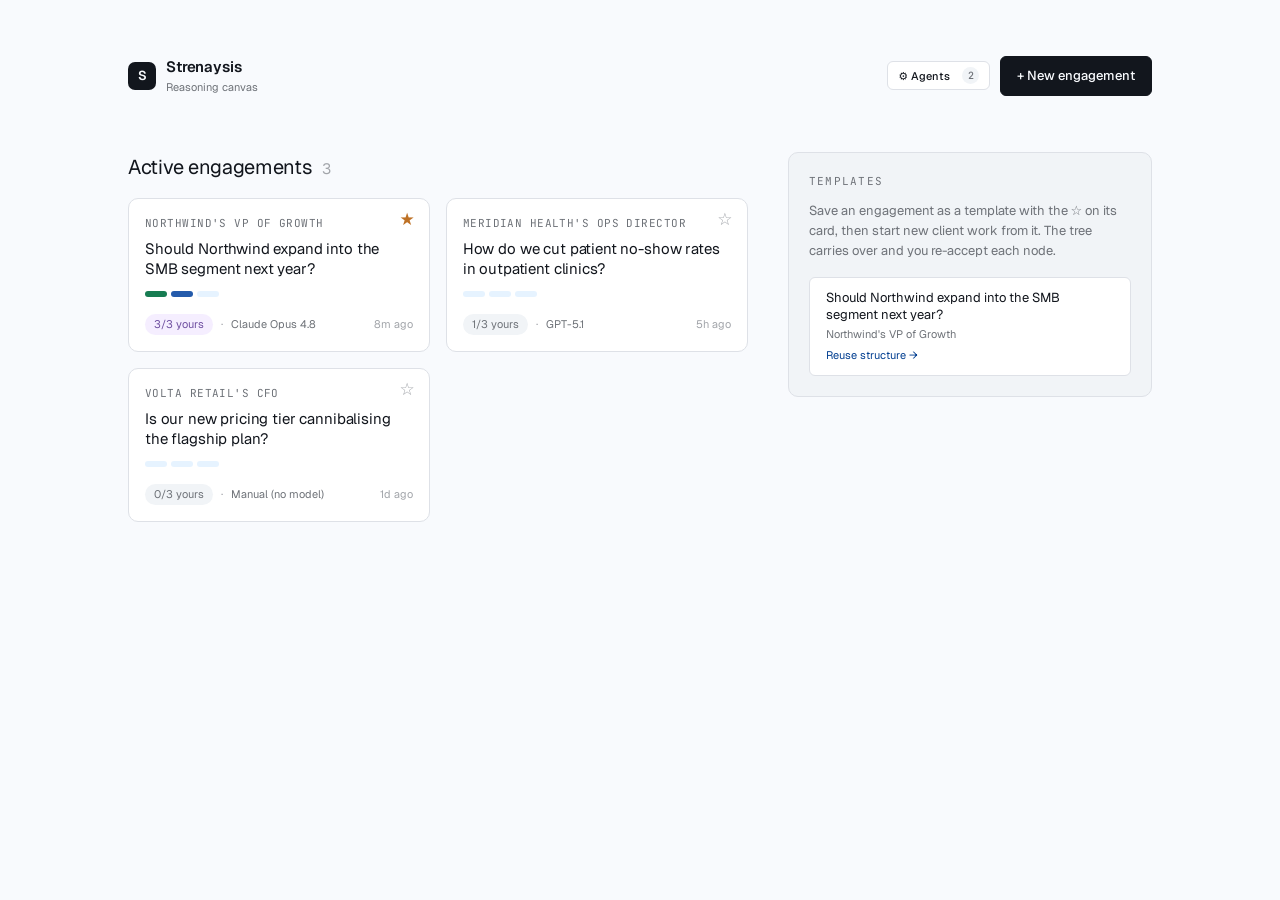
<file: prototype-canvas/index.html>
<!DOCTYPE html>
<html lang="en">
<head>
<meta charset="UTF-8" />
<meta name="viewport" content="width=device-width, initial-scale=1.0" />
<title>Strenaysis Reasoning Canvas (prototype)</title>
<link rel="preconnect" href="https://fonts.googleapis.com" />
<link rel="preconnect" href="https://fonts.gstatic.com" crossorigin />
<link href="https://fonts.googleapis.com/css2?family=Geist:wght@300;400;500;600;700&family=JetBrains+Mono:wght@400;500&display=swap" rel="stylesheet" />
<style>
/* ============================================================
   Strenaysis reasoning canvas (standalone prototype)
   Design tokens shared with the main app (web/styles.css).
   No build step, no server, no network: mock LLM runs inline.
   ============================================================ */
:root{
  --bg:oklch(98.5% 0.004 250); --surface:oklch(100% 0 0); --surface-2:oklch(96.5% 0.005 250);
  --ink:oklch(20% 0.015 260); --ink-soft:oklch(36% 0.012 260); --muted:oklch(55% 0.01 260);
  --faint:oklch(72% 0.008 260); --line:oklch(91% 0.008 260); --line-soft:oklch(95% 0.006 260);
  --accent:oklch(48% 0.14 258); --accent-ink:oklch(38% 0.15 258); --accent-bg:oklch(96% 0.03 258);
  --success:oklch(52% 0.11 160); --success-bg:oklch(96% 0.03 160);
  --warning:oklch(62% 0.13 60); --warning-bg:oklch(96% 0.04 75);
  --human:oklch(50% 0.13 300); --human-bg:oklch(96% 0.03 300);
  --sans:"Geist",ui-sans-serif,system-ui,-apple-system,sans-serif;
  --mono:"JetBrains Mono",ui-monospace,SFMono-Regular,Menlo,monospace;
  --text-xs:.6875rem; --text-sm:.8125rem; --text-base:.9375rem; --text-lg:1.0625rem; --text-xl:1.25rem; --text-2xl:2rem;
  --s-1:4px; --s-2:8px; --s-3:12px; --s-4:16px; --s-5:20px; --s-6:28px; --s-7:40px; --s-8:56px;
  --radius:10px; --radius-sm:6px;
}
*{box-sizing:border-box;}
html,body{margin:0;height:100%;}
body{background:var(--bg);color:var(--ink);font-family:var(--sans);font-size:var(--text-base);line-height:1.5;-webkit-font-smoothing:antialiased;font-feature-settings:"ss01","cv11";}
button{font:inherit;cursor:pointer;border:none;background:none;color:inherit;}
::selection{background:var(--accent-bg);color:var(--accent-ink);}
.mono{font-family:var(--mono);}
.hidden{display:none !important;}

/* ---------- buttons ---------- */
.btn{display:inline-flex;align-items:center;gap:8px;padding:9px 16px;border-radius:var(--radius-sm);font-size:var(--text-sm);font-weight:500;border:1px solid var(--line);background:var(--surface);color:var(--ink);transition:.12s;}
.btn:hover{border-color:var(--faint);}
.btn-primary{background:var(--ink);color:var(--bg);border-color:var(--ink);}
.btn-primary:hover{background:oklch(28% 0.02 260);}
.btn-accent{background:var(--accent);color:#fff;border-color:var(--accent);}
.btn-accent:hover{filter:brightness(1.08);}
.btn:disabled{opacity:.4;cursor:not-allowed;}
.btn-sm{padding:5px 10px;font-size:var(--text-xs);}
.btn-ghost{border-color:transparent;background:transparent;color:var(--muted);}
.btn-ghost:hover{background:var(--surface-2);color:var(--ink);}

/* ---------- intake / interrogate (centered) ---------- */
.stage{min-height:100vh;display:grid;place-items:center;padding:var(--s-7);}
.stage-card{width:min(680px,100%);}
.kicker{font-family:var(--mono);font-size:var(--text-xs);letter-spacing:.14em;text-transform:uppercase;color:var(--muted);margin-bottom:var(--s-4);}
.stage h1{font-size:var(--text-2xl);letter-spacing:-.02em;line-height:1.1;margin:0 0 var(--s-3);}
.stage .lede{color:var(--ink-soft);font-size:var(--text-lg);margin:0 0 var(--s-6);max-width:52ch;}
.field{width:100%;border:1px solid var(--line);border-radius:var(--radius);background:var(--surface);padding:var(--s-4);font:inherit;color:var(--ink);resize:vertical;transition:.12s;}
.field:focus{outline:none;border-color:var(--accent);box-shadow:0 0 0 3px var(--accent-bg);}
textarea.field{min-height:96px;line-height:1.5;}
.row{display:flex;align-items:center;gap:var(--s-3);flex-wrap:wrap;}
.spread{justify-content:space-between;}
.mt-4{margin-top:var(--s-4);} .mt-6{margin-top:var(--s-6);} .mt-2{margin-top:var(--s-2);}

/* model picker */
.model-pick{display:inline-flex;align-items:center;gap:8px;padding:7px 12px;border:1px solid var(--line);border-radius:999px;font-size:var(--text-sm);background:var(--surface);}
.model-pick select{border:none;background:none;font:inherit;color:var(--ink);font-weight:500;cursor:pointer;outline:none;}
.dot{width:7px;height:7px;border-radius:50%;background:var(--success);}
.dot.off{background:var(--faint);}

/* interrogation questions */
.q-block{border:1px solid var(--line);border-radius:var(--radius);padding:var(--s-4) var(--s-5);margin-bottom:var(--s-3);background:var(--surface);}
.q-block label{display:block;font-weight:500;margin-bottom:2px;}
.q-block .hint{color:var(--muted);font-size:var(--text-sm);margin-bottom:var(--s-3);}
.q-block input{width:100%;border:none;border-bottom:1px solid var(--line);padding:8px 0;font:inherit;background:none;color:var(--ink);}
.q-block input:focus{outline:none;border-color:var(--accent);}
.thinking-note{display:flex;gap:10px;align-items:flex-start;background:var(--warning-bg);border:1px solid oklch(88% 0.05 75);border-radius:var(--radius-sm);padding:var(--s-3) var(--s-4);font-size:var(--text-sm);color:var(--ink-soft);margin-top:var(--s-5);}
.fw-picker{display:flex;gap:6px;flex-wrap:wrap;}
.fw-opt{padding:7px 13px;border:1px solid var(--line);border-radius:999px;font-size:var(--text-sm);color:var(--ink-soft);background:var(--surface);transition:.12s;}
.fw-opt.on{background:var(--ink);color:var(--bg);border-color:var(--ink);}
.fw-opt:hover:not(.on){border-color:var(--faint);}

/* ---------- canvas app shell ---------- */
.app{display:grid;grid-template-columns:236px 1fr 360px;grid-template-rows:minmax(0,1fr);height:100vh;}
.app.no-panel{grid-template-columns:236px 1fr;}
.side{border-right:1px solid var(--line);background:var(--surface);padding:var(--s-5);display:flex;flex-direction:column;gap:var(--s-5);overflow:auto;min-height:0;}
.brand{display:flex;align-items:center;gap:10px;}
.brand-glyph{width:28px;height:28px;border-radius:7px;background:var(--ink);color:var(--bg);display:grid;place-items:center;font-weight:600;font-size:var(--text-sm);letter-spacing:-.02em;}
.brand-name{font-weight:600;letter-spacing:-.01em;}
.brand-sub{font-size:var(--text-xs);color:var(--muted);}
.side-label{font-family:var(--mono);font-size:var(--text-xs);letter-spacing:.12em;text-transform:uppercase;color:var(--muted);margin-bottom:var(--s-2);}
.q-recap{font-size:var(--text-sm);color:var(--ink-soft);line-height:1.45;background:var(--surface-2);border-radius:var(--radius-sm);padding:var(--s-3);}
.ctx-item{font-size:var(--text-sm);padding:6px 0;border-bottom:1px solid var(--line-soft);}
.ctx-item b{font-weight:500;color:var(--ink);} .ctx-item span{color:var(--muted);}

/* main column */
.main{display:flex;flex-direction:column;min-width:0;min-height:0;background:var(--bg);}
.topbar{display:flex;align-items:center;gap:var(--s-3);padding:var(--s-4) var(--s-5);border-bottom:1px solid var(--line);background:var(--surface);}
.topbar .title{font-weight:600;letter-spacing:-.01em;margin-right:auto;overflow:hidden;text-overflow:ellipsis;white-space:nowrap;}
.seg{display:inline-flex;border:1px solid var(--line);border-radius:999px;overflow:hidden;background:var(--surface);}
.seg button{padding:6px 14px;font-size:var(--text-sm);color:var(--muted);}
.seg button.on{background:var(--ink);color:var(--bg);}
.pill{display:inline-flex;align-items:center;gap:6px;padding:5px 11px;border-radius:999px;font-size:var(--text-xs);border:1px solid var(--line);color:var(--ink-soft);}

/* the tree canvas */
.canvas{flex:1;overflow:auto;padding:var(--s-7) var(--s-6);}
.tree{display:flex;flex-direction:column;gap:6px;max-width:820px;margin:0 auto;}
.tier-label{font-family:var(--mono);font-size:var(--text-xs);letter-spacing:.1em;text-transform:uppercase;color:var(--faint);margin:var(--s-3) 0 4px 2px;}

/* node card */
.node{position:relative;border:1px solid var(--line);background:var(--surface);border-radius:var(--radius-sm);padding:9px 13px;transition:.12s;cursor:pointer;}
.node:hover{border-color:var(--faint);}
.node.sel{border-color:var(--accent);box-shadow:0 0 0 3px var(--accent-bg);}

/* children group + continuous connectors */
.node-group{display:flex;flex-direction:column;}
.node-kids{position:relative;margin:5px 0 0 20px;padding-left:22px;display:flex;flex-direction:column;gap:5px;}
.node-kids::before{content:"";position:absolute;left:0;top:-7px;bottom:0;width:1.5px;background:var(--line);}
.node.child::before{content:"";position:absolute;left:-22px;top:50%;width:22px;height:1.5px;background:var(--line);}
.node-kids > .node:last-of-type::after{content:"";position:absolute;left:-23px;top:calc(50% + 1px);bottom:-6px;width:3px;background:var(--bg);}
.node.root{background:var(--ink);color:var(--bg);border-color:var(--ink);cursor:default;padding:var(--s-3) var(--s-4);border-radius:var(--radius);}
.node.root .node-title{font-size:var(--text-lg);}
.node.root:hover{border-color:var(--ink);}
.node.root .chip{background:oklch(100% 0 0 / .12);color:oklch(100% 0 0 / .88);border-color:oklch(100% 0 0 / .22);}
.node-head{display:flex;align-items:center;gap:8px;}
.node-title{font-weight:500;letter-spacing:-.005em;flex:1;line-height:1.35;}
.node-grip{width:12px;flex:none;text-align:center;color:var(--faint);font-size:var(--text-sm);line-height:1;cursor:grab;opacity:0;transition:opacity .12s;user-select:none;}
.node:hover .node-grip{opacity:.55;}
.node-grip:active{cursor:grabbing;}
.node.dragging{opacity:.4;}
.node.drop-before{box-shadow:0 -2px 0 0 var(--accent);}
.node.drop-after{box-shadow:0 2px 0 0 var(--accent);}
.node-meta{display:flex;align-items:center;gap:6px;margin-top:6px;flex-wrap:wrap;}

/* chips + badges */
.chip{font-size:var(--text-xs);padding:2px 8px;border-radius:999px;border:1px solid var(--line);color:var(--muted);white-space:nowrap;}
.chip.phase-question{background:var(--surface-2);}
.chip.phase-approach{background:var(--accent-bg);color:var(--accent-ink);border-color:transparent;}
.chip.phase-executing{background:var(--accent);color:#fff;border-color:transparent;}
.chip.phase-finding{background:var(--success-bg);color:var(--success);border-color:transparent;}
.prov{font-size:var(--text-xs);padding:2px 8px;border-radius:999px;display:inline-flex;align-items:center;gap:5px;white-space:nowrap;}
.prov.ai{background:var(--surface-2);color:var(--muted);}
.prov.edited{background:var(--accent-bg);color:var(--accent-ink);}
.prov.human{background:var(--human-bg);color:var(--human);}
.prov::before{content:"";width:6px;height:6px;border-radius:50%;background:currentColor;opacity:.7;}
.accepted-tick{color:var(--success);font-size:var(--text-sm);}
.own{font-size:var(--text-xs);padding:2px 9px;border-radius:999px;white-space:nowrap;font-weight:var(--w-medium);}
.own-yours{background:var(--human-bg);color:var(--human);}
.own-draft{background:var(--surface-2);color:var(--muted);}
.tier-hint{text-transform:none;letter-spacing:0;color:var(--faint);font-weight:var(--w-normal);}

/* add-node affordance */
.add-node{align-self:flex-start;border:1.5px dashed var(--line);border-radius:var(--radius-sm);padding:6px 11px;color:var(--muted);font-size:var(--text-sm);display:inline-flex;gap:6px;align-items:center;transition:.12s;}
.add-node:hover{border-color:var(--accent);color:var(--accent-ink);}
.add-node.child-add{margin:6px 0 0 42px;}
.add-node.add-top{margin:10px 0 0 0;}

/* ---------- right detail panel ---------- */
.panel{border-left:1px solid var(--line);background:var(--surface);display:flex;flex-direction:column;overflow:hidden;min-height:0;}
.panel-head{padding:var(--s-4) var(--s-5);border-bottom:1px solid var(--line);display:flex;align-items:center;gap:8px;}
.panel-head .side-label{margin:0;}
.panel-body{padding:var(--s-5);overflow:auto;flex:1;min-height:0;display:flex;flex-direction:column;gap:var(--s-5);}
.panel-empty{color:var(--muted);font-size:var(--text-sm);padding:var(--s-7) var(--s-5);text-align:center;}
.p-title{width:100%;border:none;font:inherit;font-size:var(--text-lg);font-weight:500;letter-spacing:-.01em;color:var(--ink);background:none;line-height:1.3;}
.p-title:focus{outline:none;}
.section-h{font-size:var(--text-xs);font-weight:600;letter-spacing:.04em;text-transform:uppercase;color:var(--muted);margin-bottom:6px;display:flex;align-items:center;gap:8px;}
.rationale{width:100%;border:1px solid var(--line-soft);border-radius:var(--radius-sm);background:var(--surface-2);padding:12px var(--s-3);font:inherit;font-size:var(--text-sm);color:var(--ink-soft);line-height:1.6;resize:vertical;min-height:120px;transition:.12s;}
/* node panel hierarchy */
.panel-divider{height:1px;background:var(--line);margin:var(--s-2) 0;}
.ai-rat{border:1px solid var(--line);border-radius:var(--radius-sm);background:var(--surface-2);overflow:hidden;}
.ai-rat > summary{list-style:none;cursor:pointer;padding:10px var(--s-3);display:flex;align-items:center;gap:8px;font-size:var(--text-sm);color:var(--ink-soft);}
.ai-rat > summary::-webkit-details-marker{display:none;}
.ai-rat > summary::before{content:"▸";color:var(--faint);font-size:var(--text-xs);transition:.12s;}
.ai-rat[open] > summary::before{transform:rotate(90deg);}
.ai-rat-t{font-weight:var(--w-medium);}
.ai-rat-badge{margin-left:auto;font-size:var(--text-xs);color:var(--muted);background:var(--surface);border:1px solid var(--line);border-radius:999px;padding:1px 8px;}
.ai-rat-body{padding:0 var(--s-3) var(--s-3);border-top:1px solid var(--line-soft);}
.ai-rat-body p{margin:var(--s-3) 0 0;font-size:var(--text-sm);color:var(--ink-soft);line-height:1.55;}
.ai-rat-lbl{font-family:var(--mono);font-size:var(--text-xs);text-transform:uppercase;letter-spacing:.06em;color:var(--muted);margin-right:4px;}
.ai-rat-note{color:var(--muted)!important;font-style:italic;font-size:var(--text-xs)!important;}
.pt-block{}
.pt-head{margin-bottom:var(--s-3);}
.pt-title{display:block;font-size:var(--text-lg);font-weight:var(--w-semibold);letter-spacing:-.01em;color:var(--ink);}
.pt-sub{display:block;font-size:var(--text-xs);color:var(--muted);margin-top:2px;}
.exec-group-h{font-size:var(--text-xs);font-weight:var(--w-semibold);letter-spacing:.08em;text-transform:uppercase;color:var(--faint);margin-bottom:var(--s-3);}
.exec-group{display:flex;flex-direction:column;gap:var(--s-3);}
.rationale:focus{outline:none;background:var(--surface);border-color:var(--accent);box-shadow:0 0 0 3px var(--accent-bg);color:var(--ink);}
.phase-picker{display:flex;gap:6px;flex-wrap:wrap;}
.phase-opt{padding:5px 10px;border:1px solid var(--line);border-radius:999px;font-size:var(--text-xs);color:var(--muted);}
.phase-opt.on{background:var(--ink);color:var(--bg);border-color:var(--ink);}
.tiny-note{margin:6px 0 0;font-size:var(--text-xs);color:var(--muted);line-height:1.5;}
.section-h .hint-inline{font-weight:var(--w-normal);text-transform:none;letter-spacing:0;color:var(--warning);margin-left:6px;}
.exec-stub{background:var(--accent-bg);border:1px solid oklch(90% 0.03 258);border-radius:var(--radius-sm);padding:var(--s-3) var(--s-4);font-size:var(--text-sm);color:var(--ink-soft);}
.exec-head{display:flex;align-items:center;gap:8px;font-weight:var(--w-medium);color:var(--accent-ink);flex-wrap:wrap;}
.exec-scope{font-weight:var(--w-normal);color:var(--muted);font-size:var(--text-xs);}
/* agent picker (node panel Run by) */
.agent-picker{display:flex;flex-direction:column;gap:6px;}
.agent-pick-row{text-align:left;border:1px solid var(--line);border-radius:var(--radius-sm);padding:9px 12px;background:var(--surface);transition:.12s;display:flex;flex-direction:column;gap:2px;}
.agent-pick-row:hover{border-color:var(--faint);}
.agent-pick-row.on{border-color:var(--accent);background:var(--accent-bg);}
.agent-pick-name{font-size:var(--text-sm);font-weight:var(--w-medium);color:var(--ink);}
.agent-pick-scope{font-size:var(--text-xs);color:var(--muted);}
.agent-pick-connect{color:var(--accent-ink);border-style:dashed;text-align:center;font-size:var(--text-sm);}
.agent-pick-connect .agent-pick-name{color:var(--accent-ink);}
.exec-note{font-size:var(--text-xs);color:var(--muted);margin-top:8px;line-height:1.5;}
.activity{font-family:var(--mono);font-size:var(--text-xs);color:var(--muted);margin-top:8px;line-height:1.5;display:flex;align-items:center;gap:6px;}
.progress{height:6px;border-radius:999px;background:oklch(92% 0.02 258);overflow:hidden;margin-top:8px;}
.progress > i{display:block;height:100%;background:var(--accent);border-radius:999px;transition:width .4s;}
.dot-run{width:7px;height:7px;border-radius:50%;background:var(--accent);animation:pulse 1.4s ease-in-out infinite;flex:none;}
@keyframes pulse{0%,100%{opacity:1;}50%{opacity:.35;}}
@media (prefers-reduced-motion: reduce){.dot-run{animation:none;}}
.panel-foot{border-top:1px solid var(--line);padding:var(--s-4) var(--s-5);display:flex;gap:8px;flex-wrap:wrap;}

/* status board */
.board{display:grid;grid-template-columns:repeat(4,minmax(190px,1fr));gap:var(--s-4);align-items:start;}
.col{display:flex;flex-direction:column;gap:var(--s-3);min-width:0;}
.col-head{display:flex;align-items:center;gap:8px;padding-bottom:var(--s-1);border-bottom:1px solid var(--line);position:sticky;top:0;background:var(--bg);}
.col-head .lbl{font-family:var(--mono);font-size:var(--text-xs);letter-spacing:.1em;text-transform:uppercase;color:var(--muted);}
.col-head .ct{font-size:var(--text-xs);color:var(--faint);margin-left:auto;}
.col-empty{font-size:var(--text-xs);color:var(--faint);text-align:center;padding:var(--s-4) 0;}
.bcard{border:1px solid var(--line);background:var(--surface);border-radius:var(--radius);padding:var(--s-3);cursor:pointer;transition:.12s;}
.bcard:hover{border-color:var(--faint);}
.bcard.sel{border-color:var(--accent);box-shadow:0 0 0 3px var(--accent-bg);}
.bcard-parent{font-size:var(--text-xs);color:var(--faint);margin-bottom:4px;}
.bcard-num{font-family:var(--mono);letter-spacing:.04em;}
.bcard-title{font-size:var(--text-sm);font-weight:var(--w-medium);line-height:1.35;letter-spacing:-.005em;}
.bcard-meta{display:flex;gap:6px;margin-top:8px;align-items:center;flex-wrap:wrap;}
.bhint{font-size:var(--text-xs);color:var(--faint);margin-top:8px;}
.bfind{font-size:var(--text-xs);color:var(--ink-soft);line-height:1.5;margin-top:8px;padding:8px;background:var(--success-bg);border-radius:var(--radius-sm);}
.brun{margin-top:8px;}

/* home / engagements */
.home{min-height:100vh;max-width:1080px;margin:0 auto;padding:var(--s-8) var(--s-6);}
.home-head{display:flex;align-items:center;justify-content:space-between;margin-bottom:var(--s-8);}
.home-body{display:grid;grid-template-columns:1fr;gap:var(--s-6);align-items:start;}
@media(min-width:960px){.home-body{grid-template-columns:minmax(0,1.7fr) minmax(240px,1fr);gap:var(--s-7);}}
.home-main{min-width:0;}
.home-h2{font-size:var(--text-xl);font-weight:var(--w-semibold);letter-spacing:-.015em;margin:0 0 var(--s-4);display:flex;align-items:baseline;gap:10px;}
.home-count{font-size:var(--text-base);color:var(--faint);font-weight:var(--w-normal);}
.home-rail{background:var(--surface-2);border:1px solid var(--line);border-radius:var(--radius);padding:var(--s-5);align-self:start;}
.rail-h{font-family:var(--mono);font-size:var(--text-xs);letter-spacing:.12em;text-transform:uppercase;color:var(--muted);margin-bottom:var(--s-2);}
.tmpl-empty{font-size:var(--text-sm);color:var(--faint);line-height:1.55;padding:var(--s-4);border:1px dashed var(--line);border-radius:var(--radius-sm);background:var(--surface);}
.home-head-actions{display:flex;align-items:center;gap:10px;}
.agent-count-pill{display:inline-grid;place-items:center;min-width:17px;height:17px;padding:0 4px;border-radius:999px;background:var(--surface-2);color:var(--muted);font-size:10px;font-family:var(--mono);margin-left:4px;}
/* connected agents */
.ag-intro{margin-bottom:var(--s-6);}
.ag-lede{color:var(--muted);font-size:var(--text-sm);line-height:1.6;max-width:64ch;margin-top:6px;}
.ag-grid{display:grid;grid-template-columns:repeat(auto-fill,minmax(240px,1fr));gap:var(--s-4);}
.ag-card{border:1px solid var(--line);background:var(--surface);border-radius:var(--radius);padding:var(--s-4);display:flex;flex-direction:column;gap:8px;}
.ag-card-top{display:flex;align-items:center;justify-content:space-between;gap:8px;}
.ag-name{font-weight:var(--w-medium);letter-spacing:-.005em;}
.ag-remove{font-size:var(--text-lg);line-height:1;color:var(--faint);padding:0 4px;border-radius:6px;}
.ag-remove:hover{color:var(--warning);background:var(--surface-2);}
.ag-provider{font-family:var(--mono);font-size:var(--text-xs);letter-spacing:.04em;text-transform:uppercase;color:var(--muted);}
.ag-scope{display:flex;gap:5px;flex-wrap:wrap;}
.ag-noscope{font-size:var(--text-xs);color:var(--faint);font-style:italic;}
.ag-foot{font-size:var(--text-xs);color:var(--faint);margin-top:2px;}
.eng-grid{display:grid;grid-template-columns:repeat(auto-fill,minmax(240px,1fr));gap:var(--s-4);}
.eng-card{position:relative;border:1px solid var(--line);background:var(--surface);border-radius:var(--radius);transition:.14s;}
.eng-card:hover{border-color:var(--faint);transform:translateY(-2px);box-shadow:0 8px 24px oklch(20% 0.02 260 / .06);}
.eng-open{display:flex;flex-direction:column;gap:var(--s-2);padding:var(--s-4);cursor:pointer;}
.eng-star{position:absolute;top:10px;right:10px;z-index:2;font-size:var(--text-lg);line-height:1;color:var(--faint);padding:2px 4px;border-radius:6px;transition:.12s;}
.eng-star:hover{color:var(--ink);background:var(--surface-2);}
.eng-star.on{color:var(--warning);}
.eng-client{font-size:var(--text-xs);font-family:var(--mono);letter-spacing:.04em;color:var(--muted);text-transform:uppercase;}
.eng-q{font-size:var(--text-base);font-weight:var(--w-medium);line-height:1.3;letter-spacing:-.01em;color:var(--ink);}
.eng-pips{display:flex;gap:4px;margin-top:var(--s-1);min-height:8px;align-items:center;}
.pip{width:22px;height:6px;border-radius:999px;background:var(--surface-2);}
.pip-question{background:var(--line);}
.pip-approach{background:var(--accent-bg);}
.pip-executing{background:var(--accent);}
.pip-finding{background:var(--success);}
.eng-muted{font-size:var(--text-xs);color:var(--faint);}
.eng-foot{display:flex;align-items:center;gap:8px;font-size:var(--text-xs);color:var(--muted);margin-top:var(--s-2);flex-wrap:wrap;}
.eng-dot{color:var(--faint);}
.eng-when{margin-left:auto;color:var(--faint);}
.home-empty{border:1.5px dashed var(--line);border-radius:var(--radius);padding:var(--s-8);text-align:center;color:var(--muted);display:flex;flex-direction:column;gap:var(--s-4);align-items:center;}
.tmpl-note{font-size:var(--text-sm);color:var(--muted);line-height:1.55;margin:var(--s-3) 0 var(--s-4);max-width:44ch;}
.tmpl-list{display:flex;flex-direction:column;gap:var(--s-2);}
.tmpl-row{text-align:left;border:1px solid var(--line);background:var(--surface);border-radius:var(--radius-sm);padding:var(--s-3) var(--s-4);display:flex;flex-direction:column;gap:2px;transition:.12s;}
.tmpl-row:hover{border-color:var(--accent);background:var(--accent-bg);}
.tmpl-title{font-size:var(--text-sm);font-weight:var(--w-medium);line-height:1.3;}
.tmpl-client{font-size:var(--text-xs);color:var(--muted);}
.tmpl-cta{font-size:var(--text-xs);color:var(--accent-ink);margin-top:2px;}
.tmpl-carry{font-size:var(--text-sm);color:var(--accent-ink);background:var(--accent-bg);border-radius:var(--radius-sm);padding:var(--s-3) var(--s-4);margin:0 0 var(--s-4);line-height:1.5;}
/* sidebar engagement switcher */
.eng-switch{display:flex;flex-direction:column;gap:var(--s-2);}
.eng-home-link{text-align:left;font-size:var(--text-sm);color:var(--muted);padding:6px 8px;border-radius:var(--radius-sm);transition:.12s;}
.eng-home-link:hover{background:var(--surface-2);color:var(--ink);}
.eng-select{width:100%;border:1px solid var(--line);border-radius:var(--radius-sm);padding:7px 8px;font:inherit;font-size:var(--text-sm);color:var(--ink);background:var(--surface);cursor:pointer;}
.eng-select:focus{outline:none;border-color:var(--accent);}

/* ---------- deliverable view ---------- */
.dv{min-height:100vh;background:var(--surface-2);}
.dv-bar{position:sticky;top:0;z-index:5;display:flex;align-items:center;gap:var(--s-3);padding:var(--s-4) var(--s-5);background:var(--surface);border-bottom:1px solid var(--line);}
.dv-spacer{margin-left:auto;}
.dv-toggle{display:inline-flex;align-items:center;gap:8px;font-size:var(--text-sm);color:var(--ink-soft);cursor:pointer;}
.dv-toggle input{accent-color:var(--accent);width:15px;height:15px;}
.dv-page{max-width:70ch;margin:var(--s-7) auto var(--s-8);background:var(--surface);border:1px solid var(--line);border-radius:var(--radius);padding:var(--s-8);}
.dv-kicker{font-family:var(--mono);font-size:var(--text-xs);letter-spacing:.12em;text-transform:uppercase;color:var(--muted);}
.dv-page h1{font-size:var(--text-2xl);letter-spacing:-.02em;line-height:1.12;margin:var(--s-2) 0 var(--s-3);}
.dv-decision{color:var(--ink-soft);font-size:var(--text-lg);margin:0 0 var(--s-5);}
.dv-caveat{font-size:var(--text-sm);color:var(--warning);margin:0 0 var(--s-5);}
.dv-branch{padding:var(--s-6) 0;border-top:1px solid var(--line-soft);}
.dv-branch h2{display:flex;gap:var(--s-3);align-items:baseline;font-size:var(--text-lg);letter-spacing:-.01em;margin:0 0 var(--s-3);}
.dv-branch h2 .n{color:var(--faint);font-variant-numeric:tabular-nums;font-weight:var(--w-normal);}
.dv-rat{margin:var(--s-3) 0;}
.dv-rat .lbl{font-family:var(--mono);font-size:var(--text-xs);text-transform:uppercase;letter-spacing:.08em;color:var(--muted);display:block;margin-bottom:3px;}
.dv-rat p{margin:0;color:var(--ink-soft);font-size:var(--text-sm);line-height:1.6;max-width:65ch;}
.dv-sub{margin:var(--s-3) 0 0;padding-left:var(--s-5);color:var(--ink-soft);font-size:var(--text-sm);}
.dv-sub li{margin:3px 0;}
.dv-finding{margin-top:var(--s-4);padding:var(--s-4);background:var(--success-bg);border-radius:var(--radius-sm);font-size:var(--text-sm);color:var(--ink-soft);line-height:1.55;}
.dv-finding .lbl{display:block;color:var(--success);font-weight:var(--w-semibold);font-size:var(--text-xs);text-transform:uppercase;letter-spacing:.06em;margin-bottom:4px;}
.dv-by{font-size:var(--text-xs);color:var(--faint);margin-top:var(--s-3);}
.draft-tag{font-size:var(--text-xs);color:var(--warning);background:var(--warning-bg);border-radius:999px;padding:1px 8px;vertical-align:middle;}
.dv-foot{margin-top:var(--s-7);padding-top:var(--s-4);border-top:1px solid var(--line-soft);font-size:var(--text-xs);color:var(--faint);}
.dv-empty{width:min(52ch,90%);margin:var(--s-9) auto;text-align:center;color:var(--muted);display:flex;flex-direction:column;gap:var(--s-4);align-items:center;}
.dv-empty h1{font-size:var(--text-xl);color:var(--ink);margin:0;}
.dv-empty p{margin:0;line-height:1.6;}
@media print{
  .dv-bar{display:none;}
  .dv{background:#fff;}
  .dv-page{margin:0;max-width:none;border:none;border-radius:0;padding:0;}
  .dv-branch{break-inside:avoid;}
  .draft-tag{display:none;}
}
.dv-bar .seg{margin:0;}

/* communicate: client update */
.cu-page{max-width:72ch;}
.cu-draftbar{display:flex;align-items:center;justify-content:space-between;gap:var(--s-4);background:var(--accent-bg);border-radius:var(--radius-sm);padding:var(--s-3) var(--s-4);margin-bottom:var(--s-5);font-size:var(--text-sm);color:var(--accent-ink);}
.cu-actions{display:flex;gap:8px;align-items:center;flex-wrap:wrap;}
@media print{
  .cu-draftbar,.cu-addrow,.cu-internal,.cu-internal-sec{display:none !important;}
  .cu-page{border:none;box-shadow:none;max-width:none;}
  .dv{background:#fff;}
}
/* client-facing read-only view */
.cv-bar{background:var(--ink);border-color:var(--ink);}
.cv-from{color:var(--bg);font-size:var(--text-sm);font-weight:var(--w-medium);}
.cv-bar .btn{background:transparent;color:var(--bg);border-color:oklch(100% 0 0 / .28);}
.cv-bar .btn:hover{border-color:oklch(100% 0 0 / .55);}
.cv-branch h2{align-items:center;}
.cv-status.done{background:var(--success-bg);color:var(--success);}
.cv-status.prog{background:var(--accent-bg);color:var(--accent-ink);}
.cv-status.plan{background:var(--surface-2);color:var(--muted);}
.cv-react{margin-top:var(--s-6);padding-top:var(--s-5);border-top:1px solid var(--line-soft);display:flex;gap:8px;align-items:center;flex-wrap:wrap;}
.cv-react span{font-size:var(--text-sm);color:var(--muted);margin-right:auto;}

/* Present: editable deck */
.pz{min-height:100vh;display:flex;flex-direction:column;background:var(--surface-2);}
.pz-title{font-family:var(--mono);font-size:var(--text-xs);letter-spacing:.1em;text-transform:uppercase;color:var(--muted);}
.pz-saved{font-size:var(--text-xs);color:var(--success);}
.pz-stage-wrap{flex:1;display:flex;align-items:center;justify-content:center;gap:var(--s-4);padding:var(--s-6) var(--s-4);min-height:0;}
.pz-nav{width:40px;height:40px;border-radius:50%;border:1px solid var(--line);background:var(--surface);font-size:var(--text-xl);color:var(--ink);display:grid;place-items:center;flex:none;transition:.12s;}
.pz-nav:hover:not(:disabled){border-color:var(--faint);}
.pz-nav:disabled{opacity:.3;cursor:not-allowed;}
.pz-stage{width:min(880px,100%);aspect-ratio:16/9;background:var(--surface);border:1px solid var(--line);border-radius:var(--radius);box-shadow:0 12px 40px oklch(20% 0.02 260 / .1);overflow:hidden;}
.slide{width:100%;height:100%;display:flex;flex-direction:column;padding:clamp(24px,4vw,52px);}
.slide-title{justify-content:center;gap:var(--s-4);}
.slide-brand{font-family:var(--mono);font-size:var(--text-xs);letter-spacing:.14em;text-transform:uppercase;color:var(--muted);}
.slide-h1{font-size:clamp(1.6rem,3.4vw,2.6rem);font-weight:var(--w-semibold);letter-spacing:-.02em;line-height:1.1;margin:0;color:var(--ink);}
.slide-sub{font-size:clamp(0.95rem,1.6vw,1.25rem);color:var(--ink-soft);}
.slide-eyebrow{font-family:var(--mono);font-size:var(--text-xs);letter-spacing:.1em;text-transform:uppercase;color:var(--accent-ink);margin-bottom:var(--s-3);}
.slide-h2{font-size:clamp(1.25rem,2.4vw,1.9rem);font-weight:var(--w-semibold);letter-spacing:-.015em;line-height:1.15;margin:0 0 var(--s-5);color:var(--ink);}
.slide-bullets{list-style:none;margin:0;padding:0;display:flex;flex-direction:column;gap:var(--s-3);flex:1;}
.slide-bullets li{display:flex;gap:12px;align-items:flex-start;}
.slide-bullets li::before{content:"";width:7px;height:7px;border-radius:50%;background:var(--accent);margin-top:9px;flex:none;}
.slide-bullet{font-size:clamp(0.95rem,1.5vw,1.2rem);line-height:1.5;color:var(--ink-soft);flex:1;}
[contenteditable]{outline:none;border-radius:4px;transition:background .12s;}
[contenteditable]:hover{background:var(--surface-2);}
[contenteditable]:focus{background:var(--accent-bg);box-shadow:0 0 0 2px var(--accent-bg);}
.slide-delb{opacity:0;border:none;background:none;color:var(--muted);font-size:var(--text-lg);line-height:1;cursor:pointer;padding:0 4px;}
.slide-bullets li:hover .slide-delb{opacity:1;}
.slide-delb:hover{color:var(--warning);}
.slide-addb{align-self:flex-start;font-size:var(--text-xs);color:var(--muted);border:1px dashed var(--line);border-radius:999px;padding:4px 10px;margin-top:var(--s-3);}
.slide-addb:hover{border-color:var(--accent);color:var(--accent-ink);}
.slide-foot{font-family:var(--mono);font-size:var(--text-xs);color:var(--faint);margin-top:var(--s-4);}
.pz-rail{display:flex;gap:var(--s-2);padding:var(--s-3) var(--s-4);overflow-x:auto;border-top:1px solid var(--line);background:var(--surface);}
.pz-thumb{flex:none;width:150px;text-align:left;border:1px solid var(--line);border-radius:var(--radius-sm);padding:8px 10px;background:var(--surface);display:flex;flex-direction:column;gap:3px;transition:.12s;}
.pz-thumb:hover{border-color:var(--faint);}
.pz-thumb.on{border-color:var(--accent);box-shadow:0 0 0 2px var(--accent-bg);}
.pz-thumb-n{font-family:var(--mono);font-size:var(--text-xs);color:var(--faint);}
.pz-thumb-t{font-size:var(--text-xs);color:var(--ink-soft);line-height:1.3;overflow:hidden;text-overflow:ellipsis;white-space:nowrap;}
.pz-print{display:none;}
@media print{
  .pz-stage-wrap,.pz-rail,.dv-bar{display:none;}
  .pz{background:#fff;}
  .pz-print{display:block;}
  .pz-print-slide{break-after:page;padding:0;}
  .pz-print-slide .slide{height:auto;min-height:80vh;border:1px solid var(--line);border-radius:var(--radius);}
  .slide-delb,.slide-addb{display:none;}
}
.cu-meta{font-size:var(--text-sm);color:var(--muted);margin:0 0 var(--s-5);}
.cu-goal{font-size:var(--text-lg);color:var(--ink-soft);margin:0 0 var(--s-4);line-height:1.4;}
.cu-goal b{color:var(--ink);font-weight:var(--w-medium);}
.cu-progress{margin:0 0 var(--s-4);}
.cu-progress-bar{height:8px;border-radius:999px;background:var(--surface-2);overflow:hidden;}
.cu-progress-bar > i{display:block;height:100%;background:var(--success);border-radius:999px;transition:width .4s;}
.cu-progress-txt{display:block;font-size:var(--text-sm);color:var(--muted);margin-top:6px;}
.cu-headline{background:var(--surface-2);border-radius:var(--radius-sm);padding:var(--s-4) var(--s-5);margin-bottom:var(--s-6);}
.cu-headline p{margin:0 0 var(--s-2);line-height:1.6;color:var(--ink);} .cu-headline p:last-child{margin:0;color:var(--ink-soft);font-size:var(--text-sm);}
.cu-sec{margin-top:var(--s-6);}
.cu-sec-h{font-size:var(--text-xs);font-weight:var(--w-semibold);letter-spacing:.06em;text-transform:uppercase;color:var(--muted);margin-bottom:var(--s-3);}
.cu-branch{padding:var(--s-3) 0;border-top:1px solid var(--line-soft);}
.cu-branch:first-of-type{border-top:none;}
.cu-branch.cu-new{background:linear-gradient(90deg, var(--accent-bg), transparent 60%);border-radius:var(--radius-sm);padding-left:var(--s-3);}
.cu-branch-head{display:flex;align-items:center;gap:8px;flex-wrap:wrap;}
.cu-branch-title{font-weight:var(--w-medium);}
.cu-branch-meta{display:flex;align-items:center;gap:6px;margin-top:6px;}
.cu-tag{font-size:var(--text-xs);color:var(--accent-ink);background:var(--surface);border:1px solid var(--accent);border-radius:999px;padding:1px 8px;}
.cu-finding{margin:6px 0 0;font-size:var(--text-sm);color:var(--ink-soft);line-height:1.55;}
.cu-note{font-size:var(--text-sm);color:var(--muted);margin:0 0 var(--s-3);}
.cu-req{display:flex;justify-content:space-between;gap:var(--s-3);padding:8px 0;border-top:1px solid var(--line-soft);font-size:var(--text-sm);}
.cu-req-when{color:var(--faint);font-size:var(--text-xs);white-space:nowrap;}
.cu-empty-row{font-size:var(--text-sm);color:var(--faint);padding:6px 0;}
.cu-addrow{display:flex;gap:8px;margin-top:var(--s-3);}
.cu-addrow input{flex:1;border:1px solid var(--line);border-radius:var(--radius-sm);padding:8px 10px;font:inherit;font-size:var(--text-sm);background:var(--surface);}
.cu-addrow input:focus{outline:none;border-color:var(--accent);}
.cu-react{display:flex;align-items:center;gap:10px;padding:8px 0;border-top:1px solid var(--line-soft);font-size:var(--text-sm);color:var(--ink-soft);}
.cu-react-kind{font-size:var(--text-xs);padding:2px 8px;border-radius:999px;white-space:nowrap;}
.cu-react-kind.aligned{background:var(--success-bg);color:var(--success);}
.cu-react-kind.question{background:var(--warning-bg);color:var(--warning);}
/* teammate brief */
.tb-sec{margin-top:var(--s-6);}
.tb-standing{font-size:var(--text-sm);color:var(--ink-soft);margin:0;line-height:1.6;}
.tb-row{padding:var(--s-3) 0;border-top:1px solid var(--line-soft);}
.tb-row:first-of-type{border-top:none;}
.tb-row-title{font-weight:var(--w-medium);}
.tb-why{margin:6px 0;font-size:var(--text-sm);color:var(--ink-soft);line-height:1.55;}
.tb-why .lbl,.tb-open .tb-under{font-family:var(--mono);font-size:var(--text-xs);text-transform:uppercase;letter-spacing:.06em;color:var(--muted);}
.tb-row-meta{display:flex;gap:6px;align-items:center;flex-wrap:wrap;}
.tb-has-finding{font-size:var(--text-xs);color:var(--success);}
.tb-live{display:flex;justify-content:space-between;gap:var(--s-3);padding:8px 0;border-top:1px solid var(--line-soft);font-size:var(--text-sm);}
.tb-owner{color:var(--muted);font-size:var(--text-xs);white-space:nowrap;}
.tb-open{padding:6px 0;font-size:var(--text-sm);color:var(--ink-soft);}
.tb-caveat{font-size:var(--text-sm);color:var(--ink-soft);background:var(--warning-bg);border-radius:var(--radius-sm);padding:var(--s-3) var(--s-4);margin:0;line-height:1.55;}

/* coaching thread (the grilling) */
.thread{display:flex;flex-direction:column;gap:var(--s-3);}
.th-item{background:var(--surface-2);border-radius:var(--radius-sm);padding:var(--s-3);}
.th-q{font-size:var(--text-sm);font-weight:var(--w-medium);color:var(--ink);line-height:1.45;}
.th-a{font-size:var(--text-sm);color:var(--ink-soft);margin-top:6px;line-height:1.5;}
.th-foot{margin-top:8px;}
.th-type{font-size:var(--text-xs);padding:2px 8px;border-radius:999px;text-transform:capitalize;}
.th-type.confirmed{background:var(--success-bg);color:var(--success);}
.th-type.assumption{background:var(--warning-bg);color:oklch(48% 0.1 60);}
.th-type.hypothesis{background:var(--accent-bg);color:var(--accent-ink);}
.th-follow{margin-top:8px;font-size:var(--text-sm);color:var(--accent-ink);line-height:1.5;}
.th-open{border:1px solid var(--line);border-radius:var(--radius-sm);padding:var(--s-3);}
.th-open .th-q{margin-bottom:8px;}
.th-hint{font-size:var(--text-xs);color:var(--muted);margin:8px 0;line-height:1.5;}
.th-typepick{display:flex;gap:6px;flex-wrap:wrap;}
.th-typebtn{font-size:var(--text-xs);padding:5px 10px;border-radius:999px;border:1px solid var(--line);color:var(--ink-soft);transition:.12s;}
.th-typebtn.confirmed:hover{background:var(--success-bg);color:var(--success);border-color:transparent;}
.th-typebtn.assumption:hover{background:var(--warning-bg);color:oklch(48% 0.1 60);border-color:transparent;}
.th-typebtn.hypothesis:hover{background:var(--accent-bg);color:var(--accent-ink);border-color:transparent;}
.th-done{font-size:var(--text-sm);color:var(--muted);display:flex;align-items:center;justify-content:space-between;gap:var(--s-3);padding:var(--s-2) 0;}
.th-ask{display:flex;align-items:center;gap:var(--s-3);}
.th-ask-note{font-size:var(--text-xs);color:var(--faint);}
.th-open-top{display:flex;align-items:center;justify-content:space-between;margin-bottom:8px;}
.th-live{display:flex;align-items:center;gap:6px;font-family:var(--mono);font-size:var(--text-xs);letter-spacing:.04em;color:var(--accent-ink);}
.th-pause{font-size:var(--text-xs);color:var(--muted);padding:2px 8px;border-radius:999px;}
.th-pause:hover{background:var(--surface-2);color:var(--ink);}
.cu-confirmed{margin:8px 0 0;padding-left:18px;font-size:var(--text-sm);color:var(--ink-soft);line-height:1.5;}
.cu-confirmed li{margin:2px 0;}
.cu-internal{font-size:var(--text-xs);color:var(--muted);margin:6px 0 0;font-style:italic;}

.toast{position:fixed;bottom:var(--s-6);left:50%;transform:translateX(-50%);background:var(--ink);color:var(--bg);padding:10px 18px;border-radius:999px;font-size:var(--text-sm);opacity:0;transition:.2s;pointer-events:none;z-index:60;}
.toast.show{opacity:1;}
</style>
</head>
<body>
<div id="root"></div>
<div class="toast" id="toast"></div>

<script>
"use strict";
/* ============================================================
   State
   ============================================================ */
const MODELS = [
  {id:"opus", name:"Claude Opus 4.8", live:true},
  {id:"gpt", name:"GPT-5.1", live:true},
  {id:"gemini", name:"Gemini 3 Pro", live:true},
  {id:"none", name:"No model (I'll author manually)", live:false},
];
const PHASES = [
  {id:"question", label:"Open"},
  {id:"approach", label:"Framed"},
  {id:"executing", label:"Running"},
  {id:"finding", label:"Answered"},
];

/* The 4 typed analysis frameworks, restored from the original Strenaysis.
   A new engagement is seeded from the framework that best fits the question,
   then the canvas stays fully flexible (edit / add / reorder / delete). */
const NODE_WHY = {
  "Objective":"Defines the business question precisely so the analysis solves the right problem.",
  "Metric":"Defines success and guardrails so every later trade-off stays grounded.",
  "Segmentation":"Shows where to cut the problem so the analysis is comparable and decision-useful.",
  "Drivers":"Identifies the key levers and hypotheses that most likely explain the outcome.",
  "Data":"Clarifies what evidence exists, what is missing, and what can credibly answer the question.",
  "Model":"Chooses the analytical engine that best supports prediction, ranking, or prioritization.",
  "Decision":"Translates the analysis into a concrete business action, threshold, or targeting rule.",
  "Result":"Summarizes the expected or observed performance so the recommendation is evidence-backed.",
  "Takeaway":"Packages the final message into the clearest recommendation, caveats, and next steps.",
  "Hypotheses":"Frames the causal stories worth testing before jumping into intervention design.",
  "Experiment Design":"Specifies how to estimate causal impact cleanly and credibly.",
  "Constraints":"Makes the real-world limits explicit so the framework stays actionable.",
  "Impact":"Sizes the business upside and trade-offs so action can be prioritized rationally.",
};
const FRAMEWORKS = {
  predictive_modeling:      { label:"Predictive Modeling",       stages:["Objective","Metric","Drivers","Data","Model","Decision","Result","Takeaway"] },
  descriptive_analysis:     { label:"Descriptive Analysis",      stages:["Objective","Metric","Segmentation","Drivers","Data","Result","Takeaway"] },
  experiment_causal:        { label:"Experiment / Causal",       stages:["Objective","Metric","Hypotheses","Data","Experiment Design","Decision","Result","Takeaway"] },
  operational_optimization: { label:"Operational Optimization",  stages:["Objective","Metric","Constraints","Drivers","Data","Decision","Impact","Takeaway"] },
};
const FRAMEWORK_ORDER = ["predictive_modeling","descriptive_analysis","experiment_causal","operational_optimization"];
function classifyFramework(q, ctx){
  const t = ((q||"") + " " + ((ctx&&ctx.decision)||"")).toLowerCase();
  if(/\b(test|experiment|causal|a\/b|randomi|treatment|impact of|does .* cause|cannibali)\b/.test(t)) return "experiment_causal";
  if(/\b(optimi|reduce|minimi|maximi|efficien|allocat|schedul|throughput|no-show|utili)\b/.test(t)) return "operational_optimization";
  if(/\b(predict|forecast|churn|propensity|likelihood|score|classif|will .* happen)\b/.test(t)) return "predictive_modeling";
  if(/\b(describe|understand|explore|profile|segment|what happened|why did|trend|drivers of)\b/.test(t)) return "descriptive_analysis";
  return "predictive_modeling";
}
function proposeFromFramework(fwId, q, ctx){
  const fw = FRAMEWORKS[fwId] || FRAMEWORKS.predictive_modeling;
  const rootId = nid();
  const nodes = {}; const order = [];
  nodes[rootId] = mkNode(rootId, q, "question", "human", true, []);
  fw.stages.forEach(stage=>{
    const id = nid();
    nodes[id] = mkNode(id, stage, "approach", "ai", false, [], { why: NODE_WHY[stage] || "", order:"", mece:"" });
    order.push(id);
  });
  return { rootId, nodes, order };
}

const state = {
  view: "home",            // home | intake | interrogate | canvas | deliverable
  engagements: {},         // id -> engagement
  engOrder: [],            // engagement ids, display order
  activeId: null,          // active engagement
  filter: "tree",          // tree (reasoning map) | board (status by phase)
  dvIncludeDrafts: false,  // deliverable: show un-accepted (draft) branches
  membrane: "client",      // communicate view: client | teammate
  _templateFrom: null,     // when creating from an existing engagement
  // Connected agents: global, reusable across every engagement, separate from
  // the engagement's own reasoning model (which powers decomposition/pressure-test).
  // This is the roster you dispatch NODE EXECUTION to, mirroring monday.com's
  // "Bring Your Own Agent" (provider + auth + scope) and Notion's per-agent MCP tools.
  connectedAgents: {},      // id -> {id, name, provider, scope:[connector,...], connectedAt}
  agentOrder: [],
  _connectDraft: null,      // in-progress connect-agent form state
};

const AGENT_PROVIDERS = [
  {id:"anthropic", name:"Anthropic"},
  {id:"openai", name:"OpenAI"},
  {id:"google", name:"Google"},
  {id:"bedrock", name:"Amazon Bedrock"},
  {id:"azure", name:"Azure AI Foundry"},
];
const CONNECTOR_OPTIONS = ["BigQuery","Hex","Definite","Snowflake","Google Sheets"];
let agentSeq = 0;
function newAgentObj(over){
  return Object.assign({ id:"ag"+(++agentSeq), name:"", provider:"anthropic", scope:[], connectedAt:Date.now() }, over||{});
}
function connectedAgentList(){ return state.agentOrder.map(id=>state.connectedAgents[id]); }

// The active engagement holds all canvas state. Proxy the familiar fields
// onto `state` so every render/mutation function keeps working unchanged.
["question","model","ctx","nodes","order","rootId","selected","framework"].forEach(k=>{
  Object.defineProperty(state, k, {
    get(){ const e = state.engagements[state.activeId]; return e ? e[k] : undefined; },
    set(v){ const e = state.engagements[state.activeId]; if(e){ e[k] = v; e.updatedAt = Date.now(); } },
  });
});

let uid = 0;
const nid = () => "n" + (++uid);
let engSeq = 0;

function newEngagementObj(over){
  return Object.assign({
    id: "e" + (++engSeq),
    question: "", model: "opus", ctx: {client:"", decision:"", data:""},
    framework: "predictive_modeling",
    nodes: {}, order: [], rootId: null, selected: null,
    published: null,        // { at, states:{nodeId:phase} } snapshot for the client-update diff
    requests: [],           // scope asks that landed outside the tree
    reactions: [],          // client reactions captured back onto the engagement
    savedAsTemplate: false, // explicitly saved for reuse across clients
    deck: null,             // Present deck (editable slides), lazily built from node state
    createdAt: Date.now(), updatedAt: Date.now(),
  }, over || {});
}

/* ============================================================
   Mock "LLM": interrogation-aware MECE decomposition.
   Interpolates the consultant's context so the tree feels
   specific, not templated. The #1 risk we flagged.
   ============================================================ */
function proposeDecomposition(q, ctx){
  const client = ctx.client?.trim() || "the client";
  const decision = ctx.decision?.trim() || "the decision this analysis feeds";
  const data = ctx.data?.trim() || "the available data";

  const branches = [
    {
      title:`Demand & customer signal: is this driven by what customers actually do?`,
      why:`Before ${client} commits resources, we isolate whether the demand is real. This line owns the behavioural evidence: cohorts, usage, willingness-to-pay.`,
      order:`First, because it is the cheapest to falsify. If the demand signal isn't there, the economics and execution branches are moot, and we save ${client} weeks.`,
      mece:`Mutually exclusive from the economics line: this measures whether customers want it, not whether it pays. Draws on ${data}.`,
      children:[
        {title:`Segment the movement: which cohorts move, which are flat?`, why:`Aggregate numbers hide the story. Splitting by cohort shows ${client} where the effect is real.`},
        {title:`Willingness-to-pay / intent evidence`, why:`Separates stated interest from revealed behaviour.`},
      ],
    },
    {
      title:`Unit economics: does it pay for itself at scale?`,
      why:`Even with strong demand, ${decision} only makes sense if the economics hold. This line owns cost-to-serve, margin, and payback.`,
      order:`Second: only worth modelling once demand (line 1) is plausible. It depends on line 1's cohort split to weight the economics.`,
      mece:`Exclusive from demand: this is the money question, not the want question. Together with line 1 it covers "should we?" before "can we?".`,
      children:[
        {title:`Cost-to-serve model`, why:`Ties ${data} to a per-unit cost so the margin is defensible.`},
      ],
    },
    {
      title:`Feasibility & execution risk: can the team actually deliver it?`,
      why:`The "can we?" question: capability, dependencies, and what breaks. This line owns the operational and data-readiness risks.`,
      order:`Third: it only matters once "should we?" (lines 1–2) looks positive. Ordered last so we don't over-invest in de-risking a bad idea.`,
      mece:`Exhaustive check: lines 1–2 decide whether the idea is right; this decides whether ${client} can execute it. Together they close the loop for ${decision}.`,
      children:[],
    },
  ];

  const rootId = nid();
  const nodes = {};
  nodes[rootId] = mkNode(rootId, q, "question", "human", true, []);
  const order = [];
  branches.forEach(b=>{
    const id = nid();
    const childIds = (b.children||[]).map(c=>{
      const cid = nid();
      nodes[cid] = mkNode(cid, c.title, "question", "ai", false, [], {why:c.why, order:"", mece:""});
      return cid;
    });
    nodes[id] = mkNode(id, b.title, "approach", "ai", false, childIds, {why:b.why, order:b.order, mece:b.mece});
    order.push(id);
  });
  return {rootId, nodes, order};
}

function mkNode(id, title, phase, prov, accepted, children, rationale){
  return {id, title, phase, prov, accepted, children:children||[],
    rationale: rationale || {why:"", order:"", mece:""}, progress:0, finding:"",
    thread: [], agentId: null};  // agentId: which connected agent (state.connectedAgents) runs this node, if any
}

/* The grilling: ADAPTIVE probing, one question at a time, chosen from the node,
   the engagement context, and the consultant's LAST answer/tag (not a fixed queue).
   Mock stand-in for the LLM's coaching loop. */
const GRILL_NAME = "Pressure test";  // section label for the coaching thread (easy to swap)
const GRILL_CAP = 6;            // auto-surface questions until this many are captured
function shortTitle(t){ return (String(t).split(":")[0] || String(t)).trim().slice(0,52); }
function shortData(e){ return ((e && e.ctx.data) || "the data").split(";")[0].trim().slice(0,40); }
const GRILL = {
  opening: [
    (n,e)=>`What would have to be true for "${shortTitle(n.title)}" to be worth investigating at all?`,
    (n,e)=>`What's your current best answer here, and how confident are you, honestly?`,
  ],
  afterAssumption: [
    (n,e)=>`You flagged that as an assumption. What's the cheapest way to test it before you rely on it?`,
    (n,e)=>`What would you have to see in ${shortData(e)} to stop believing that?`,
  ],
  afterHypothesis: [
    (n,e)=>`Name the experiment that would confirm or kill that hypothesis.`,
    (n,e)=>`If that hypothesis is wrong, what's the earliest signal you'd notice?`,
  ],
  afterConfirmed: [
    (n,e)=>`Confirmed how? What's the source you'd defend to ${(e && e.ctx.client) || "the client"}?`,
    (n,e)=>`Given that's solid, what does confirming it let you rule out?`,
  ],
  deep: [
    (n,e)=>`What are you assuming about ${shortData(e)} that you haven't verified?`,
    (n,e)=>`If this whole line turns out to be a dead end, what's the earliest signal you'd see?`,
    (n,e)=>`Whose perspective on "${shortTitle(n.title)}" are you missing?`,
  ],
};
function nextGrillQuestion(n, e){
  const asked = new Set((n.thread||[]).map(x=>x.q));
  let pool;
  if(!n.thread.length){ pool = GRILL.opening; }
  else {
    const last = n.thread[n.thread.length-1];
    pool = last.type==="assumption" ? GRILL.afterAssumption
         : last.type==="hypothesis" ? GRILL.afterHypothesis
         : GRILL.afterConfirmed;
    if(n.thread.length>=2 && Math.random()<0.45) pool = GRILL.deep;   // occasionally zoom out
  }
  for(const tpl of pool){ const q = tpl(n,e); if(!asked.has(q)) return q; }
  for(const tpl of GRILL.deep){ const q = tpl(n,e); if(!asked.has(q)) return q; }
  return "What's the one thing about this you're least sure of?";
}
function grillFollowup(type){
  if(type==="confirmed") return "Solid footing. What does confirming this let you rule out?";
  if(type==="hypothesis") return "A hypothesis. Name the experiment that would confirm or kill it.";
  return "That's an assumption, not a fact yet. What's the cheapest way to test it before you rely on it?";
}
function threadStats(n){
  const t = n.thread || [];
  return {
    confirmed: t.filter(x=>x.type==="confirmed"),
    assumption: t.filter(x=>x.type==="assumption"),
    hypothesis: t.filter(x=>x.type==="hypothesis"),
  };
}

/* ============================================================
   Render
   ============================================================ */
const root = document.getElementById("root");

// Preserve scroll across re-renders. The tree/board (.canvas) should never jump;
// the node panel (.panel-body) keeps its scroll while the same node stays selected,
// and resets to top when a different node is selected.
const scrollMem = { canvas:0, panel:0, panelNode:null };
function bindScroll(){
  const c = document.querySelector('.canvas');
  if(c){ c.scrollTop = scrollMem.canvas; c.onscroll = ()=>{ scrollMem.canvas = c.scrollTop; }; }
  const pb = document.querySelector('.panel-body');
  if(pb){
    if(scrollMem.panelNode !== state.selected){ scrollMem.panel = 0; scrollMem.panelNode = state.selected; }
    pb.scrollTop = scrollMem.panel;
    pb.onscroll = ()=>{ scrollMem.panel = pb.scrollTop; };
  }
}
function resetScrollMem(){ scrollMem.canvas = 0; scrollMem.panel = 0; scrollMem.panelNode = null; }

function render(){
  if(state.view === "home") return renderHome();
  if(state.view === "intake") return renderIntake();
  if(state.view === "interrogate") return renderInterrogate();
  if(state.view === "present") return renderPresent();
  if(state.view === "communicate") return renderCommunicate();
  if(state.view === "clientview") return renderClientView();
  if(state.view === "agents") return renderAgents();
  if(state.view === "connect-agent") return renderConnectAgent();
  return renderCanvas();
}

/* ============================================================
   Engagements: home, lifecycle, templates
   ============================================================ */
function engStats(e){
  const total = e.order.length;
  const accepted = e.order.filter(id=>e.nodes[id].accepted).length;
  const mix = {question:0, approach:0, executing:0, finding:0};
  e.order.forEach(id=>{ mix[e.nodes[id].phase]++; e.nodes[id].children.forEach(cid=>{ /* branches only in mix */ }); });
  return {total, accepted, mix};
}
function relTime(ts){
  const d = Date.now()-ts, m=Math.round(d/60000), h=Math.round(d/3600000), day=Math.round(d/86400000);
  if(m<1) return "just now"; if(m<60) return m+"m ago"; if(h<24) return h+"h ago"; return day+"d ago";
}
function startEngagement(fromId){
  const src = fromId ? state.engagements[fromId] : null;
  const e = newEngagementObj(src ? {question:src.question, model:src.model, ctx:{...src.ctx}} : {});
  state.engagements[e.id] = e;
  state.engOrder.unshift(e.id);
  state.activeId = e.id;
  state._templateFrom = fromId || null;
  state.view = "intake";
  render();
}
function cancelDraftEngagement(){
  // if the in-progress engagement has no tree yet, discard it
  const e = state.engagements[state.activeId];
  if(e && e.order.length===0){ delete state.engagements[e.id]; state.engOrder = state.engOrder.filter(id=>id!==e.id); }
  state.activeId = null; state._templateFrom = null; state.view = "home"; render();
}
function openEngagement(id){ state.activeId = id; state.view = "canvas"; resetScrollMem(); render(); }
function goHome(){ state.activeId = null; state.view = "home"; render(); }

// Clone an existing engagement's structure into the active one, reset so the
// consultant must re-accept every branch for the new client.
function cloneTreeInto(t, s){
  const nodes = {};
  const rootId = nid();
  nodes[rootId] = mkNode(rootId, t.question || s.question, "question", "human", true, []);
  const order = [];
  s.order.forEach(bid=>{
    const b = s.nodes[bid];
    const childIds = b.children.map(cid=>{
      const c = s.nodes[cid]; const ncid = nid();
      nodes[ncid] = mkNode(ncid, c.title, "question", "ai", false, [], {...c.rationale});
      return ncid;
    });
    const nbid = nid();
    nodes[nbid] = mkNode(nbid, b.title, "approach", "ai", false, childIds, {...b.rationale});
    order.push(nbid);
  });
  t.nodes = nodes; t.order = order; t.rootId = rootId; t.selected = order[0];
}

function renderHome(){
  const cards = state.engOrder.map(id=>{
    const e = state.engagements[id]; const s = engStats(e);
    const m = MODELS.find(x=>x.id===e.model);
    const pips = e.order.map(bid=>`<span class="pip pip-${e.nodes[bid].phase}" title="${PHASES.find(p=>p.id===e.nodes[bid].phase).label}"></span>`).join("");
    return `<div class="eng-card" data-id="${id}">
      <button class="eng-star ${e.savedAsTemplate?"on":""}" data-star="${id}" title="${e.savedAsTemplate?"Saved as template (click to remove)":"Save as template"}">${e.savedAsTemplate?"★":"☆"}</button>
      <div class="eng-open" data-open="${id}">
        <div class="eng-client">${esc(e.ctx.client || "Untitled client")}</div>
        <div class="eng-q">${esc(e.question || "Untitled question")}</div>
        <div class="eng-pips">${pips || `<span class="eng-muted">no nodes yet</span>`}</div>
        <div class="eng-foot">
          ${s.total ? `<span class="own ${s.accepted===s.total?"own-yours":"own-draft"}">${s.accepted}/${s.total} yours</span>` : ""}
          <span class="eng-dot">·</span><span>${m ? esc(m.id==="none" ? "Manual (no model)" : m.name) : ""}</span>
          <span class="eng-when">${relTime(e.updatedAt)}</span>
        </div>
      </div>
    </div>`;
  }).join("");

  const tmplIds = state.engOrder.filter(id=>state.engagements[id].savedAsTemplate && state.engagements[id].order.length>0);
  const templates = tmplIds.map(id=>{
    const e = state.engagements[id];
    return `<button class="tmpl-row" data-tmpl="${id}">
      <span class="tmpl-title">${esc(e.question || "Untitled")}</span>
      <span class="tmpl-client">${esc(e.ctx.client||"")}</span>
      <span class="tmpl-cta">Reuse structure →</span>
    </button>`;
  }).join("");

  root.innerHTML = `
    <div class="home">
      <header class="home-head">
        <div class="brand"><div class="brand-glyph">S</div><div><div class="brand-name">Strenaysis</div><div class="brand-sub">Reasoning canvas</div></div></div>
        <div class="home-head-actions">
          <button class="btn btn-sm" id="to-agents">⚙ Agents <span class="agent-count-pill">${state.agentOrder.length}</span></button>
          <button class="btn btn-primary" id="new-eng">+ New engagement</button>
        </div>
      </header>
      <div class="home-body">
        <div class="home-main">
          <h2 class="home-h2">Active engagements <span class="home-count">${state.engOrder.length}</span></h2>
          ${state.engOrder.length ? `<div class="eng-grid">${cards}</div>`
            : `<div class="home-empty"><p>No engagements yet.</p><button class="btn btn-accent" id="new-eng-2">Start your first engagement</button></div>`}
        </div>
        <aside class="home-rail">
          <div class="rail-h">Templates</div>
          <p class="tmpl-note">Save an engagement as a template with the <b>☆</b> on its card, then start new client work from it. The tree carries over and you re-accept each node.</p>
          ${templates ? `<div class="tmpl-list">${templates}</div>`
            : `<div class="tmpl-empty">No templates yet. Tap <b>☆</b> on any engagement to save its structure for reuse.</div>`}
        </aside>
      </div>
    </div>`;

  const nw = document.getElementById("new-eng"); if(nw) nw.onclick = ()=>startEngagement(null);
  const nw2 = document.getElementById("new-eng-2"); if(nw2) nw2.onclick = ()=>startEngagement(null);
  document.getElementById("to-agents").onclick = ()=>{ state.view="agents"; render(); };
  root.querySelectorAll("[data-open]").forEach(el=> el.onclick = ()=>openEngagement(el.dataset.open));
  root.querySelectorAll("[data-tmpl]").forEach(el=> el.onclick = ()=>startEngagement(el.dataset.tmpl));
  root.querySelectorAll("[data-star]").forEach(el=> el.onclick = (ev)=>{
    ev.stopPropagation();
    const en = state.engagements[el.dataset.star]; en.savedAsTemplate = !en.savedAsTemplate;
    toast(en.savedAsTemplate ? "Saved as template" : "Removed from templates");
    renderHome();
  });
}

/* ============================================================
   Connected agents: global roster, reusable across every
   engagement. Separate from the engagement's reasoning model.
   Mirrors monday.com "Bring Your Own Agent" (provider + auth +
   named agent) and Notion Custom Agents (per-agent tool scope).
   ============================================================ */
function agentUsageCount(id){
  let n = 0;
  Object.values(state.engagements).forEach(e=> Object.values(e.nodes||{}).forEach(nd=>{ if(nd.agentId===id) n++; }));
  return n;
}
function agentCardHtml(a){
  const uses = agentUsageCount(a.id);
  return `<div class="ag-card">
    <div class="ag-card-top">
      <div class="ag-name">${esc(a.name)}</div>
      <button class="ag-remove" data-remove-agent="${a.id}" title="Disconnect">×</button>
    </div>
    <div class="ag-provider">${esc((AGENT_PROVIDERS.find(p=>p.id===a.provider)||{}).name || a.provider)}</div>
    <div class="ag-scope">${a.scope.length ? a.scope.map(s=>`<span class="chip">${esc(s)}</span>`).join("") : `<span class="ag-noscope">no data access configured</span>`}</div>
    <div class="ag-foot">Connected ${relTime(a.connectedAt)}${uses?` · running on ${uses} node${uses===1?"":"s"}`:""}</div>
  </div>`;
}
function renderAgents(){
  const list = connectedAgentList();
  root.innerHTML = `
    <div class="home">
      <header class="home-head">
        <button class="btn btn-sm" id="ag-back">← Home</button>
        <button class="btn btn-primary" id="ag-connect">+ Connect an agent</button>
      </header>
      <div class="ag-intro">
        <h2 class="home-h2">Connected agents</h2>
        <p class="ag-lede">Agents you dispatch node execution to. Connect once, use across every engagement. Each agent is scoped to the data and tools it's allowed to touch, so a node only reaches what its agent is connected to.</p>
      </div>
      ${list.length ? `<div class="ag-grid">${list.map(agentCardHtml).join("")}</div>`
        : `<div class="home-empty"><p>No agents connected yet. Nodes set to "Agent" execution have nothing to dispatch to until you connect one.</p><button class="btn btn-accent" id="ag-connect-2">Connect your first agent</button></div>`}
    </div>`;
  document.getElementById("ag-back").onclick = ()=>{ state.view="home"; render(); };
  const c1=document.getElementById("ag-connect"); if(c1) c1.onclick = ()=>{ state._connectDraft=null; state.view="connect-agent"; render(); };
  const c2=document.getElementById("ag-connect-2"); if(c2) c2.onclick = ()=>{ state._connectDraft=null; state.view="connect-agent"; render(); };
  root.querySelectorAll("[data-remove-agent]").forEach(el=> el.onclick = ()=>{
    const id = el.dataset.removeAgent;
    const uses = agentUsageCount(id);
    if(uses && !confirm(`${uses} node${uses===1?" runs":"s run"} on this agent. Disconnect anyway?`)) return;
    delete state.connectedAgents[id]; state.agentOrder = state.agentOrder.filter(x=>x!==id);
    toast("Agent disconnected"); renderAgents();
  });
}

function renderConnectAgent(){
  const d = state._connectDraft || (state._connectDraft = { provider:"anthropic", name:"", key:"", scope:[] });
  root.innerHTML = `
    <div class="stage"><div class="stage-card">
      <button class="btn btn-ghost btn-sm" id="ca-back" style="margin-bottom:var(--s-5)">← Agents</button>
      <div class="kicker">Connect an agent</div>
      <h1>Bring your own agent.</h1>
      <p class="lede">Authenticate a provider, then scope what this agent can touch. It becomes reusable across every engagement.</p>

      <div class="q-block">
        <label>Provider</label>
        <div class="hint">Who hosts this agent.</div>
        <div class="fw-picker" id="ca-provider">
          ${AGENT_PROVIDERS.map(p=>`<button class="fw-opt ${d.provider===p.id?"on":""}" data-p="${p.id}">${p.name}</button>`).join("")}
        </div>
      </div>
      <div class="q-block">
        <label>Name this agent</label>
        <div class="hint">How it'll show up in the "Run by" picker on every node.</div>
        <input id="ca-name" value="${esc(d.name)}" placeholder="e.g. Research Agent" />
      </div>
      <div class="q-block">
        <label>API key</label>
        <div class="hint">Prototype: nothing is sent anywhere. In production this authenticates the connection, like monday's Bring Your Own Agent flow.</div>
        <input id="ca-key" type="password" value="${esc(d.key)}" placeholder="sk-…" />
      </div>
      <div class="q-block">
        <label>Data & tool scope</label>
        <div class="hint">What this agent is allowed to reach. A node dispatched to this agent can only touch what's checked here.</div>
        <div class="fw-picker" id="ca-scope">
          ${CONNECTOR_OPTIONS.map(s=>`<button class="fw-opt ${d.scope.includes(s)?"on":""}" data-s="${s}">${s}</button>`).join("")}
        </div>
      </div>
      <div class="row spread mt-6">
        <button class="btn btn-ghost" id="ca-cancel">Cancel</button>
        <button class="btn btn-accent" id="ca-save">Connect agent →</button>
      </div>
    </div></div>`;
  document.getElementById("ca-back").onclick = ()=>{ state.view="agents"; render(); };
  document.getElementById("ca-cancel").onclick = ()=>{ state._connectDraft=null; state.view="agents"; render(); };
  document.getElementById("ca-provider").querySelectorAll(".fw-opt").forEach(b=> b.onclick=()=>{ d.provider=b.dataset.p; renderConnectAgent(); });
  document.getElementById("ca-scope").querySelectorAll(".fw-opt").forEach(b=> b.onclick=()=>{
    const s=b.dataset.s; const i=d.scope.indexOf(s);
    if(i>=0) d.scope.splice(i,1); else d.scope.push(s);
    renderConnectAgent();
  });
  document.getElementById("ca-name").oninput = e=>{ d.name = e.target.value; };
  document.getElementById("ca-key").oninput = e=>{ d.key = e.target.value; };
  document.getElementById("ca-save").onclick = ()=>{
    const name = document.getElementById("ca-name").value.trim();
    if(!name) return toast("Name the agent first");
    if(!document.getElementById("ca-key").value.trim()) return toast("Enter an API key to authenticate (any text works here)");
    const a = newAgentObj({ name, provider: d.provider, scope: d.scope.slice() });
    state.connectedAgents[a.id] = a; state.agentOrder.unshift(a.id);
    state._connectDraft = null;
    toast(`${name} connected`);
    state.view = "agents"; render();
  };
}

function renderIntake(){
  const m = MODELS.find(x=>x.id===state.model);
  const tmpl = state._templateFrom ? state.engagements[state._templateFrom] : null;
  root.innerHTML = `
    <div class="stage"><div class="stage-card">
      <button class="btn btn-ghost btn-sm" id="home" style="margin-bottom:var(--s-5)">← Engagements</button>
      <div class="kicker">${tmpl ? "New engagement · from a reused structure" : "Strenaysis · reasoning canvas"}</div>
      <h1>What's the grand question?</h1>
      <p class="lede">The messy, high-stakes one your client actually hired you for. We'll structure it before we touch any data.</p>
      ${tmpl ? `<p class="tmpl-carry">Carrying over the structure from <b>${esc(tmpl.question)}</b>. You'll set the new client next, then re-accept each node.</p>` : ``}
      <textarea class="field" id="q" placeholder="e.g. Should Northwind expand into the SMB segment next year?">${esc(state.question)}</textarea>
      <div class="row spread mt-4">
        <div class="model-pick">
          <span class="dot ${m.live?"":"off"}"></span>
          <select id="model">${MODELS.map(x=>`<option value="${x.id}" ${x.id===state.model?"selected":""}>${x.name}</option>`).join("")}</select>
        </div>
        <button class="btn btn-primary" id="go">Structure this →</button>
      </div>
      <p class="mono mt-6" style="color:var(--faint);font-size:var(--text-xs);">Prototype · mock model · nothing leaves this page</p>
    </div></div>`;
  document.getElementById("home").onclick = ()=>cancelDraftEngagement();
  document.getElementById("model").onchange = e=>state.model = e.target.value;
  document.getElementById("go").onclick = ()=>{
    const v = document.getElementById("q").value.trim();
    if(!v) return toast("Type the question first");
    state.question = v;
    if(!state._templateFrom) state.framework = classifyFramework(v, state.ctx);
    state.view = "interrogate"; render();
  };
}

function renderInterrogate(){
  const noModel = state.model === "none";
  root.innerHTML = `
    <div class="stage"><div class="stage-card">
      <div class="kicker">Before we decompose</div>
      <h1>Three questions first.</h1>
      <p class="lede">${noModel
        ? "You're authoring manually. These frame the canvas you're about to build."
        : "Ground the question and pick the framework. The canvas starts specific to <b>your</b> engagement, then it's yours to shape."}</p>
      <div class="q-block">
        <label>Who is the client / decision-maker?</label>
        <div class="hint">Whose call is this, and who are you presenting to?</div>
        <input id="c-client" value="${esc(state.ctx.client)}" placeholder="e.g. Northwind's VP of Growth + my supervisor" />
      </div>
      <div class="q-block">
        <label>What decision does this analysis feed?</label>
        <div class="hint">The concrete choice on the other side of your work.</div>
        <input id="c-decision" value="${esc(state.ctx.decision)}" placeholder="e.g. Whether to fund an SMB go-to-market in FY26" />
      </div>
      <div class="q-block">
        <label>What data actually exists?</label>
        <div class="hint">What you can really touch, not what you wish you had.</div>
        <input id="c-data" value="${esc(state.ctx.data)}" placeholder="e.g. 3 yrs CRM + billing; no product telemetry" />
      </div>
      ${state._templateFrom ? `` : `
      <div class="q-block">
        <label>Analysis framework</label>
        <div class="hint">We'll seed the canvas with this framework's stages, then it's fully editable. Change it if the fit is wrong.</div>
        <div class="fw-picker" id="fw-picker">
          ${FRAMEWORK_ORDER.map(fid=>`<button class="fw-opt ${state.framework===fid?"on":""}" data-fw="${fid}">${FRAMEWORKS[fid].label}</button>`).join("")}
        </div>
      </div>`}
      <div class="thinking-note">
        <span>◔</span>
        <span>This step is deliberate. Framing well here is where the engagement is won. The canvas won't let you dispatch work until the reasoning behind it is yours.</span>
      </div>
      <div class="row spread mt-6">
        <button class="btn btn-ghost" id="back">← Question</button>
        <button class="btn btn-accent" id="propose">${state._templateFrom ? "Reuse the structure →" : "Build the framework →"}</button>
      </div>
    </div></div>`;
  document.getElementById("back").onclick = ()=>{state.view="intake";render();};
  const fwp = document.getElementById("fw-picker");
  if(fwp) fwp.querySelectorAll(".fw-opt").forEach(b=> b.onclick=()=>{ state.framework = b.dataset.fw; renderInterrogate(); });
  document.getElementById("propose").onclick = ()=>{
    state.ctx = {
      client: document.getElementById("c-client").value,
      decision: document.getElementById("c-decision").value,
      data: document.getElementById("c-data").value,
    };
    if(state._templateFrom){
      // reuse an existing structure, reset for re-acceptance under the new client
      cloneTreeInto(state.engagements[state.activeId], state.engagements[state._templateFrom]);
      state._templateFrom = null;
      toast("Structure reused. Re-accept each node for this client");
    } else {
      const {rootId, nodes, order} = proposeFromFramework(state.framework, state.question, state.ctx);
      state.rootId = rootId; state.nodes = nodes; state.order = order;
      state.selected = order[0];
      toast(`Seeded from ${FRAMEWORKS[state.framework].label}`);
    }
    state.view = "canvas"; render();
  };
}

function renderCanvas(){
  const m = MODELS.find(x=>x.id===state.model);
  const hasPanel = !!state.selected;
  root.innerHTML = `
    <div class="app ${hasPanel?"":"no-panel"}">
      <aside class="side">
        <div class="brand"><div class="brand-glyph">S</div><div><div class="brand-name">Strenaysis</div><div class="brand-sub">Reasoning canvas</div></div></div>
        <div class="eng-switch">
          <button class="eng-home-link" id="to-home">⌂ All engagements</button>
          ${state.engOrder.length>1 ? `<select id="eng-select" class="eng-select">${state.engOrder.map(id=>`<option value="${id}" ${id===state.activeId?"selected":""}>${esc((state.engagements[id].ctx.client||"Untitled")+" · "+(state.engagements[id].question||"").slice(0,28))}</option>`).join("")}</select>` : ``}
        </div>
        <div>
          <div class="side-label">The question</div>
          <div class="q-recap">${esc(state.question)}</div>
        </div>
        <div>
          <div class="side-label">Engagement context</div>
          ${ctxItem("Client", state.ctx.client)}
          ${ctxItem("Decision", state.ctx.decision)}
          ${ctxItem("Data", state.ctx.data)}
        </div>
        <div style="margin-top:auto;">
          <div class="side-label">Progress</div>
          <div style="font-size:var(--text-sm);color:var(--ink-soft);">${acceptedCount()} of ${branchCount()} nodes accepted</div>
        </div>
      </aside>

      <div class="main">
        <div class="topbar">
          <span class="title">${esc(state.question)}</span>
          <div class="seg" id="filter">
            <button data-f="tree" class="${state.filter==="tree"?"on":""}">Tree</button>
            <button data-f="board" class="${state.filter==="board"?"on":""}">Board</button>
          </div>
          <span class="pill"><span class="dot ${m.live?"":"off"}"></span>${m.name}</span>
          <button class="btn btn-sm" id="communicate">Communicate ↗</button>
          <button class="btn btn-sm" id="present">Present ↗</button>
        </div>
        <div class="canvas" id="canvas-area"></div>
      </div>

      ${hasPanel ? `<aside class="panel" id="panel"></aside>` : ""}
    </div>`;

  // filter
  document.querySelectorAll("#filter button").forEach(b=>b.onclick=()=>{state.filter=b.dataset.f;render();});
  document.getElementById("present").onclick = ()=>{state.view="present";render();};
  document.getElementById("communicate").onclick = ()=>{state.view="communicate";render();};
  document.getElementById("to-home").onclick = goHome;
  const es = document.getElementById("eng-select"); if(es) es.onchange = e=>{ state.activeId = e.target.value; render(); };
  renderMain();
  if(hasPanel) renderPanel();
  bindScroll();
}

function renderMain(){
  const area = document.getElementById("canvas-area");
  if(!area) return;
  if(state.filter === "board"){ renderBoard(area); }
  else { area.innerHTML = `<div class="tree" id="tree"></div>`; renderTree(); }
  bindScroll();
}

function ctxItem(label, val){
  if(!val || !val.trim()) return "";
  return `<div class="ctx-item"><b>${esc(label)}:</b> <span>${esc(val)}</span></div>`;
}

function renderTree(){
  const t = document.getElementById("tree");
  const root = state.nodes[state.rootId];
  let html = nodeCard(root, "root");
  html += `<div class="tier-label">Nodes <span class="tier-hint">· drag to reorder</span></div>`;
  state.order.forEach(id=>{
    const n = state.nodes[id];
    html += `<div class="node-group">`;
    html += nodeCard(n, "", "root");
    if(n.children.length){
      html += `<div class="node-kids">`;
      n.children.forEach(cid=> html += nodeCard(state.nodes[cid], "child", id));
      html += `</div>`;
    }
    html += `<button class="add-node child-add" data-parent="${id}">＋ add sub-question</button>`;
    html += `</div>`;
  });
  html += `<button class="add-node add-top" data-parent="root">＋ add a top-level node</button>`;
  t.innerHTML = html;

  t.querySelectorAll(".node").forEach(el=>{
    if(el.dataset.id === state.rootId) return;
    el.onclick = ()=>{state.selected = el.dataset.id; render();};
  });
  t.querySelectorAll(".add-node").forEach(el=>{
    el.onclick = ()=>addNode(el.dataset.parent);
  });

  // drag to reorder (within the same parent list)
  t.querySelectorAll('.node[draggable="true"]').forEach(el=>{
    el.addEventListener("dragstart", ev=>{
      dragId = el.dataset.id; dragParent = el.dataset.parent;
      el.classList.add("dragging"); ev.dataTransfer.effectAllowed = "move";
      try{ ev.dataTransfer.setData("text/plain", dragId); }catch(e){}
    });
    el.addEventListener("dragend", ()=>{
      el.classList.remove("dragging");
      t.querySelectorAll(".drop-before,.drop-after").forEach(x=>x.classList.remove("drop-before","drop-after"));
      dragId = null;
    });
    el.addEventListener("dragover", ev=>{
      if(!dragId || el.dataset.id===dragId || el.dataset.parent!==dragParent) return;
      ev.preventDefault();
      const r = el.getBoundingClientRect();
      dropBefore = ev.clientY < r.top + r.height/2;
      el.classList.toggle("drop-before", dropBefore);
      el.classList.toggle("drop-after", !dropBefore);
    });
    el.addEventListener("dragleave", ()=> el.classList.remove("drop-before","drop-after"));
    el.addEventListener("drop", ev=>{
      if(!dragId || el.dataset.id===dragId || el.dataset.parent!==dragParent) return;
      ev.preventDefault();
      el.classList.remove("drop-before","drop-after");
      moveNode(dragParent, dragId, el.dataset.id, dropBefore);
    });
  });
}

let dragId = null, dragParent = null, dropBefore = true;
function moveNode(parent, id, targetId, before){
  const list = parent==="root" ? state.order : (state.nodes[parent] ? state.nodes[parent].children : null);
  if(!list) return;
  const from = list.indexOf(id); if(from<0) return;
  list.splice(from, 1);
  let to = list.indexOf(targetId);
  if(to<0){ list.splice(from, 0, id); return; }
  if(!before) to += 1;
  list.splice(to, 0, id);
  const e = state.engagements[state.activeId]; if(e) e.updatedAt = Date.now();
  toast("Reordered");
  render();
}

// Ownership, consolidated: one badge instead of provenance + accepted tick.
// Granular provenance (proposed / edited / authored) lives in the node panel.
function ownerChip(n){
  return n.accepted ? `<span class="own own-yours">Yours</span>` : `<span class="own own-draft">AI draft</span>`;
}
function nodeCard(n, cls, parent){
  const sel = n.id===state.selected ? "sel" : "";
  const phase = PHASES.find(p=>p.id===n.phase);
  const drag = cls==="root" ? "" : `draggable="true" data-parent="${parent}"`;
  const grip = cls==="root" ? "" : `<span class="node-grip" title="Drag to reorder">⠿</span>`;
  let meta = "";
  if(cls==="root"){
    meta = `<div class="node-meta"><span class="own own-yours">Grand question</span></div>`;
  } else {
    meta = `<div class="node-meta">
      <span class="chip phase-${n.phase}">${phase.label}</span>
      ${ownerChip(n)}
    </div>`;
  }
  return `<div class="node ${cls} ${sel}" data-id="${n.id}" ${drag}>
    <div class="node-head">${grip}<div class="node-title">${esc(n.title)}</div></div>
    ${meta}
  </div>`;
}

/* ---------- board view: nodes regrouped by phase (status board) ---------- */
function boardItems(){
  const items = [];
  state.order.forEach((id,i)=>{
    items.push({n:state.nodes[id], parent:null, num:i+1});
    state.nodes[id].children.forEach(cid => items.push({n:state.nodes[cid], parent:state.nodes[id], num:i+1}));
  });
  return items;
}
function renderBoard(area){
  const items = boardItems();
  area.innerHTML = `<div class="board">${PHASES.map(ph=>{
    const inCol = items.filter(it => it.n.phase===ph.id);
    return `<div class="col">
      <div class="col-head"><span class="lbl">${ph.label}</span><span class="ct">${inCol.length}</span></div>
      ${inCol.length ? inCol.map(bcard).join("") : `<div class="col-empty">·</div>`}
    </div>`;
  }).join("")}</div>`;
  area.querySelectorAll(".bcard").forEach(el=> el.onclick = ()=>{ state.selected = el.dataset.id; render(); });
}
function bcard(it){
  const n = it.n;
  const sel = n.id===state.selected ? "sel" : "";
  const agent = n.agentId ? state.connectedAgents[n.agentId] : null;
  let foot = "";
  if(n.phase==="executing"){
    foot = agent
      ? `<div class="brun"><div class="progress"><i style="width:${n.progress}%"></i></div><div class="activity">${esc(agent.name)}: ${esc(agentActivity(n))}</div></div>`
      : `<div class="activity"><span class="dot-run"></span> in progress · you</div>`;
  } else if(n.phase==="finding" && n.finding){
    foot = `<div class="bfind">${esc(n.finding.slice(0,96))}${n.finding.length>96?"…":""}</div>`;
  } else if(n.phase!=="finding"){
    foot = `<div class="bhint">${n.accepted ? "ready to run" : "accept to run"}</div>`;
  }
  return `<div class="bcard ${sel}" data-id="${n.id}">
    ${it.parent ? `<div class="bcard-parent">↳ ${esc(it.parent.title.slice(0,30))}${it.parent.title.length>30?"…":""}</div>` : `<div class="bcard-parent bcard-num">Node ${it.num}</div>`}
    <div class="bcard-title">${esc(n.title)}</div>
    <div class="bcard-meta">${ownerChip(n)}</div>
    ${foot}
  </div>`;
}
function agentActivity(n){
  const steps = ["reading engagement context", "querying data source", "running the analysis", "drafting the finding"];
  const i = Math.min(steps.length-1, Math.floor(n.progress/25));
  return `${steps[i]}… · ${i+1} tool call${i?"s":""}`;
}

function provLabel(p){ return p==="ai"?"AI proposed":p==="edited"?"AI · you edited":"You authored"; }

/* ---------- detail panel ---------- */
function renderPanel(){
  const p = document.getElementById("panel");
  const n = state.nodes[state.selected];
  if(!n){ p.innerHTML = `<div class="panel-empty">Select a node to see its reasoning.</div>`; return; }
  const isRoot = n.id === state.rootId;

  // active sparring: a question surfaces on its own (adaptive), unless paused or capped
  if(!isRoot && !n.openQ && !n.grillPaused && n.thread.length < GRILL_CAP){
    n.openQ = nextGrillQuestion(n, state.engagements[state.activeId]);
  }
  // Execution is derived from WHICH connected agent (if any) is assigned to this
  // node. No agent assigned = manual, even if agents exist elsewhere. This is
  // the fix for "unclear how this connects to external agents": a node can only
  // run as "Agent" by pointing at a specific, named, connected agent.
  const assignedAgent = n.agentId ? state.connectedAgents[n.agentId] : null;
  if(n.agentId && !assignedAgent) n.agentId = null; // agent was disconnected since assignment
  n.executor = assignedAgent ? "agent" : "manual";
  const executor = n.executor;
  const runLabel = executor === "agent" ? `Dispatch to ${assignedAgent.name} ▷` : "Start (you run this) ▷";
  const showFinding = n.phase==="finding" || (n.phase==="executing" && executor==="manual");

  let footerHtml = "";
  if(!isRoot){
    const del = `<button class="btn btn-ghost btn-sm" id="del" style="margin-left:auto">Delete</button>`;
    if(!n.accepted){
      footerHtml = `<button class="btn btn-accent btn-sm" id="accept">Accept as mine</button>
        <button class="btn btn-sm" id="dispatch" disabled title="Accept the reasoning first">${runLabel}</button>${del}`;
    } else if(n.phase==="executing" && executor==="manual"){
      footerHtml = `<span class="prov human" style="align-self:center">In progress · you</span>
        <button class="btn btn-accent btn-sm" id="markdone">Mark answered ✓</button>${del}`;
    } else if(n.phase==="executing"){
      footerHtml = `<span class="prov human" style="align-self:center">Agent running…</span>${del}`;
    } else if(n.phase==="finding"){
      footerHtml = `<span class="prov human" style="align-self:center">✓ answered</span>${del}`;
    } else {
      footerHtml = `<span class="prov human" style="align-self:center">✓ accepted as yours</span>
        <button class="btn btn-sm" id="dispatch">${runLabel}</button>${del}`;
    }
  }

  p.innerHTML = `
    <div class="panel-head"><div class="side-label">${isRoot?"Grand question":"Pressure-test & own this node"}</div>
      <span class="prov ${n.prov}" style="margin-left:auto">${provLabel(n.prov)}</span>
    </div>
    <div class="panel-body">
      <input class="p-title" id="p-title" value="${esc(n.title)}"/>
      ${isRoot ? `<p style="color:var(--muted);font-size:var(--text-sm);margin:0">This is the question you own. Everything below decomposes it.</p>` : `
      ${(n.rationale.why || n.rationale.order || n.rationale.mece) ? `
      <details class="ai-rat">
        <summary><span class="ai-rat-t">Why the AI put this here</span><span class="ai-rat-badge">reference</span></summary>
        <div class="ai-rat-body">
          ${n.rationale.why?`<p>${esc(n.rationale.why)}</p>`:""}
          ${n.rationale.order?`<p><span class="ai-rat-lbl">Sequence</span> ${esc(n.rationale.order)}</p>`:""}
          ${n.rationale.mece?`<p><span class="ai-rat-lbl">MECE · set-level</span> ${esc(n.rationale.mece)}</p>`:""}
          <p class="ai-rat-note">The AI's proposal. Pressure-test it below; don't just take it.</p>
        </div>
      </details>` : ``}

      <div class="panel-divider"></div>
      ${threadSection(n)}

      ${n.accepted ? `
      <div class="panel-divider"></div>
      <div class="exec-group">
        <div class="exec-group-h">Execution</div>
        <div class="section-h">Run by</div>
        <div class="agent-picker" id="agent-picker">
          ${connectedAgentList().map(a=>`<button class="agent-pick-row ${n.agentId===a.id?"on":""}" data-agent="${a.id}">
              <span class="agent-pick-name">${esc(a.name)}</span>
              <span class="agent-pick-scope">${a.scope.length?esc(a.scope.join(", ")):"no data access configured"}</span>
            </button>`).join("")}
          <button class="agent-pick-row ${!n.agentId?"on":""}" data-agent="">
            <span class="agent-pick-name">Manual (you)</span>
            <span class="agent-pick-scope">An interview, a judgment call, or data an agent can't reach</span>
          </button>
          <button class="agent-pick-row agent-pick-connect" id="agent-pick-connect"><span class="agent-pick-name">+ Connect a new agent</span></button>
        </div>
        ${!connectedAgentList().length ? `<p class="tiny-note">No agents connected yet. Every node runs manually until you connect one, from your global roster (Home → Agents), reusable across every engagement.</p>` : ``}
        ${n.phase==="executing" && executor==="agent" ? execStub(n, assignedAgent) : ""}
        ${showFinding ? findingBlock(n, executor) : ""}
      </div>` : ``}
      `}
    </div>
    ${isRoot ? "" : `<div class="panel-foot">${footerHtml}</div>`}
  `;

  // title edit
  const pt = document.getElementById("p-title");
  pt.oninput = ()=>{ n.title = pt.value; if(!isRoot) markEdited(n); };
  pt.onblur = ()=>renderCanvasLite();

  bindScroll();
  if(isRoot) return;

  // executor (agent vs manual)
  const apk = document.getElementById("agent-picker");
  if(apk) apk.querySelectorAll(".agent-pick-row[data-agent]").forEach(b=> b.onclick=()=>{
    n.agentId = b.dataset.agent || null;
    n.executor = n.agentId ? "agent" : "manual";
    renderPanel(); renderMain();
  });
  const apc = document.getElementById("agent-pick-connect");
  if(apc) apc.onclick = ()=>{ state._connectDraft=null; state.view="connect-agent"; render(); };
  // accept
  const acc = document.getElementById("accept");
  if(acc) acc.onclick = ()=>{ n.accepted = true; n.prov = "human"; toast("Accepted. Now authored by you"); render(); };
  // dispatch / start. agent streams a stub; manual just moves to in-progress
  const dz = document.getElementById("dispatch");
  if(dz) dz.onclick = ()=>{
    if(!n.accepted) return;
    setPhase(n, "executing");
    if(n.executor === "agent") runStub(n);
  };
  // mark answered (manual)
  const md = document.getElementById("markdone");
  if(md) md.onclick = ()=>{ if(!n.finding || !n.finding.trim()){ toast("Record the finding first"); return; } setPhase(n, "finding"); };
  // finding edits (manual authoring)
  const fnd = document.getElementById("finding");
  if(fnd) fnd.oninput = ()=>{ n.finding = fnd.value; };
  // sparring: pause / resume / keep going
  const pauseBtn = document.getElementById("th-pause");
  if(pauseBtn) pauseBtn.onclick = ()=>{ n.grillPaused = true; n.openQ = null; renderPanel(); };
  const resumeBtn = document.getElementById("th-resume");
  if(resumeBtn) resumeBtn.onclick = ()=>{ n.grillPaused = false; renderPanel(); };
  const moreBtn = document.getElementById("th-more");
  if(moreBtn) moreBtn.onclick = ()=>{ n.openQ = nextGrillQuestion(n, state.engagements[state.activeId]); renderPanel(); };
  // answering + tagging commits the entry; the next question auto-surfaces (active grilling)
  p.querySelectorAll("#th-typepick .th-typebtn").forEach(b=> b.onclick=()=>{
    const ta = document.getElementById("th-answer");
    const a = (ta.value||"").trim();
    if(!a) return toast("Answer before tagging it");
    const type = b.dataset.t;
    n.thread.push({ q: n.openQ, a, type, followup: grillFollowup(type) });
    n.openQ = n.thread.length < GRILL_CAP ? nextGrillQuestion(n, state.engagements[state.activeId]) : null;
    markEdited(n);
    toast(type==="confirmed" ? "Captured. Eligible for the client update" : "Captured. Held internal until confirmed");
    renderPanel();
  });
  // delete
  document.getElementById("del").onclick = ()=>deleteNode(n.id);
}

function execStub(n, agent){
  const name = agent ? agent.name : "agent";
  const scope = agent && agent.scope.length ? agent.scope.join(", ") : null;
  return `<div class="exec-stub">
    <div class="exec-head"><span class="dot-run"></span> Running on ${esc(name)}${scope?` <span class="exec-scope">· ${esc(scope)}</span>`:""}</div>
    <div class="progress"><i style="width:${n.progress}%"></i></div>
    <div class="activity">${esc(agentActivity(n))}</div>
    <div class="exec-note">Mock stream. Real agent activity (tool calls, artifacts, tokens, cost) and interrupt/approve controls land here.</div>
  </div>`;
}
function threadSection(n){
  const items = n.thread.map(t=>`
    <div class="th-item">
      <div class="th-q">${esc(t.q)}</div>
      <div class="th-a">${esc(t.a)}</div>
      <div class="th-foot"><span class="th-type ${t.type}">${t.type}</span></div>
      ${t.followup?`<div class="th-follow">↳ ${esc(t.followup)}</div>`:""}
    </div>`).join("");
  let open;
  if(n.openQ){
    open = `
    <div class="th-open">
      <div class="th-open-top"><span class="th-live"><span class="dot-run"></span> ${esc(GRILL_NAME.toLowerCase())} · your turn</span><button class="th-pause" id="th-pause">Pause</button></div>
      <div class="th-q">${esc(n.openQ)}</div>
      <textarea class="rationale" id="th-answer" placeholder="Answer, think out loud…"></textarea>
      <div class="th-hint">Tag how solid this is. Assumptions &amp; hypotheses stay internal; only confirmed can reach the client.</div>
      <div class="th-typepick" id="th-typepick">
        <button class="th-typebtn confirmed" data-t="confirmed">✓ Confirmed</button>
        <button class="th-typebtn assumption" data-t="assumption">~ Assumption</button>
        <button class="th-typebtn hypothesis" data-t="hypothesis">? Hypothesis</button>
      </div>
    </div>`;
  } else if(n.grillPaused){
    open = `<div class="th-ask"><button class="btn btn-sm" id="th-resume">▷ Resume ${esc(GRILL_NAME.toLowerCase())}</button><span class="th-ask-note">${n.thread.length} captured · paused</span></div>`;
  } else {
    open = `<div class="th-done"><div>You've pushed this hard. ${n.thread.length} captured.</div><button class="btn btn-ghost btn-sm" id="th-more">Push further</button></div>`;
  }
  return `<div class="pt-block">
    <div class="pt-head"><span class="pt-title">${esc(GRILL_NAME)}</span><span class="pt-sub">stress-test your thinking; this is the reasoning you keep</span></div>
    <div class="thread">${items}${open}</div>
  </div>`;
}
function findingBlock(n, executor){
  const ph = executor === "manual"
    ? "Record what you found. This is your analysis, in your words. It feeds back to answer or reframe the question."
    : "What this node concluded. It feeds back to answer or reframe the question.";
  return `<div>
    <div class="section-h">Finding${executor==="manual"?`<span class="hint-inline" style="color:var(--muted)">your analysis</span>`:""}</div>
    <textarea class="rationale" id="finding" placeholder="${ph}">${esc(n.finding||"")}</textarea>
  </div>`;
}

/* ---------- Present: the final deliverable as an editable DECK ---------- */
function buildDeck(e){
  const accepted = e.order.map(id=>e.nodes[id]).filter(b=>b.accepted);
  const slides = [{ kind:"title", title: e.question || "Untitled", subtitle: [e.ctx.client, e.ctx.decision].filter(Boolean).join("   ·   ") }];
  accepted.forEach((b,i)=>{
    const s = threadStats(b);
    const bullets = [];
    if(b.finding) bullets.push(b.finding);
    s.confirmed.forEach(c=> bullets.push(c.a));
    if(!bullets.length) bullets.push("Add the key point for this line of analysis.");
    slides.push({ kind:"content", eyebrow:"Finding "+(i+1), title: b.title, bullets });
  });
  slides.push({ kind:"close", eyebrow:"Recommendation", title:"What we recommend", bullets:["State the recommendation.","State the immediate next step."] });
  return { slides, current:0, savedAt: Date.now() };
}
function slideHtml(s, idx, print){
  const ce = print ? "" : `contenteditable="true" spellcheck="false"`;
  if(s.kind==="title"){
    return `<div class="slide slide-title">
      <div class="slide-brand">Strenaysis</div>
      <h1 class="slide-h1" ${ce} data-edit="title">${esc(s.title||"")}</h1>
      <div class="slide-sub" ${ce} data-edit="subtitle">${esc(s.subtitle||"")}</div>
    </div>`;
  }
  const bullets = (s.bullets||[]).map((b,i)=>`<li>
    <span class="slide-bullet" ${ce} data-edit="bullet:${i}">${esc(b)}</span>
    ${print?"":`<button class="slide-delb" data-delbullet="${i}" title="Remove point">×</button>`}
  </li>`).join("");
  return `<div class="slide slide-content ${s.kind==="close"?"slide-close":""}">
    <div class="slide-eyebrow">${esc(s.eyebrow||"")}</div>
    <h2 class="slide-h2" ${ce} data-edit="title">${esc(s.title||"")}</h2>
    <ul class="slide-bullets">${bullets}</ul>
    ${print?"":`<button class="slide-addb" id="pz-add-bullet">+ point</button>`}
    <div class="slide-foot">Strenaysis · ${idx+1}</div>
  </div>`;
}
function renderPresent(){
  const e = state.engagements[state.activeId];
  if(!e.deck) e.deck = buildDeck(e);
  const deck = e.deck;
  deck.current = Math.max(0, Math.min(deck.current, deck.slides.length-1));
  const cur = deck.slides[deck.current];

  root.innerHTML = `
    <div class="pz">
      <div class="dv-bar">
        <button class="btn btn-sm" id="pz-back">← Back to canvas</button>
        <span class="pz-title">Present · deck</span>
        <span class="dv-spacer"></span>
        <span class="pz-saved" id="pz-saved">All changes saved</span>
        <button class="btn btn-sm" id="pz-rebuild">Rebuild from canvas</button>
        <button class="btn btn-primary btn-sm" id="pz-export">Export ↧ PDF</button>
      </div>
      <div class="pz-stage-wrap">
        <button class="pz-nav" id="pz-prev" ${deck.current===0?"disabled":""}>‹</button>
        <div class="pz-stage">${slideHtml(cur, deck.current)}</div>
        <button class="pz-nav" id="pz-next" ${deck.current>=deck.slides.length-1?"disabled":""}>›</button>
      </div>
      <div class="pz-rail">
        ${deck.slides.map((s,i)=>`<button class="pz-thumb ${i===deck.current?"on":""}" data-slide="${i}"><span class="pz-thumb-n">${i+1}</span><span class="pz-thumb-t">${esc((s.title||"Untitled").slice(0,42))}</span></button>`).join("")}
      </div>
      <div class="pz-print">${deck.slides.map((s,i)=>`<div class="pz-print-slide">${slideHtml(s,i,true)}</div>`).join("")}</div>
    </div>`;

  document.getElementById("pz-back").onclick = ()=>{ state.view="canvas"; render(); };
  document.getElementById("pz-prev").onclick = ()=>{ if(deck.current>0){ deck.current--; renderPresent(); } };
  document.getElementById("pz-next").onclick = ()=>{ if(deck.current<deck.slides.length-1){ deck.current++; renderPresent(); } };
  document.getElementById("pz-export").onclick = ()=>window.print();
  document.getElementById("pz-rebuild").onclick = ()=>{ e.deck = buildDeck(e); renderPresent(); toast("Deck rebuilt from the canvas. Edits reset"); };
  root.querySelectorAll("[data-slide]").forEach(el=> el.onclick = ()=>{ deck.current = +el.dataset.slide; renderPresent(); });
  root.querySelectorAll(".pz-stage [contenteditable][data-edit]").forEach(el=>{
    el.oninput = ()=>{
      const path = el.dataset.edit;
      if(path==="title") cur.title = el.textContent;
      else if(path==="subtitle") cur.subtitle = el.textContent;
      else if(path.startsWith("bullet:")) cur.bullets[+path.split(":")[1]] = el.textContent;
      deck.savedAt = Date.now();
      const sv = document.getElementById("pz-saved"); if(sv) sv.textContent = "Saved just now";
    };
  });
  const addB = document.getElementById("pz-add-bullet");
  if(addB) addB.onclick = ()=>{ cur.bullets.push("New point"); renderPresent(); };
  root.querySelectorAll("[data-delbullet]").forEach(el=> el.onclick = ()=>{ cur.bullets.splice(+el.dataset.delbullet,1); renderPresent(); });
}

/* ============================================================
   Communicate: membranes over the same node graph
   ============================================================ */
// One switcher across all outward-facing membranes, shown in both the
// Communicate and Deliverable bars so the model reads as one coherent set.
function membraneSwitcherHtml(active){
  const tabs = [["client","Client update"],["teammate","Teammate brief"]];
  return `<div class="seg" id="membrane">${tabs.map(([k,l])=>`<button data-mb="${k}" class="${active===k?"on":""}">${l}</button>`).join("")}</div>`;
}
function wireMembraneSwitcher(){
  document.querySelectorAll("#membrane button").forEach(b=> b.onclick=()=>{
    state.view="communicate"; state.membrane=b.dataset.mb; render();
  });
}

function renderCommunicate(){
  root.innerHTML = `
    <div class="dv">
      <div class="dv-bar">
        <button class="btn btn-sm" id="cm-back">← Back to canvas</button>
        ${membraneSwitcherHtml(state.membrane)}
        <span class="dv-spacer"></span>
      </div>
      <div id="cm-body"></div>
    </div>`;
  document.getElementById("cm-back").onclick = ()=>{ state.view="canvas"; render(); };
  wireMembraneSwitcher();
  renderMembrane();
}

function renderMembrane(){
  const body = document.getElementById("cm-body");
  const e = state.engagements[state.activeId];
  body.innerHTML = state.membrane === "client" ? clientUpdateHtml(e) : teammateBriefHtml(e);
  wireMembrane(e);
}

// --- Client update: auto-drafted from node deltas, provenance floor = accepted ---
function clientUpdateHtml(e){
  const pub = e.published;
  const visible = e.order.map(id=>e.nodes[id]).filter(b=>b.accepted); // provenance floor
  const hiddenDrafts = e.order.length - visible.length;
  const isNew = (b)=> !pub || pub.states[b.id] !== b.phase;

  const answered = visible.filter(b=>b.phase==="finding");
  const running  = visible.filter(b=>b.phase==="executing");
  const opened   = visible.filter(b=>b.phase==="question" || b.phase==="approach");
  const changed  = visible.filter(isNew);

  const headline = composeHeadline(e, answered, running, opened, changed, pub);
  const total = visible.length;
  const pct = total ? Math.round(answered.length/total*100) : 0;

  // showPhase: the section header already states the phase for "resolved" and
  // "underway" groups (every card in them shares one phase), so repeating it as
  // a chip is pure duplication. "Still to do" mixes Open + Framed, so the chip
  // there carries real information and stays.
  const branchLine = (b, showPhase)=>{
    const s = threadStats(b);
    const held = s.assumption.length + s.hypothesis.length;
    const meta = showPhase || isNew(b)
      ? `<div class="cu-branch-meta">${showPhase?`<span class="chip phase-${b.phase}">${clientPhase(b.phase)}</span>`:""}${isNew(b)?`<span class="cu-tag">new</span>`:""}</div>`
      : "";
    return `<div class="cu-branch ${isNew(b)?"cu-new":""}">
      <div class="cu-branch-title">${esc(b.title)}</div>
      ${meta}
      ${b.finding?`<p class="cu-finding">${esc(b.finding)}</p>`:""}
      ${s.confirmed.length?`<ul class="cu-confirmed">${s.confirmed.map(c=>`<li>${esc(c.a)}</li>`).join("")}</ul>`:""}
      ${held?`<p class="cu-internal">${held} point${held>1?"s":""} still being validated; held back until confirmed.</p>`:""}
    </div>`;
  };

  return `
    <div class="dv-page cu-page">
      <div class="cu-draftbar">
        <div><span class="dot-run" style="background:var(--accent)"></span> <b>Always current.</b> Composed from your canvas. Send it through your own channel.</div>
        <div class="cu-actions">
          <button class="btn btn-accent btn-sm" id="cu-email">Copy as email</button>
          <button class="btn btn-sm" id="cu-pdf">Export PDF</button>
          ${pub?`<button class="btn btn-sm" id="cu-viewclient">Preview client view ↗</button>`:``}
        </div>
      </div>
      <div class="dv-kicker">Progress update${e.ctx.client?` · for ${esc(e.ctx.client)}`:""}</div>
      <h1>${esc(e.question)}</h1>
      ${e.ctx.decision?`<p class="cu-goal">Toward your decision: <b>${esc(e.ctx.decision)}</b></p>`:""}
      <div class="cu-progress"><div class="cu-progress-bar"><i style="width:${pct}%"></i></div><span class="cu-progress-txt">${answered.length} of ${total} lines resolved · ${pct}% toward a recommendation</span></div>
      <p class="cu-meta">${pub?`Last shared ${relTime(pub.at)} · ${changed.length} update${changed.length===1?"":"s"} since`:"Not yet shared with the client"}</p>

      <div class="cu-headline">${headline}</div>

      ${answered.length?`<div class="cu-sec"><div class="cu-sec-h">What we've resolved</div>${answered.map(b=>branchLine(b,false)).join("")}</div>`:""}
      ${running.length?`<div class="cu-sec"><div class="cu-sec-h">Underway</div>${running.map(b=>branchLine(b,false)).join("")}</div>`:""}
      ${opened.length?`<div class="cu-sec"><div class="cu-sec-h">Still to do</div>${opened.map(b=>branchLine(b,true)).join("")}</div>`:""}

      <div class="cu-sec">
        <div class="cu-sec-h">Requests outside current scope</div>
        <p class="cu-note">New asks land here, visible and negotiable, so they don't silently expand the work.</p>
        ${e.requests.length?e.requests.map((r,i)=>`<div class="cu-req"><span>${esc(r.text)}</span><span class="cu-req-when">${relTime(r.at)}</span></div>`).join(""):`<div class="cu-empty-row">No out-of-scope requests logged.</div>`}
        <div class="cu-addrow"><input id="cu-req-input" placeholder="Log a new client ask…" /><button class="btn btn-sm" id="cu-req-add">Add</button></div>
      </div>

      ${e.reactions.length?`<div class="cu-sec cu-internal-sec"><div class="cu-sec-h">Client reactions captured</div>${e.reactions.map(r=>`<div class="cu-react"><span class="cu-react-kind ${r.kind}">${r.kind==="aligned"?"✓ aligned":"? question"}</span><span>${esc(r.note||"")}</span><span class="cu-req-when">${relTime(r.at)}</span></div>`).join("")}</div>`:""}

      <footer class="dv-foot">${hiddenDrafts>0?`${hiddenDrafts} draft node${hiddenDrafts===1?"":"s"} hidden; only reasoning you've accepted is shown to the client.`:"Only accepted reasoning is shown to the client."}</footer>
    </div>`;
}

function clientPhase(phase){
  return { question:"Planned", approach:"Planned", executing:"In progress", finding:"Complete" }[phase] || phase;
}
function composeHeadline(e, answered, running, opened, changed, pub){
  const total = answered.length + running.length + opened.length;
  const goal = e.ctx.decision ? `your decision on “${esc(e.ctx.decision)}”` : "your question";
  let lead;
  if(!total) lead = `We're framing the analysis behind ${goal}.`;
  else if(answered.length===total) lead = `The analysis behind ${goal} is complete. Here's what we found.`;
  else lead = `Here's what we now know toward ${goal}, and what's still open.`;
  const finding = answered.find(b=>b.finding);
  const secondary = finding ? `Latest finding: ${esc(finding.finding)}`
    : (pub ? `${changed.length} update${changed.length===1?"":"s"} since you last saw this.` : "");
  return `<p>${lead}</p>${secondary?`<p>${secondary}</p>`:""}`;
}

// --- Teammate brief: the why, fast ---
function teammateBriefHtml(e){
  const branches = e.order.map(id=>e.nodes[id]);
  const decided = branches.filter(b=>b.accepted);
  const live = branches.filter(b=>b.accepted && (b.phase==="executing"));
  const openQs = [];
  branches.forEach(b=> b.children.forEach(cid=>{ const c=e.nodes[cid]; if(c.phase==="question") openQs.push({c, parent:b}); }));
  const modelName = (MODELS.find(m=>m.id===e.model)||{}).name || "";

  const decisionRow = (b)=>{
    const s = threadStats(b);
    const bAgent = b.agentId ? state.connectedAgents[b.agentId] : null;
    const epi = [];
    if(s.confirmed.length) epi.push(`${s.confirmed.length} confirmed`);
    if(s.assumption.length) epi.push(`${s.assumption.length} assumption${s.assumption.length>1?"s":""}`);
    if(s.hypothesis.length) epi.push(`${s.hypothesis.length} hypothes${s.hypothesis.length>1?"es":"is"}`);
    return `<div class="tb-row">
      <div class="tb-row-title">${esc(b.title)}</div>
      ${b.rationale.why?`<p class="tb-why"><span class="lbl">why</span> ${esc(b.rationale.why)}</p>`:""}
      <div class="tb-row-meta"><span class="chip phase-${b.phase}">${PHASES.find(p=>p.id===b.phase).label}</span>
        <span class="chip">${bAgent?esc(bAgent.name):"manual"}</span>
        ${epi.length?`<span class="chip">${epi.join(" · ")}</span>`:""}
        ${b.finding?`<span class="tb-has-finding">finding recorded</span>`:""}</div>
    </div>`;
  };
  const openAssumptions = [];
  branches.forEach(b=> (b.thread||[]).forEach(t=>{ if(t.type!=="confirmed") openAssumptions.push({t, b}); }));

  return `
    <div class="dv-page">
      <div class="dv-kicker">Teammate brief · get up to speed in minutes, not a week</div>
      <h1>${esc(e.question)}</h1>
      <p class="dv-decision">${esc(e.ctx.client||"")}${e.ctx.decision?` · feeds: ${esc(e.ctx.decision)}`:""}</p>

      <div class="tb-sec"><div class="cu-sec-h">Where it stands</div>
        <p class="tb-standing">${decided.length} of ${branches.length} nodes owned · ${live.length} running · ${openQs.length} open question${openQs.length===1?"":"s"}. Reasoning model: ${esc(e.model==="none"?"none (manual)":modelName)}.</p>
      </div>

      <div class="tb-sec"><div class="cu-sec-h">Decisions & why</div>
        ${decided.length?decided.map(decisionRow).join(""):`<div class="cu-empty-row">Nothing accepted yet; this engagement is still being framed.</div>`}
      </div>

      <div class="tb-sec"><div class="cu-sec-h">Live now: who owns what</div>
        ${live.length?live.map(b=>{const bAgent=b.agentId?state.connectedAgents[b.agentId]:null; return `<div class="tb-live"><span>${esc(b.title)}</span><span class="tb-owner">${bAgent?esc(bAgent.name):"you (manual)"}</span></div>`;}).join(""):`<div class="cu-empty-row">Nothing running right now.</div>`}
      </div>

      <div class="tb-sec"><div class="cu-sec-h">Open questions</div>
        ${openQs.length?openQs.map(o=>`<div class="tb-open">${esc(o.c.title)} <span class="tb-under">under ${esc(o.parent.title.slice(0,40))}</span></div>`).join(""):`<div class="cu-empty-row">No open sub-questions.</div>`}
      </div>

      <div class="tb-sec"><div class="cu-sec-h">Assumptions in play</div>
        ${openAssumptions.length?openAssumptions.map(o=>`<div class="tb-open"><span class="th-type ${o.t.type}">${o.t.type}</span> ${esc(o.t.a)} <span class="tb-under">· ${esc(o.b.title.slice(0,36))}</span></div>`).join(""):`<div class="cu-empty-row">No open assumptions recorded.</div>`}
      </div>

      <div class="tb-sec"><div class="cu-sec-h">Landmines & data caveats</div>
        <p class="tb-caveat">${e.ctx.data?esc(e.ctx.data):"No data constraints recorded."}</p>
      </div>
    </div>`;
}

function buildClientSnapshot(e){
  const visible = e.order.map(id=>e.nodes[id]).filter(b=>b.accepted);
  return {
    question: e.question, client: e.ctx.client, decision: e.ctx.decision, at: Date.now(),
    branches: visible.map(b=>{ const s=threadStats(b); return {
      title:b.title, phase:b.phase, finding:b.finding,
      confirmed:s.confirmed.map(c=>c.a), held:s.assumption.length+s.hypothesis.length }; }),
    requests: e.requests.map(r=>({text:r.text})),
  };
}
function markShared(e){
  const states = {}; e.order.forEach(id=>states[id]=e.nodes[id].phase);
  e.published = { at: Date.now(), states, snapshot: buildClientSnapshot(e) };
}
function copyText(txt){
  if(navigator.clipboard && navigator.clipboard.writeText){ navigator.clipboard.writeText(txt).catch(()=>fallbackCopy(txt)); return; }
  fallbackCopy(txt);
}
function fallbackCopy(txt){
  try{ const ta=document.createElement("textarea"); ta.value=txt; ta.style.position="fixed"; ta.style.top="-2000px"; document.body.appendChild(ta); ta.focus(); ta.select(); document.execCommand("copy"); document.body.removeChild(ta); }catch(e){}
}
function composeEmailText(e){
  const visible = e.order.map(id=>e.nodes[id]).filter(b=>b.accepted);
  const answered = visible.filter(b=>b.phase==="finding");
  const running  = visible.filter(b=>b.phase==="executing");
  const open     = visible.filter(b=>b.phase==="question"||b.phase==="approach");
  const total = visible.length, pct = total? Math.round(answered.length/total*100):0;
  const name = (e.ctx.client||"").split(/[,+/]/)[0].trim();
  const L = [];
  L.push(`Subject: Progress update on ${e.question}`, "");
  L.push(`Hi${name?` ${name}`:" there"},`, "");
  L.push(`A quick update on ${e.ctx.decision? `your decision on ${e.ctx.decision}` : `"${e.question}"`}. We're about ${pct}% of the way to a recommendation (${answered.length} of ${total} lines of analysis resolved).`, "");
  if(answered.length){
    L.push("What we've resolved:");
    answered.forEach(b=>{ const s=threadStats(b); L.push(`  • ${b.finding || (s.confirmed[0]&&s.confirmed[0].a) || b.title}`); });
    L.push("");
  }
  if(running.length||open.length){
    L.push("Underway / still to do:");
    running.concat(open).forEach(b=> L.push(`  • ${b.title}`));
    L.push("");
  }
  if(e.requests.length){
    L.push("New requests outside current scope (happy to discuss timing + impact):");
    e.requests.forEach(r=> L.push(`  • ${r.text}`));
    L.push("");
  }
  L.push("Happy to walk through any of this.", "", "Best,", "[your name]");
  return L.join("\n");
}
function wireMembrane(e){
  const em = document.getElementById("cu-email");
  if(em) em.onclick = ()=>{ copyText(composeEmailText(e)); markShared(e); toast("Email copied. Paste into your client email"); renderMembrane(); };
  const pdf = document.getElementById("cu-pdf");
  if(pdf) pdf.onclick = ()=>{ window.print(); };
  const vc = document.getElementById("cu-viewclient");
  if(vc) vc.onclick = ()=>{ state.view="clientview"; render(); };
  const addBtn = document.getElementById("cu-req-add");
  if(addBtn) addBtn.onclick = ()=>{
    const inp = document.getElementById("cu-req-input"); const v = inp.value.trim();
    if(!v) return toast("Type the request first");
    e.requests.unshift({text:v, at:Date.now()}); renderMembrane();
  };
}

// The read-only, client-facing view of a PUBLISHED update (not the live draft).
// Dark bar signals you've stepped out of the working tool into what the client sees.
function renderClientView(){
  const e = state.engagements[state.activeId];
  const snap = e.published && e.published.snapshot;
  root.innerHTML = `
    <div class="dv cv">
      <div class="dv-bar cv-bar">
        <div class="cv-from">Shared with you via Strenaysis${snap&&snap.client?` · ${esc(snap.client)}`:""}</div>
        <span class="dv-spacer"></span>
        <button class="btn btn-sm" id="cv-exit">Exit client view</button>
      </div>
      ${snap ? clientReadonlyHtml(snap) : `<div class="dv-empty"><h1>Nothing shared yet</h1><p>Publish an update to generate the client's view.</p></div>`}
    </div>`;
  document.getElementById("cv-exit").onclick = ()=>{ state.view="communicate"; state.membrane="client"; render(); };
  root.querySelectorAll("[data-react]").forEach(b=> b.onclick=()=>{
    const kind = b.dataset.react;
    e.reactions.unshift({ kind, note: kind==="aligned" ? "Looks aligned." : "Flagged a question here.", at: Date.now() });
    toast(kind==="aligned" ? "Marked aligned. Captured back to the consultant" : "Question flagged. Captured back to the consultant");
    render();
  });
}
function clientReadonlyHtml(snap){
  const label = { question:"Planned", approach:"Planned", executing:"In progress", finding:"Complete" };
  const cls = { question:"plan", approach:"plan", executing:"prog", finding:"done" };
  const branch = (b)=>`<section class="dv-branch cv-branch">
    <h2><span class="chip cv-status ${cls[b.phase]||"plan"}">${label[b.phase]||b.phase}</span> <span>${esc(b.title)}</span></h2>
    ${b.finding?`<p class="cu-finding">${esc(b.finding)}</p>`:""}
    ${b.confirmed.length?`<ul class="cu-confirmed">${b.confirmed.map(c=>`<li>${esc(c)}</li>`).join("")}</ul>`:""}
    ${b.held?`<p class="cu-internal">${b.held} point${b.held>1?"s":""} still being validated.</p>`:""}
  </section>`;
  return `<article class="dv-page">
    <div class="dv-kicker">Project update · ${relTime(snap.at)}</div>
    <h1>${esc(snap.question)}</h1>
    ${snap.decision?`<p class="dv-decision">${esc(snap.decision)}</p>`:""}
    ${snap.branches.map(branch).join("")}
    ${snap.requests.length?`<div class="cu-sec"><div class="cu-sec-h">Requests outside current scope</div>${snap.requests.map(r=>`<div class="cu-req"><span>${esc(r.text)}</span></div>`).join("")}</div>`:""}
    <div class="cv-react"><span>Does this look right to you?</span>
      <button class="btn btn-sm" data-react="aligned">✓ Looks aligned</button>
      <button class="btn btn-sm" data-react="question">? I have a question</button></div>
    <footer class="dv-foot">You're viewing the published update, not the consultant's working draft.</footer>
  </article>`;
}

/* ============================================================
   Mutations
   ============================================================ */
function markEdited(n){
  if(n.prov === "ai"){ n.prov = "edited"; }
  // update just the provenance badge live without full re-render (keeps focus)
  const badge = document.querySelector(".panel-head .prov");
  if(badge){ badge.className = "prov "+n.prov; badge.style.marginLeft="auto"; badge.textContent = provLabel(n.prov); }
}
function setPhase(n, ph){
  if((ph==="executing"||ph==="finding") && !n.accepted){ toast("Accept the reasoning before executing"); return; }
  n.phase = ph;
  render();
}
function runStub(n){
  n.progress = 0;
  toast("Agent working (simulated)");
  const iv = setInterval(()=>{
    n.progress = Math.min(100, n.progress + 20);
    if(state.view==="canvas"){
      if(state.filter==="board") renderMain();
      if(state.selected===n.id && n.phase==="executing"){
        const bar = document.querySelector(".exec-stub .progress > i"); if(bar) bar.style.width = n.progress+"%";
        const act = document.querySelector(".exec-stub .activity"); if(act) act.textContent = agentActivity(n);
      }
    }
    if(n.progress>=100){
      clearInterval(iv);
      n.phase = "finding";
      n.finding = `Simulated finding for this branch. In the full product this is the agent's real output; it feeds back to answer or reframe the question.`;
      if(state.view==="canvas"){ if(state.selected===n.id) renderPanel(); renderMain(); }
      toast("Finding ready");
    }
  }, 550);
}
function addNode(parent){
  const isTop = parent === "root";
  const id = nid();
  const node = mkNode(id, isTop?"New node (name it)":"New sub-question", isTop?"approach":"question", "human", false, [], {why:"",order:"",mece:""});
  state.nodes[id] = node;
  if(isTop) state.order.push(id);
  else state.nodes[parent].children.push(id);
  state.selected = id;
  render();
}
function deleteNode(id){
  const topIdx = state.order.indexOf(id);
  if(topIdx>=0){
    state.nodes[id].children.forEach(c=>delete state.nodes[c]);
    state.order.splice(topIdx,1);
  } else {
    state.order.forEach(pid=>{
      const ci = state.nodes[pid].children.indexOf(id);
      if(ci>=0) state.nodes[pid].children.splice(ci,1);
    });
  }
  delete state.nodes[id];
  state.selected = state.order[0] || null;
  render();
}
function acceptedCount(){ return state.order.filter(id=>state.nodes[id].accepted).length; }
function branchCount(){ return state.order.length; }

/* light re-render of canvas tree only (title/rationale changed) */
function renderCanvasLite(){ renderMain(); }

/* ============================================================
   Utils
   ============================================================ */
function esc(s){ return (s||"").replace(/[&<>"]/g, c=>({"&":"&amp;","<":"&lt;",">":"&gt;",'"':"&quot;"}[c])); }
let toastT;
function toast(msg){
  const el = document.getElementById("toast");
  el.textContent = msg; el.classList.add("show");
  clearTimeout(toastT); toastT = setTimeout(()=>el.classList.remove("show"), 1900);
}

/* ---------- seed sample engagements so home is alive ---------- */
function seedAgent(over){
  const a = newAgentObj(over);
  state.connectedAgents[a.id] = a; state.agentOrder.push(a.id);
  return a;
}
const seedResearchAgent = seedAgent({ name:"Research Agent", provider:"anthropic", scope:["BigQuery","Hex"], connectedAt: Date.now()-1000*60*60*24*9 });
const seedSqlAgent = seedAgent({ name:"SQL Agent", provider:"openai", scope:["Snowflake"], connectedAt: Date.now()-1000*60*60*24*3 });

function seedEngagement({client, question, model, ctx, mutate}){
  const e = newEngagementObj({question, model, ctx});
  const res = proposeDecomposition(question, ctx);
  e.rootId = res.rootId; e.nodes = res.nodes; e.order = res.order; e.selected = res.order[0];
  if(mutate) mutate(e);
  state.engagements[e.id] = e; state.engOrder.push(e.id);
  return e;
}
seedEngagement({
  model:"opus",
  question:"Should Northwind expand into the SMB segment next year?",
  ctx:{client:"Northwind's VP of Growth", decision:"Whether to fund an SMB go-to-market in FY26", data:"3 yrs CRM + billing; no product telemetry"},
  mutate:(e)=>{
    const [b0,b1,b2]=e.order.map(id=>e.nodes[id]);
    b0.accepted=true; b0.prov="human"; b0.phase="finding"; b0.agentId=seedResearchAgent.id; b0.executor="agent";
    b0.finding="Demand is concentrated: 2 of 5 CRM cohorts drive 80% of SMB intent; the rest are flat. Points to a targeted motion.";
    b0.thread=[
      {q:"What would have to be true for this to be worth investigating at all?", a:"SMB buyers behave as a distinct segment, not just small mid-market, checked against 3 yrs of CRM.", type:"confirmed", followup:grillFollowup("confirmed")},
      {q:"What's your current best answer, and how confident are you, honestly?", a:"~70% confident demand is durable; the cohort concentration still surprises me and could be seasonal.", type:"assumption", followup:grillFollowup("assumption")},
    ];
    b1.accepted=true; b1.prov="human"; b1.phase="executing"; b1.agentId=seedSqlAgent.id; b1.executor="agent"; b1.progress=60;
    b2.accepted=true; b2.prov="edited"; b2.executor="manual";
    e.updatedAt = Date.now()-1000*60*8;
    // last week everything was still just framed, so the diff shows this cycle's movement
    e.savedAsTemplate = true;
    e.published = { at: Date.now()-1000*60*60*24*6, states:{ [b0.id]:"approach", [b1.id]:"approach", [b2.id]:"approach" } };
    e.requests = [{text:"While you're in the data, can you also size the enterprise upsell?", at: Date.now()-1000*60*60*20}];
    e.reactions = [{nodeId:b0.id, kind:"aligned", note:"Cohort focus matches what sales is seeing.", at: Date.now()-1000*60*60*2}];
  },
});
seedEngagement({
  model:"gpt",
  question:"How do we cut patient no-show rates in outpatient clinics?",
  ctx:{client:"Meridian Health's Ops Director", decision:"Which interventions to pilot in Q3", data:"18 months of scheduling + reminder logs"},
  mutate:(e)=>{ const b0=e.nodes[e.order[0]]; b0.accepted=true; b0.prov="edited"; e.updatedAt = Date.now()-1000*60*60*5; },
});
seedEngagement({
  model:"none",
  question:"Is our new pricing tier cannibalising the flagship plan?",
  ctx:{client:"Volta Retail's CFO", decision:"Whether to keep, reprice, or retire the mid-tier", data:"billing + plan-change events, 24 months"},
  mutate:(e)=>{ e.updatedAt = Date.now()-1000*60*60*26; },
});

render();
</script>
</body>
</html>
</file>
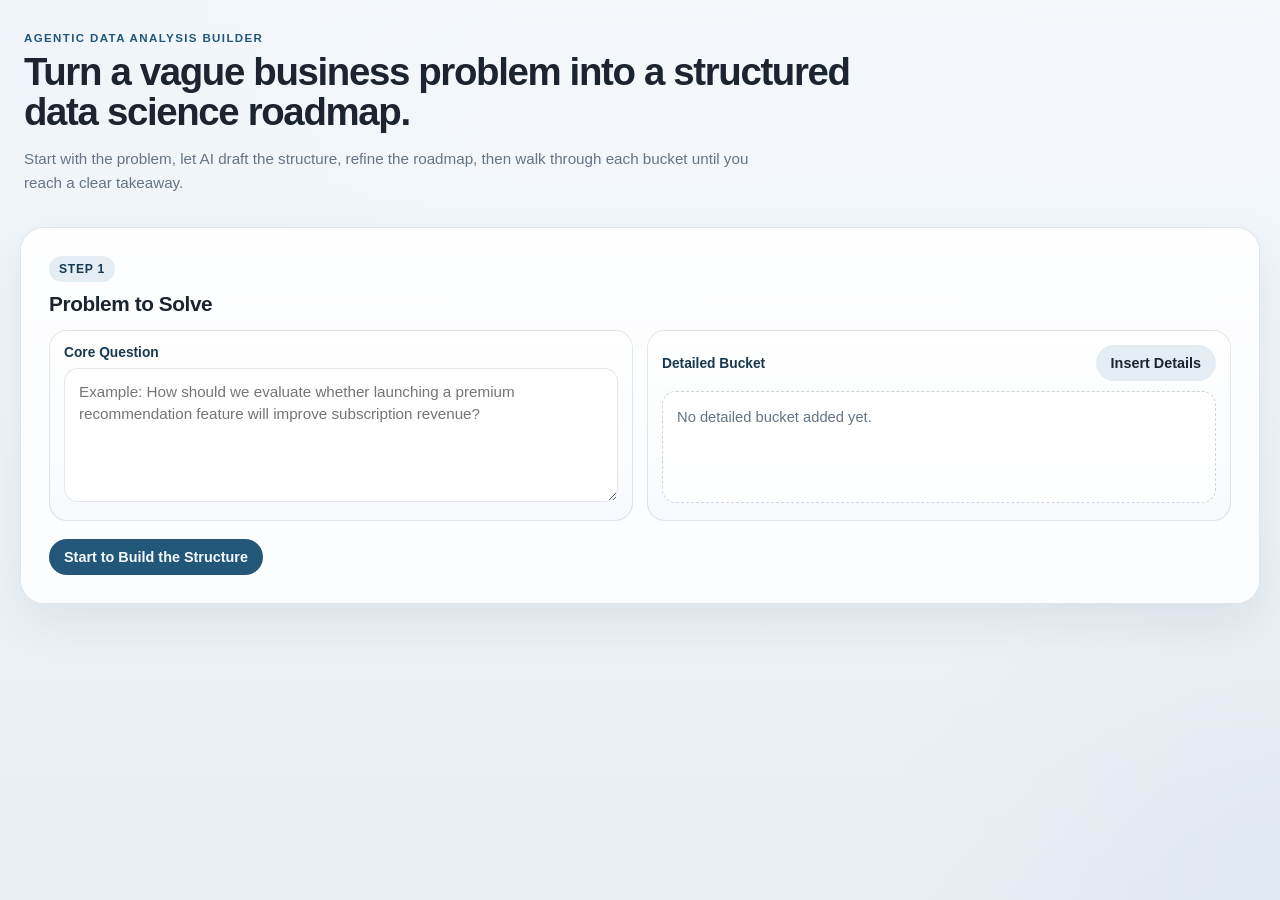
<file: snapshots/2026-04-11/index.html>
<!DOCTYPE html>
<html lang="en">
  <head>
    <meta charset="UTF-8" />
    <meta name="viewport" content="width=device-width, initial-scale=1.0" />
    <title>Strenaysis</title>
    <link rel="stylesheet" href="styles.css" />
  </head>
  <body>
    <div class="page-shell">
      <header class="hero">
        <p class="eyebrow">Agentic Data Analysis Builder</p>
        <h1>Turn a vague business problem into a structured data science roadmap.</h1>
        <p class="hero-copy">
          Start with the problem, let AI draft the structure, refine the roadmap,
          then walk through each bucket until you reach a clear takeaway.
        </p>
      </header>

      <main class="app-card">
        <section id="step-problem" class="step-panel active">
          <div class="step-label">Step 1</div>
          <h2>Problem to Solve</h2>
          <div class="problem-layout">
            <div class="editor-card">
              <label class="field-label" for="problem-input">Core Question</label>
              <textarea
                id="problem-input"
                rows="5"
                placeholder="Example: How should we evaluate whether launching a premium recommendation feature will improve subscription revenue?"
              ></textarea>
            </div>
            <div class="editor-card">
              <div class="detail-card-header">
                <label class="field-label" for="problem-details-input">Detailed Bucket</label>
                <button id="open-problem-details" class="secondary-button" type="button">Insert Details</button>
              </div>
              <div id="problem-details-preview" class="detail-preview empty">
                No detailed bucket added yet.
              </div>
              <textarea
                id="problem-details-input"
                class="visually-hidden"
                rows="4"
                placeholder="Add supporting context such as user segment, business goal, constraints, time horizon, available data, or decision setting."
              ></textarea>
            </div>
          </div>
          <div class="action-row">
            <button id="start-roadmap" class="primary-button">Start to Build the Structure</button>
          </div>
        </section>

        <section id="step-roadmap" class="step-panel">
          <div class="step-label">Step 2</div>
          <div class="glossary-problem-card">
            <div class="section-heading">
              <div>
                <h2>Question Glossary</h2>
                <p class="section-copy">
                  Keep the question editable here and shape the roadmap so a reader can understand the breakthrough path quickly.
                </p>
              </div>
              <div class="glossary-heading-actions">
                <span id="roadmap-source" class="status-chip"></span>
                <button id="refresh-question" class="secondary-button">Refresh Question</button>
              </div>
            </div>
            <div class="problem-layout">
              <div class="editor-card">
                <label class="field-label" for="roadmap-problem-input">Core Question</label>
                <textarea
                  id="roadmap-problem-input"
                  rows="4"
                  placeholder="Refine the question here before confirming the roadmap."
                ></textarea>
              </div>
              <div class="editor-card">
                <div class="detail-card-header">
                  <label class="field-label" for="roadmap-problem-details-input">Detailed Bucket</label>
                  <button id="open-roadmap-problem-details" class="secondary-button" type="button">Insert Details</button>
                </div>
                <div id="roadmap-problem-details-preview" class="detail-preview empty">
                  No detailed bucket added yet.
                </div>
                <textarea
                  id="roadmap-problem-details-input"
                  class="visually-hidden"
                  rows="4"
                  placeholder="Add more context for this problem so the roadmap can be more precise."
                ></textarea>
              </div>
            </div>
          </div>
          <div class="section-heading">
            <div>
              <h2>Problem Assessment</h2>
              <p class="section-copy">
                Identify what kind of data problem this is, then recap the case like a strong interview setup.
              </p>
            </div>
          </div>
          <div class="assessment-card">
            <div class="assessment-type-wrap">
              <div class="assessment-label">Problem Type</div>
              <select id="assessment-type" class="assessment-type-select">
                <option value="descriptive_analysis">Descriptive Analysis</option>
                <option value="predictive_modeling">Predictive Modeling</option>
                <option value="experiment_causal_question">Experiment / Causal Question</option>
                <option value="operational_optimization">Operational Optimization</option>
              </select>
              <button id="update-roadbuild" class="secondary-button" type="button">Update Roadbuild</button>
            </div>
            <div class="assessment-copy">
              <label class="field-label" for="assessment-title">Explanation</label>
              <textarea id="assessment-title" rows="2" readonly></textarea>
              <label class="field-label" for="assessment-recap">Interview Recap</label>
              <textarea id="assessment-recap" rows="5" readonly></textarea>
            </div>
          </div>
          <div class="section-heading">
            <div>
              <h2>Roadmap Builder</h2>
              <p class="section-copy">
                Edit the AI-generated glossary before locking in the workflow.
              </p>
            </div>
            <div class="roadmap-confirm-wrap">
              <button id="confirm-roadmap" class="primary-button roadmap-confirm-button">Confirm This Is the Roadmap</button>
            </div>
          </div>
          <div class="roadmap-toolbar">
            <button id="edit-sequence" class="secondary-button" type="button">Edit the Sequence</button>
            <button id="save-sequence" class="primary-button" type="button" hidden>Save Sequence</button>
            <div id="delete-sequence-zone" class="delete-sequence-zone" hidden>Drop Here to Remove</div>
          </div>
          <div id="roadmap-list" class="roadmap-list"></div>
          <div class="add-node-card">
            <div class="add-node-copy">
              <h3>Add a Custom Node</h3>
              <p class="section-copy">
                Describe what you want to add, polish it into a clean roadmap step, then confirm.
              </p>
            </div>
            <label class="field-label" for="new-node-draft">What should this new step cover?</label>
            <textarea
              id="new-node-draft"
              rows="3"
              placeholder="Example: add a step to evaluate constraints, risks, and experiment guardrails before making the final recommendation"
            ></textarea>
            <div id="new-node-preview" class="new-node-preview" hidden>
              <div class="preview-label">Polished Suggestion</div>
              <label class="field-label" for="new-node-title-input">Title</label>
              <input id="new-node-title-input" class="node-input" type="text" maxlength="40" />
              <label class="field-label" for="new-node-why-input">Why It Matters</label>
              <textarea id="new-node-why-input" rows="2"></textarea>
              <label class="field-label" for="new-node-breakdown-input">Breakdown</label>
              <textarea id="new-node-breakdown-input" rows="5"></textarea>
              <label class="field-label" for="new-node-context-input">Suggested Additional Context</label>
              <textarea id="new-node-context-input" rows="3"></textarea>
            </div>
            <div class="roadmap-actions">
              <button id="polish-node" class="secondary-button">Polish</button>
              <button id="confirm-add-node" class="primary-button" disabled>Confirm Add Node</button>
            </div>
          </div>
        </section>

        <section id="step-details" class="step-panel">
          <div class="step-label">Step 3</div>
          <div class="section-heading">
            <div>
              <h2 id="detail-title">Detail Builder</h2>
              <p class="section-copy" id="detail-subtitle"></p>
            </div>
            <span id="detail-progress" class="status-chip"></span>
          </div>
          <label class="field-label" for="detail-notes">Notes for this bucket</label>
          <textarea id="detail-notes" rows="8" placeholder=""></textarea>
          <div class="detail-actions">
            <button id="prev-node" class="secondary-button">Back</button>
            <button id="next-node" class="primary-button">Save and Continue</button>
          </div>
        </section>

        <section id="step-summary" class="step-panel">
          <div class="step-label">Complete</div>
          <h2>Workflow Summary</h2>
          <p class="section-copy">
            You now have the full structure from problem framing through takeaway.
          </p>
          <div id="summary-content" class="summary-grid"></div>
          <button id="restart-flow" class="secondary-button">Start Over</button>
        </section>
      </main>
    </div>

    <template id="roadmap-node-template">
      <article class="roadmap-node">
        <div class="roadmap-node-shell">
          <div class="roadmap-node-topline">
            <div class="node-order"></div>
            <div class="node-summary">
              <div class="node-title-row">
                <h3 class="node-title-text"></h3>
                <span class="node-state-chip"></span>
              </div>
            </div>
            <div class="node-header-actions">
              <button class="ghost-button open-node" type="button">Details</button>
            </div>
          </div>
        </div>
      </article>
    </template>

    <div id="details-modal" class="modal-shell" hidden>
      <div id="details-modal-backdrop" class="modal-backdrop"></div>
      <div class="modal-card" role="dialog" aria-modal="true" aria-labelledby="details-modal-title">
        <div class="modal-header">
          <div>
            <p class="eyebrow">Focused Editor</p>
            <h2 id="details-modal-title">Detailed Bucket</h2>
            <p class="section-copy">Add the supporting context that makes the roadmap more precise.</p>
          </div>
          <button id="close-details-modal" class="ghost-button" type="button">Close</button>
        </div>
        <div class="modal-body">
          <label class="field-label" for="details-modal-input">Detailed Bucket</label>
          <textarea
            id="details-modal-input"
            rows="12"
            placeholder="Add supporting context such as user segment, business goal, constraints, time horizon, available data, or decision setting."
          ></textarea>
        </div>
        <div class="modal-footer">
          <button id="save-details-modal" class="primary-button" type="button">Save Details</button>
        </div>
      </div>
    </div>

    <div id="node-modal" class="modal-shell" hidden>
      <div id="node-modal-backdrop" class="modal-backdrop"></div>
      <div class="modal-card" role="dialog" aria-modal="true" aria-labelledby="node-modal-title">
        <div class="modal-header">
          <div>
            <p class="eyebrow">Roadmap Book</p>
            <h2 id="node-modal-title">Node Editor</h2>
            <p class="section-copy">Edit this roadmap node while keeping the shelf visible in the background.</p>
          </div>
          <button id="close-node-modal" class="ghost-button" type="button">Close</button>
        </div>
        <div class="modal-body">
          <label class="field-label" for="node-modal-name">Node Name</label>
          <input id="node-modal-name" class="node-input" type="text" maxlength="40" />
          <label class="field-label" for="node-modal-why">Node Description</label>
          <textarea id="node-modal-why" rows="3" maxlength="220"></textarea>
          <label class="field-label" for="node-modal-breakdown">Node Breakdown</label>
          <textarea id="node-modal-breakdown" rows="6" maxlength="360"></textarea>
          <label class="field-label" for="node-modal-context">Follow-Up Prompt</label>
          <textarea id="node-modal-context" rows="4" maxlength="240"></textarea>
        </div>
        <div class="modal-footer">
          <button id="save-node-modal" class="primary-button" type="button">Save Node</button>
        </div>
      </div>
    </div>

    <script src="app.js"></script>
  </body>
</html>
</file>
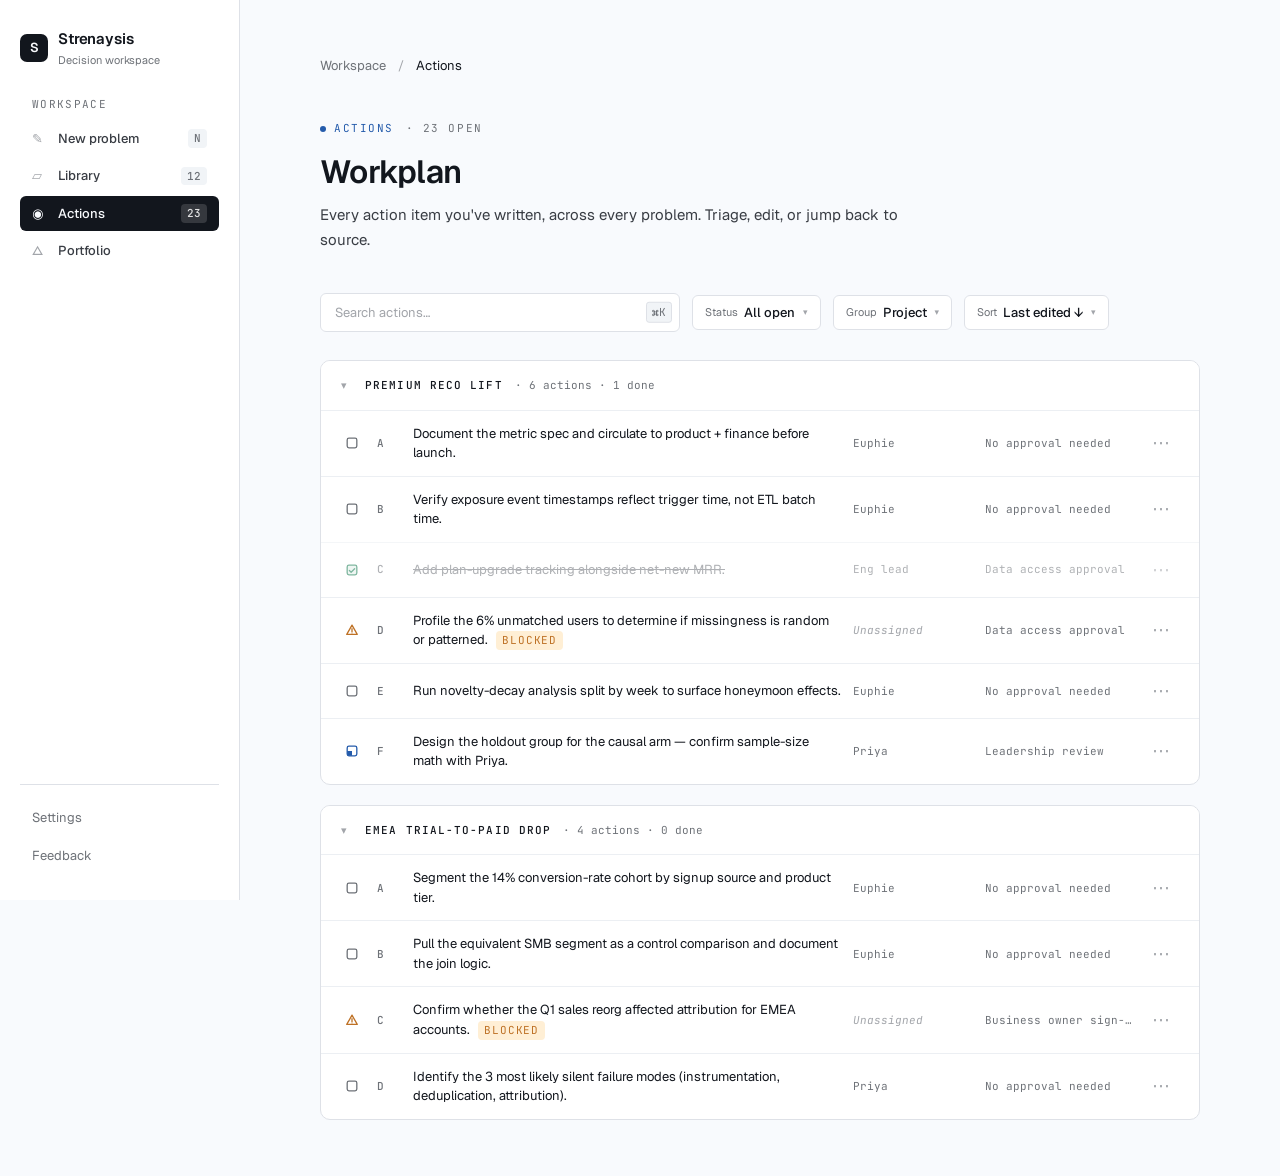
<file: docs/prototypes/actions.html>
<!DOCTYPE html>
<html lang="en">
<head>
<meta charset="UTF-8" />
<meta name="viewport" content="width=device-width, initial-scale=1.0" />
<title>Strenaysis — Actions</title>
<link rel="preconnect" href="https://fonts.googleapis.com" />
<link rel="preconnect" href="https://fonts.gstatic.com" crossorigin />
<link href="https://fonts.googleapis.com/css2?family=Geist:wght@300;400;500;600;700&family=JetBrains+Mono:wght@400;500&display=swap" rel="stylesheet" />
<link rel="stylesheet" href="_shared.css" />
<style>
  /* ————— Filter bar (shared visual language with Library) ————— */
  .filter-bar {
    display: flex;
    align-items: center;
    gap: var(--s-3);
    margin: 0 0 var(--s-6);
    flex-wrap: wrap;
  }

  .search-with-hint {
    position: relative;
    flex: 0 1 360px;
    min-width: 220px;
  }
  .search-with-hint input {
    padding: 9px 60px 9px 14px;
    font-size: var(--text-sm);
    background: var(--surface);
  }
  .search-with-hint input:focus { border-color: var(--ink-soft); }
  .search-with-hint .kbd-hint {
    position: absolute;
    right: 8px;
    top: 50%;
    transform: translateY(-50%);
    font-family: var(--mono);
    font-size: var(--text-xs);
    color: var(--muted);
    background: var(--surface-2);
    border: 1px solid var(--line);
    padding: 1px 5px;
    border-radius: 3px;
    pointer-events: none;
    font-variant-numeric: tabular-nums;
  }

  .filter-chip-wrap { position: relative; }
  .filter-chip {
    display: inline-flex;
    align-items: center;
    gap: 6px;
    background: var(--surface);
    border: 1px solid var(--line);
    border-radius: var(--radius-sm);
    padding: 7px 12px;
    font-family: inherit;
    font-size: var(--text-sm);
    color: var(--ink);
    cursor: pointer;
    transition: border-color 120ms ease, background 120ms ease;
    white-space: nowrap;
  }
  .filter-chip:hover { border-color: var(--faint); }
  .filter-chip.is-open { border-color: var(--ink-soft); box-shadow: 0 0 0 3px var(--accent-bg); }
  .filter-chip.is-active { border-color: var(--accent); background: var(--accent-bg); color: var(--accent-ink); }
  .filter-chip .fc-label { color: var(--muted); font-size: var(--text-xs); }
  .filter-chip .fc-value { font-weight: var(--w-medium); }
  .filter-chip .fc-caret { color: var(--faint); font-size: 9px; margin-left: 2px; }

  .filter-popover {
    position: absolute;
    top: calc(100% + 6px);
    left: 0;
    min-width: 200px;
    background: var(--surface);
    border: 1px solid var(--line);
    border-radius: var(--radius-sm);
    box-shadow: 0 8px 24px oklch(20% 0.015 260 / 0.10);
    padding: 4px;
    z-index: 20;
    display: none;
  }
  .filter-popover.is-open { display: block; }
  .filter-popover-item {
    display: block;
    width: 100%;
    text-align: left;
    padding: 8px 10px;
    font-family: inherit;
    font-size: var(--text-sm);
    color: var(--ink-soft);
    background: transparent;
    border: none;
    cursor: pointer;
    border-radius: 4px;
  }
  .filter-popover-item:hover { background: var(--surface-2); color: var(--ink); }
  .filter-popover-item.is-selected {
    color: var(--accent-ink);
    background: var(--accent-bg);
  }
  .filter-popover-item .fpi-check {
    float: right;
    color: var(--accent);
    font-size: var(--text-xs);
  }

  .filter-spacer { flex: 1; }
  .filter-mobile-button { display: none; }
  @media (max-width: 700px) {
    .filter-bar .filter-chip-wrap { display: none; }
    .filter-bar .filter-mobile-button { display: inline-flex; }
    .search-with-hint { flex: 1 1 100%; }
  }

  /* ————— Eyebrow count ————— */
  .eyebrow .count {
    color: var(--muted);
    font-weight: var(--w-normal);
    margin-left: 4px;
  }

  /* ————— Grouped action list ————— */
  .group-list {
    display: flex;
    flex-direction: column;
    gap: var(--s-5);
  }

  .list-group {
    background: var(--surface);
    border: 1px solid var(--line);
    border-radius: var(--radius);
    overflow: hidden;
  }

  .list-group-header {
    display: flex;
    align-items: baseline;
    gap: var(--s-3);
    padding: var(--s-4) var(--s-5);
    background: var(--surface);
    border-bottom: 1px solid var(--line-soft);
    cursor: pointer;
    user-select: none;
  }
  .list-group.is-collapsed .list-group-header { border-bottom-color: transparent; }
  .list-group-header .lgh-chevron {
    color: var(--faint);
    font-size: var(--text-xs);
    width: 10px;
    flex-shrink: 0;
    transition: transform 120ms ease;
    display: inline-block;
    margin-right: 2px;
  }
  .list-group.is-collapsed .list-group-header .lgh-chevron {
    transform: rotate(-90deg);
  }
  .lgh-name {
    font-family: var(--mono);
    font-size: var(--text-xs);
    letter-spacing: 0.10em;
    text-transform: uppercase;
    color: var(--ink);
    font-weight: var(--w-medium);
  }
  .lgh-name:hover { text-decoration: underline; cursor: pointer; }
  .lgh-stats {
    font-family: var(--mono);
    font-size: var(--text-xs);
    color: var(--muted);
    font-variant-numeric: tabular-nums;
  }
  .lgh-spacer { flex: 1; }
  .lgh-link-hint {
    font-size: var(--text-xs);
    color: var(--muted);
    opacity: 0;
    transition: opacity 120ms ease;
  }
  .list-group-header:hover .lgh-link-hint { opacity: 1; }

  .list-group.is-collapsed .action-row { display: none; }

  /* Action row */
  .action-row {
    display: grid;
    grid-template-columns: 24px 24px minmax(0, 1fr) 120px 150px 32px;
    gap: var(--s-3);
    align-items: center;
    padding: 13px var(--s-5);
    border-top: 1px solid var(--line-soft);
    cursor: pointer;
    transition: background 120ms ease;
    text-decoration: none;
    color: inherit;
  }
  .action-row,
  .action-row * {
    text-decoration: none;
  }
  .list-group-header + .action-row { border-top: none; }
  .action-row:hover { background: var(--surface-2); }
  .action-row.is-done { opacity: 0.55; }
  .action-row.is-done .ar-text { text-decoration: line-through; color: var(--muted); }

  .ar-icon-button {
    width: 22px;
    height: 22px;
    display: inline-flex;
    align-items: center;
    justify-content: center;
    background: transparent;
    border: none;
    cursor: pointer;
    padding: 0;
    color: var(--muted);
    border-radius: 4px;
  }
  .ar-icon-button:hover { background: var(--surface); color: var(--ink-soft); }
  .ar-icon-button svg { width: 14px; height: 14px; display: block; }

  .action-row.is-open .ar-icon-button { color: var(--muted); }
  .action-row.is-done .ar-icon-button { color: var(--success); }
  .action-row.is-blocked .ar-icon-button { color: var(--warning); }
  .action-row.is-in-progress .ar-icon-button { color: var(--accent); }

  .ar-letter {
    font-family: var(--mono);
    font-size: var(--text-xs);
    color: var(--muted);
    font-weight: var(--w-medium);
    letter-spacing: 0.04em;
  }

  .ar-text {
    font-size: var(--text-sm);
    line-height: var(--leading-normal);
    color: var(--ink);
    min-width: 0;
  }
  .ar-text-tag {
    display: inline-block;
    margin-left: 8px;
    font-family: var(--mono);
    font-size: var(--text-xs);
    color: var(--warning);
    background: var(--warning-bg);
    padding: 1px 6px;
    border-radius: 4px;
    letter-spacing: 0.08em;
    text-transform: uppercase;
    vertical-align: middle;
  }

  .ar-owner, .ar-approval {
    font-family: var(--mono);
    font-size: var(--text-xs);
    color: var(--muted);
    white-space: nowrap;
    overflow: hidden;
    text-overflow: ellipsis;
  }
  .ar-owner.unassigned { font-style: italic; color: var(--faint); }

  .ar-menu {
    width: 28px;
    height: 28px;
    display: inline-flex;
    align-items: center;
    justify-content: center;
    border: none;
    background: transparent;
    color: var(--faint);
    border-radius: 4px;
    cursor: pointer;
    font-size: 18px;
    line-height: 1;
    padding: 0;
  }
  .action-row:hover .ar-menu { color: var(--muted); }
  .ar-menu:hover { background: var(--surface); color: var(--ink); }

  /* Mobile: card layout for action rows */
  @media (max-width: 700px) {
    .action-row {
      grid-template-columns: 24px 1fr 28px;
      grid-template-rows: auto auto;
      row-gap: 6px;
    }
    .ar-icon-button { grid-column: 1; grid-row: 1 / -1; align-self: start; margin-top: 2px; }
    .ar-letter { display: none; }
    .ar-text { grid-column: 2; grid-row: 1; }
    .ar-menu { grid-column: 3; grid-row: 1; }
    .ar-owner, .ar-approval {
      grid-column: 2 / -1; grid-row: 2;
      display: inline-block;
      margin-right: var(--s-3);
    }
  }

  /* Pull main content area a touch wider */
  .main { max-width: 1120px; }
</style>
</head>
<body>

<div class="frame">

  <aside class="side" aria-label="Primary">
    <div class="brand">
      <div class="brand-glyph">S</div>
      <div>
        <div class="brand-name">Strenaysis</div>
        <div class="brand-sub">Decision workspace</div>
      </div>
    </div>

    <div>
      <div class="side-label">Workspace</div>
      <nav class="side-nav">
        <a href="step-1-home.html"><span class="side-ico">&#9998;</span> New problem <span class="badge">N</span></a>
        <a href="library.html"><span class="side-ico">&#9649;</span> Library <span class="badge">12</span></a>
        <a href="actions.html" class="on"><span class="side-ico">&#9673;</span> Actions <span class="badge">23</span></a>
        <a href="#"><span class="side-ico">&#9651;</span> Portfolio</a>
      </nav>
    </div>

    <div class="side-foot">
      <button>Settings</button>
      <button>Feedback</button>
    </div>
  </aside>

  <main class="main">

    <div class="topbar">
      <span class="crumb">Workspace</span>
      <span class="sep">/</span>
      <span class="crumb active">Actions</span>
      <span class="spacer"></span>
    </div>

    <p class="eyebrow"><span class="dot"></span> Actions <span class="count">· 23 open</span></p>
    <h1 class="title">Workplan</h1>
    <p class="lede">Every action item you've written, across every problem. Triage, edit, or jump back to source.</p>

    <!-- Filter bar -->
    <div class="filter-bar" role="toolbar" aria-label="Filter actions">
      <div class="search-with-hint">
        <input type="text" placeholder="Search actions…" aria-label="Search actions" />
        <span class="kbd-hint">&#8984;K</span>
      </div>

      <div class="filter-chip-wrap">
        <button class="filter-chip" data-filter="status" aria-haspopup="true" aria-expanded="false">
          <span class="fc-label">Status</span>
          <span class="fc-value">All open</span>
          <span class="fc-caret">&#9662;</span>
        </button>
        <div class="filter-popover" role="menu" aria-label="Filter by status">
          <button class="filter-popover-item is-selected" data-value="all_open">All open <span class="fpi-check">&#10003;</span></button>
          <button class="filter-popover-item" data-value="mine">Mine</button>
          <button class="filter-popover-item" data-value="awaiting">Awaiting approval</button>
          <button class="filter-popover-item" data-value="blocked">Blocked</button>
          <button class="filter-popover-item" data-value="done">Done</button>
          <button class="filter-popover-item" data-value="everything">Everything</button>
        </div>
      </div>

      <div class="filter-chip-wrap">
        <button class="filter-chip" data-filter="group" aria-haspopup="true" aria-expanded="false">
          <span class="fc-label">Group</span>
          <span class="fc-value">Project</span>
          <span class="fc-caret">&#9662;</span>
        </button>
        <div class="filter-popover" role="menu" aria-label="Group by">
          <button class="filter-popover-item is-selected" data-value="project">Project <span class="fpi-check">&#10003;</span></button>
          <button class="filter-popover-item" data-value="owner">Owner</button>
          <button class="filter-popover-item" data-value="approval">Approval</button>
          <button class="filter-popover-item" data-value="none">None (flat list)</button>
        </div>
      </div>

      <div class="filter-chip-wrap">
        <button class="filter-chip" data-filter="sort" aria-haspopup="true" aria-expanded="false">
          <span class="fc-label">Sort</span>
          <span class="fc-value">Last edited &darr;</span>
          <span class="fc-caret">&#9662;</span>
        </button>
        <div class="filter-popover" role="menu" aria-label="Sort">
          <button class="filter-popover-item is-selected" data-value="edited">Last edited &darr; <span class="fpi-check">&#10003;</span></button>
          <button class="filter-popover-item" data-value="created">Created &darr;</button>
          <button class="filter-popover-item" data-value="owner">Owner A–Z</button>
          <button class="filter-popover-item" data-value="project">Project A–Z</button>
        </div>
      </div>

      <span class="filter-spacer"></span>
      <button class="btn btn-ghost filter-mobile-button">Filter</button>
    </div>

    <!-- Action groups -->
    <div class="group-list">

      <!-- Group 1 -->
      <section class="list-group" data-group="premium-reco">
        <header class="list-group-header" role="button" tabindex="0">
          <span class="lgh-chevron" aria-hidden="true">&#9662;</span>
          <span class="lgh-name">Premium reco lift</span>
          <span class="lgh-stats">· 6 actions · 1 done</span>
          <span class="lgh-spacer"></span>
          <span class="lgh-link-hint">Open in review &rarr;</span>
        </header>

        <a class="action-row is-open" href="step-3-buildup.html">
          <button class="ar-icon-button" type="button" aria-label="Toggle status" data-status="open">
            <!-- open: empty square -->
            <svg viewBox="0 0 16 16" fill="none" stroke="currentColor" stroke-width="1.5"><rect x="2.5" y="2.5" width="11" height="11" rx="2"/></svg>
          </button>
          <span class="ar-letter">A</span>
          <span class="ar-text">Document the metric spec and circulate to product + finance before launch.</span>
          <span class="ar-owner">Euphie</span>
          <span class="ar-approval">No approval needed</span>
          <button class="ar-menu" aria-label="Row menu" type="button">&#8943;</button>
        </a>

        <a class="action-row is-open" href="step-3-buildup.html">
          <button class="ar-icon-button" type="button" aria-label="Toggle status" data-status="open">
            <svg viewBox="0 0 16 16" fill="none" stroke="currentColor" stroke-width="1.5"><rect x="2.5" y="2.5" width="11" height="11" rx="2"/></svg>
          </button>
          <span class="ar-letter">B</span>
          <span class="ar-text">Verify exposure event timestamps reflect trigger time, not ETL batch time.</span>
          <span class="ar-owner">Euphie</span>
          <span class="ar-approval">No approval needed</span>
          <button class="ar-menu" aria-label="Row menu" type="button">&#8943;</button>
        </a>

        <a class="action-row is-done" href="step-3-buildup.html">
          <button class="ar-icon-button" type="button" aria-label="Toggle status" data-status="done">
            <!-- done: square with check -->
            <svg viewBox="0 0 16 16" fill="none" stroke="currentColor" stroke-width="1.5"><rect x="2.5" y="2.5" width="11" height="11" rx="2" fill="currentColor" fill-opacity="0.12"/><path d="M5 8.5l2 2 4-4" stroke-linecap="round" stroke-linejoin="round"/></svg>
          </button>
          <span class="ar-letter">C</span>
          <span class="ar-text">Add plan-upgrade tracking alongside net-new MRR.</span>
          <span class="ar-owner">Eng lead</span>
          <span class="ar-approval">Data access approval</span>
          <button class="ar-menu" aria-label="Row menu" type="button">&#8943;</button>
        </a>

        <a class="action-row is-blocked" href="step-3-buildup.html">
          <button class="ar-icon-button" type="button" aria-label="Toggle status" data-status="blocked">
            <!-- blocked: warning triangle -->
            <svg viewBox="0 0 16 16" fill="none" stroke="currentColor" stroke-width="1.5"><path d="M8 2.5 L14 13 L2 13 Z" stroke-linejoin="round"/><path d="M8 6.5 v3.5" stroke-linecap="round"/><circle cx="8" cy="11.5" r="0.6" fill="currentColor" stroke="none"/></svg>
          </button>
          <span class="ar-letter">D</span>
          <span class="ar-text">
            Profile the 6% unmatched users to determine if missingness is random or patterned.<span class="ar-text-tag">Blocked</span>
          </span>
          <span class="ar-owner unassigned">Unassigned</span>
          <span class="ar-approval">Data access approval</span>
          <button class="ar-menu" aria-label="Row menu" type="button">&#8943;</button>
        </a>

        <a class="action-row is-open" href="step-3-buildup.html">
          <button class="ar-icon-button" type="button" aria-label="Toggle status" data-status="open">
            <svg viewBox="0 0 16 16" fill="none" stroke="currentColor" stroke-width="1.5"><rect x="2.5" y="2.5" width="11" height="11" rx="2"/></svg>
          </button>
          <span class="ar-letter">E</span>
          <span class="ar-text">Run novelty-decay analysis split by week to surface honeymoon effects.</span>
          <span class="ar-owner">Euphie</span>
          <span class="ar-approval">No approval needed</span>
          <button class="ar-menu" aria-label="Row menu" type="button">&#8943;</button>
        </a>

        <a class="action-row is-in-progress" href="step-3-buildup.html">
          <button class="ar-icon-button" type="button" aria-label="Toggle status" data-status="in_progress">
            <!-- in_progress: square with a small filled inner segment -->
            <svg viewBox="0 0 16 16" fill="none" stroke="currentColor" stroke-width="1.5"><rect x="2.5" y="2.5" width="11" height="11" rx="2"/><path d="M2.5 8 H 8 V 13.5 H 4.5 a 2 2 0 0 1 -2 -2 Z" fill="currentColor" stroke="none"/></svg>
          </button>
          <span class="ar-letter">F</span>
          <span class="ar-text">Design the holdout group for the causal arm — confirm sample-size math with Priya.</span>
          <span class="ar-owner">Priya</span>
          <span class="ar-approval">Leadership review</span>
          <button class="ar-menu" aria-label="Row menu" type="button">&#8943;</button>
        </a>
      </section>

      <!-- Group 2 -->
      <section class="list-group" data-group="emea-trial">
        <header class="list-group-header" role="button" tabindex="0">
          <span class="lgh-chevron" aria-hidden="true">&#9662;</span>
          <span class="lgh-name">EMEA trial-to-paid drop</span>
          <span class="lgh-stats">· 4 actions · 0 done</span>
          <span class="lgh-spacer"></span>
          <span class="lgh-link-hint">Open in review &rarr;</span>
        </header>

        <a class="action-row is-open" href="step-3-buildup.html">
          <button class="ar-icon-button" type="button" aria-label="Toggle status" data-status="open">
            <svg viewBox="0 0 16 16" fill="none" stroke="currentColor" stroke-width="1.5"><rect x="2.5" y="2.5" width="11" height="11" rx="2"/></svg>
          </button>
          <span class="ar-letter">A</span>
          <span class="ar-text">Segment the 14% conversion-rate cohort by signup source and product tier.</span>
          <span class="ar-owner">Euphie</span>
          <span class="ar-approval">No approval needed</span>
          <button class="ar-menu" aria-label="Row menu" type="button">&#8943;</button>
        </a>

        <a class="action-row is-open" href="step-3-buildup.html">
          <button class="ar-icon-button" type="button" aria-label="Toggle status" data-status="open">
            <svg viewBox="0 0 16 16" fill="none" stroke="currentColor" stroke-width="1.5"><rect x="2.5" y="2.5" width="11" height="11" rx="2"/></svg>
          </button>
          <span class="ar-letter">B</span>
          <span class="ar-text">Pull the equivalent SMB segment as a control comparison and document the join logic.</span>
          <span class="ar-owner">Euphie</span>
          <span class="ar-approval">No approval needed</span>
          <button class="ar-menu" aria-label="Row menu" type="button">&#8943;</button>
        </a>

        <a class="action-row is-blocked" href="step-3-buildup.html">
          <button class="ar-icon-button" type="button" aria-label="Toggle status" data-status="blocked">
            <svg viewBox="0 0 16 16" fill="none" stroke="currentColor" stroke-width="1.5"><path d="M8 2.5 L14 13 L2 13 Z" stroke-linejoin="round"/><path d="M8 6.5 v3.5" stroke-linecap="round"/><circle cx="8" cy="11.5" r="0.6" fill="currentColor" stroke="none"/></svg>
          </button>
          <span class="ar-letter">C</span>
          <span class="ar-text">
            Confirm whether the Q1 sales reorg affected attribution for EMEA accounts.<span class="ar-text-tag">Blocked</span>
          </span>
          <span class="ar-owner unassigned">Unassigned</span>
          <span class="ar-approval">Business owner sign-off</span>
          <button class="ar-menu" aria-label="Row menu" type="button">&#8943;</button>
        </a>

        <a class="action-row is-open" href="step-3-buildup.html">
          <button class="ar-icon-button" type="button" aria-label="Toggle status" data-status="open">
            <svg viewBox="0 0 16 16" fill="none" stroke="currentColor" stroke-width="1.5"><rect x="2.5" y="2.5" width="11" height="11" rx="2"/></svg>
          </button>
          <span class="ar-letter">D</span>
          <span class="ar-text">Identify the 3 most likely silent failure modes (instrumentation, deduplication, attribution).</span>
          <span class="ar-owner">Priya</span>
          <span class="ar-approval">No approval needed</span>
          <button class="ar-menu" aria-label="Row menu" type="button">&#8943;</button>
        </a>
      </section>

    </div>

  </main>
</div>

<script>
(function () {
  // ————— Filter chip popovers (same pattern as Library) —————
  var allChips = document.querySelectorAll('.filter-chip');
  var allPopovers = document.querySelectorAll('.filter-popover');

  function closeAll() {
    allChips.forEach(function (chip) {
      chip.classList.remove('is-open');
      chip.setAttribute('aria-expanded', 'false');
    });
    allPopovers.forEach(function (p) { p.classList.remove('is-open'); });
  }

  allChips.forEach(function (chip) {
    chip.addEventListener('click', function (e) {
      e.stopPropagation();
      var pop = chip.parentElement.querySelector('.filter-popover');
      var wasOpen = pop.classList.contains('is-open');
      closeAll();
      if (!wasOpen) {
        chip.classList.add('is-open');
        chip.setAttribute('aria-expanded', 'true');
        pop.classList.add('is-open');
      }
    });
  });

  document.querySelectorAll('.filter-popover').forEach(function (pop) {
    pop.addEventListener('click', function (e) {
      var item = e.target.closest('.filter-popover-item');
      if (!item) return;
      pop.querySelectorAll('.filter-popover-item').forEach(function (i) {
        i.classList.remove('is-selected');
        var check = i.querySelector('.fpi-check');
        if (check) check.remove();
      });
      item.classList.add('is-selected');
      var checkEl = document.createElement('span');
      checkEl.className = 'fpi-check';
      checkEl.innerHTML = '&#10003;';
      item.appendChild(checkEl);
      var chip = pop.parentElement.querySelector('.filter-chip');
      chip.querySelector('.fc-value').textContent = item.textContent.replace('✓', '').trim();
      if (item.parentElement.firstElementChild === item) {
        chip.classList.remove('is-active');
      } else {
        chip.classList.add('is-active');
      }
      closeAll();
    });
  });

  document.addEventListener('click', closeAll);
  document.addEventListener('keydown', function (e) {
    if (e.key === 'Escape') closeAll();
  });

  // ⌘K to focus search
  var searchInput = document.querySelector('.search-with-hint input');
  document.addEventListener('keydown', function (e) {
    if ((e.metaKey || e.ctrlKey) && e.key.toLowerCase() === 'k') {
      e.preventDefault();
      if (searchInput) searchInput.focus();
    }
  });

  // ————— Group header collapse —————
  document.querySelectorAll('.list-group-header').forEach(function (header) {
    header.addEventListener('click', function (e) {
      // Only collapse if the click wasn't on the project name (which would imply "open framing")
      if (e.target.classList.contains('lgh-name')) {
        // Project-name click: in the real app, navigate to step-4-summary.html for that framing.
        // For the mockup, no-op or follow the link — keep it inert.
        e.stopPropagation();
        return;
      }
      var group = header.parentElement;
      group.classList.toggle('is-collapsed');
    });
    header.addEventListener('keydown', function (e) {
      if (e.key === 'Enter' || e.key === ' ') {
        e.preventDefault();
        var group = header.parentElement;
        group.classList.toggle('is-collapsed');
      }
    });
  });

  // ————— Status icon toggle on row —————
  // Cycle: open → done. (blocked + in_progress are set elsewhere; the icon click is a single-tap "mark done" shortcut.)
  // SVG definitions for the two states the toggle moves between
  var ICONS = {
    open: '<svg viewBox="0 0 16 16" fill="none" stroke="currentColor" stroke-width="1.5"><rect x="2.5" y="2.5" width="11" height="11" rx="2"/></svg>',
    done: '<svg viewBox="0 0 16 16" fill="none" stroke="currentColor" stroke-width="1.5"><rect x="2.5" y="2.5" width="11" height="11" rx="2" fill="currentColor" fill-opacity="0.12"/><path d="M5 8.5l2 2 4-4" stroke-linecap="round" stroke-linejoin="round"/></svg>',
    in_progress: '<svg viewBox="0 0 16 16" fill="none" stroke="currentColor" stroke-width="1.5"><rect x="2.5" y="2.5" width="11" height="11" rx="2"/><path d="M2.5 8 H 8 V 13.5 H 4.5 a 2 2 0 0 1 -2 -2 Z" fill="currentColor" stroke="none"/></svg>',
    blocked: '<svg viewBox="0 0 16 16" fill="none" stroke="currentColor" stroke-width="1.5"><path d="M8 2.5 L14 13 L2 13 Z" stroke-linejoin="round"/><path d="M8 6.5 v3.5" stroke-linecap="round"/><circle cx="8" cy="11.5" r="0.6" fill="currentColor" stroke="none"/></svg>'
  };

  document.querySelectorAll('.ar-icon-button').forEach(function (btn) {
    btn.addEventListener('click', function (e) {
      e.preventDefault();
      e.stopPropagation();
      var row = btn.closest('.action-row');
      var current = btn.dataset.status;
      var next;
      // Simple toggle: open → done, done → open. Blocked/in_progress are inert single-clicks
      // (they'd need a status dropdown to change — out of scope for the mockup).
      if (current === 'open') {
        next = 'done';
      } else if (current === 'done') {
        next = 'open';
      } else {
        return; // blocked, in_progress — no-op via single click
      }
      btn.dataset.status = next;
      btn.innerHTML = ICONS[next];
      row.classList.remove('is-open', 'is-done', 'is-blocked', 'is-in-progress');
      row.classList.add('is-' + next.replace('_', '-'));
      // Update the group header's "X done" stat
      updateGroupStats(row.closest('.list-group'));
    });
  });

  function updateGroupStats(group) {
    if (!group) return;
    var rows = group.querySelectorAll('.action-row');
    var total = rows.length;
    var done = group.querySelectorAll('.action-row.is-done').length;
    var stats = group.querySelector('.lgh-stats');
    if (stats) {
      stats.textContent = '· ' + total + ' actions · ' + done + ' done';
    }
  }

  // Row menu — stop propagation so it doesn't open the framing
  document.querySelectorAll('.ar-menu').forEach(function (btn) {
    btn.addEventListener('click', function (e) {
      e.preventDefault();
      e.stopPropagation();
    });
  });
})();
</script>
</body>
</html>
</file>
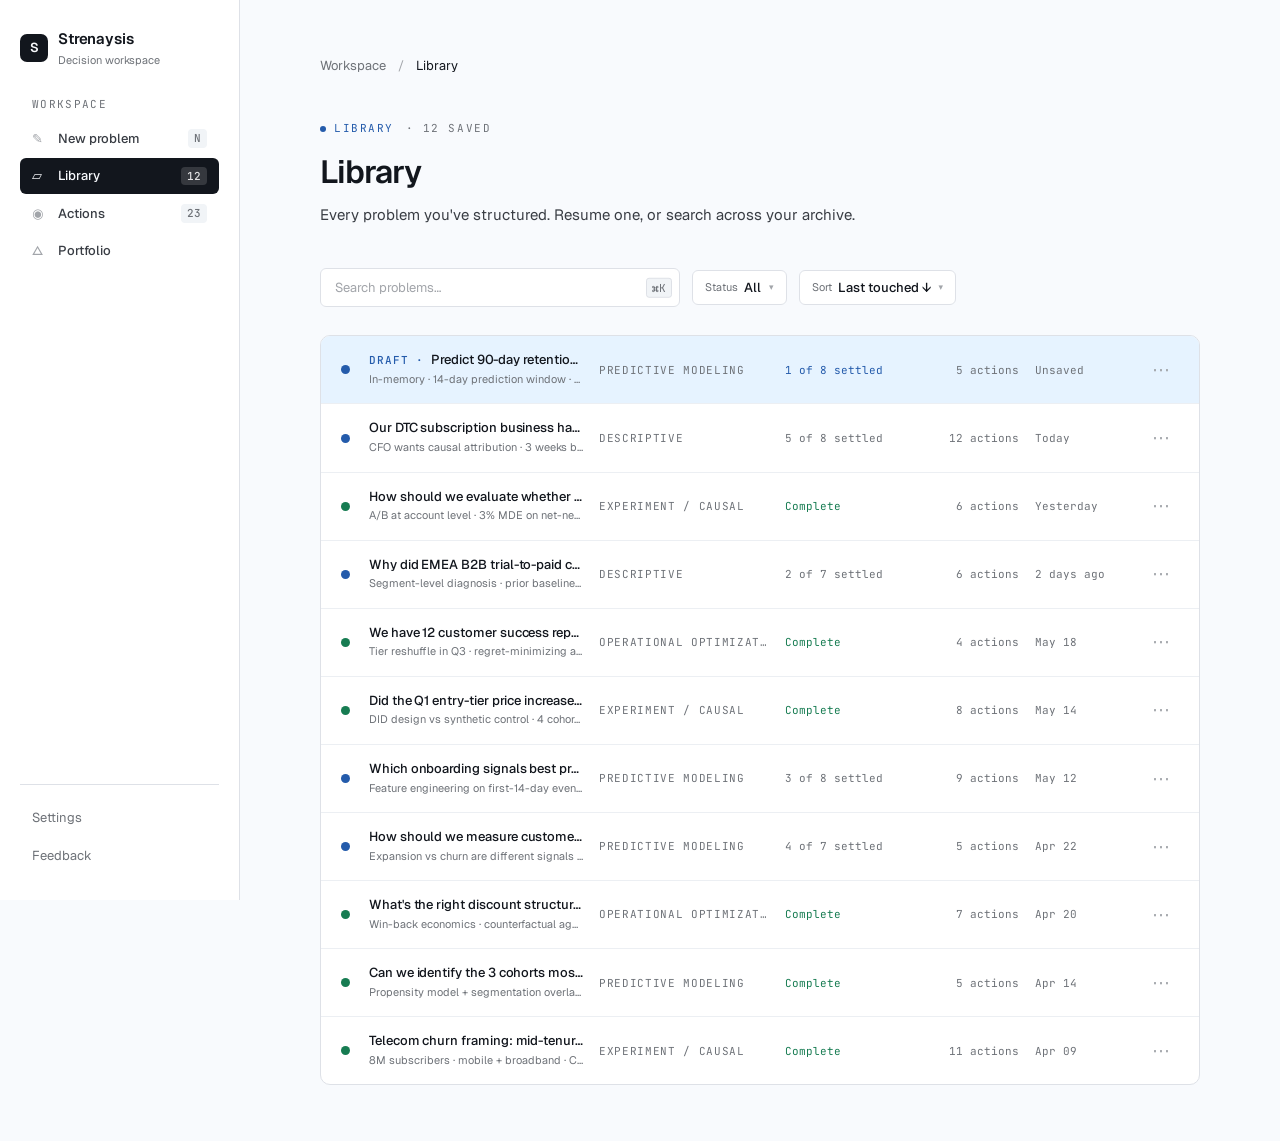
<file: docs/prototypes/library.html>
<!DOCTYPE html>
<html lang="en">
<head>
<meta charset="UTF-8" />
<meta name="viewport" content="width=device-width, initial-scale=1.0" />
<title>Strenaysis — Library</title>
<link rel="preconnect" href="https://fonts.googleapis.com" />
<link rel="preconnect" href="https://fonts.gstatic.com" crossorigin />
<link href="https://fonts.googleapis.com/css2?family=Geist:wght@300;400;500;600;700&family=JetBrains+Mono:wght@400;500&display=swap" rel="stylesheet" />
<link rel="stylesheet" href="_shared.css" />
<style>
  /* ————— Filter bar ————— */
  .filter-bar {
    display: flex;
    align-items: center;
    gap: var(--s-3);
    margin: 0 0 var(--s-6);
    flex-wrap: wrap;
  }

  .search-with-hint {
    position: relative;
    flex: 0 1 360px;
    min-width: 220px;
  }
  .search-with-hint input {
    padding: 9px 60px 9px 14px;
    font-size: var(--text-sm);
    background: var(--surface);
  }
  .search-with-hint input:focus {
    border-color: var(--ink-soft);
  }
  .search-with-hint .kbd-hint {
    position: absolute;
    right: 8px;
    top: 50%;
    transform: translateY(-50%);
    font-family: var(--mono);
    font-size: var(--text-xs);
    color: var(--muted);
    background: var(--surface-2);
    border: 1px solid var(--line);
    padding: 1px 5px;
    border-radius: 3px;
    pointer-events: none;
    font-variant-numeric: tabular-nums;
  }

  .filter-chip-wrap { position: relative; }
  .filter-chip {
    display: inline-flex;
    align-items: center;
    gap: 6px;
    background: var(--surface);
    border: 1px solid var(--line);
    border-radius: var(--radius-sm);
    padding: 7px 12px;
    font-family: inherit;
    font-size: var(--text-sm);
    color: var(--ink);
    cursor: pointer;
    transition: border-color 120ms ease, background 120ms ease;
    white-space: nowrap;
  }
  .filter-chip:hover { border-color: var(--faint); }
  .filter-chip.is-open { border-color: var(--ink-soft); box-shadow: 0 0 0 3px var(--accent-bg); }
  .filter-chip.is-active { border-color: var(--accent); background: var(--accent-bg); color: var(--accent-ink); }
  .filter-chip .fc-label { color: var(--muted); font-size: var(--text-xs); }
  .filter-chip .fc-value { font-weight: var(--w-medium); }
  .filter-chip .fc-caret {
    color: var(--faint);
    font-size: 9px;
    margin-left: 2px;
  }

  .filter-popover {
    position: absolute;
    top: calc(100% + 6px);
    left: 0;
    min-width: 200px;
    background: var(--surface);
    border: 1px solid var(--line);
    border-radius: var(--radius-sm);
    box-shadow: 0 8px 24px oklch(20% 0.015 260 / 0.10);
    padding: 4px;
    z-index: 20;
    display: none;
  }
  .filter-popover.is-open { display: block; }
  .filter-popover-item {
    display: block;
    width: 100%;
    text-align: left;
    padding: 8px 10px;
    font-family: inherit;
    font-size: var(--text-sm);
    color: var(--ink-soft);
    background: transparent;
    border: none;
    cursor: pointer;
    border-radius: 4px;
  }
  .filter-popover-item:hover { background: var(--surface-2); color: var(--ink); }
  .filter-popover-item.is-selected {
    color: var(--accent-ink);
    background: var(--accent-bg);
  }
  .filter-popover-item .fpi-check {
    float: right;
    color: var(--accent);
    font-size: var(--text-xs);
  }

  .filter-spacer { flex: 1; }

  /* Mobile collapse — below 700px, hide chips and show a single Filter button */
  .filter-mobile-button {
    display: none;
    font-family: inherit;
  }
  @media (max-width: 700px) {
    .filter-bar .filter-chip-wrap { display: none; }
    .filter-bar .filter-mobile-button { display: inline-flex; }
    .search-with-hint { flex: 1 1 100%; }
  }

  /* ————— List ————— */
  .list-frame {
    background: var(--surface);
    border: 1px solid var(--line);
    border-radius: var(--radius);
    overflow: hidden;
  }
  .list-row {
    display: grid;
    grid-template-columns: 12px minmax(0, 1fr) 170px 130px 88px 96px 32px;
    gap: var(--s-4);
    align-items: center;
    padding: 16px var(--s-5);
    border-top: 1px solid var(--line-soft);
    text-decoration: none;
    color: inherit;
    cursor: pointer;
    transition: background 120ms ease;
    position: relative;
  }
  .list-row,
  .list-row * {
    text-decoration: none;
  }
  .list-row:first-child { border-top: none; }
  .list-row:hover { background: var(--surface-2); }
  .list-row.is-draft {
    background: var(--accent-bg);
  }
  .list-row.is-draft:hover {
    background: color-mix(in oklch, var(--accent-bg) 70%, var(--surface-2));
  }

  .ld-dot {
    width: 9px; height: 9px;
    border-radius: 50%;
    background: var(--line);
  }
  .list-row.complete .ld-dot { background: var(--success); }
  .list-row.in-progress .ld-dot { background: var(--accent); }
  .list-row.is-draft .ld-dot { background: var(--accent); }

  .ld-title { min-width: 0; }
  .ld-title-main {
    font-size: var(--text-sm);
    font-weight: var(--w-medium);
    color: var(--ink);
    line-height: var(--leading-tight);
    letter-spacing: -0.005em;
    white-space: nowrap;
    overflow: hidden;
    text-overflow: ellipsis;
  }
  .ld-title-sub {
    font-size: var(--text-xs);
    color: var(--muted);
    line-height: var(--leading-normal);
    margin-top: 3px;
    white-space: nowrap;
    overflow: hidden;
    text-overflow: ellipsis;
  }

  .ld-type {
    font-family: var(--mono);
    font-size: var(--text-xs);
    color: var(--muted);
    letter-spacing: 0.06em;
    text-transform: uppercase;
    white-space: nowrap;
    overflow: hidden;
    text-overflow: ellipsis;
    min-width: 0;
  }
  .ld-draft-kicker {
    font-family: var(--mono);
    font-size: var(--text-xs);
    letter-spacing: 0.08em;
    color: var(--accent);
    font-weight: var(--w-medium);
    margin-right: 4px;
  }

  .ld-progress, .ld-actions, .ld-date {
    font-family: var(--mono);
    font-size: var(--text-xs);
    color: var(--muted);
    font-variant-numeric: tabular-nums;
    white-space: nowrap;
  }
  .ld-progress.is-complete { color: var(--success); }
  .ld-progress.is-draft { color: var(--accent); }
  .ld-actions { text-align: right; }

  .ld-menu {
    width: 28px;
    height: 28px;
    display: inline-flex;
    align-items: center;
    justify-content: center;
    border: none;
    background: transparent;
    color: var(--faint);
    border-radius: 4px;
    cursor: pointer;
    font-size: 18px;
    line-height: 1;
    padding: 0;
  }
  .list-row:hover .ld-menu { color: var(--muted); }
  .ld-menu:hover { background: var(--surface); color: var(--ink); }

  /* Mobile collapse — cards instead of grid */
  @media (max-width: 700px) {
    .list-row {
      grid-template-columns: 12px 1fr 28px;
      grid-template-rows: auto auto;
      row-gap: 8px;
    }
    .ld-title { grid-column: 2; grid-row: 1; }
    .ld-menu { grid-column: 3; grid-row: 1; }
    .ld-type, .ld-progress, .ld-actions, .ld-date {
      grid-column: 2 / -1; grid-row: 2;
      display: inline-block;
      margin-right: var(--s-3);
    }
    .ld-actions { text-align: left; }
    .ld-dot { grid-column: 1; grid-row: 1 / -1; align-self: start; margin-top: 4px; }
  }

  /* Eyebrow tweak: tighten the count badge inside the eyebrow */
  .eyebrow .count {
    color: var(--muted);
    font-weight: var(--w-normal);
    margin-left: 4px;
  }

  /* Pull main content area a touch wider since we have a busy filter bar */
  .main {
    max-width: 1120px;
  }
</style>
</head>
<body>

<div class="frame">

  <aside class="side" aria-label="Primary">
    <div class="brand">
      <div class="brand-glyph">S</div>
      <div>
        <div class="brand-name">Strenaysis</div>
        <div class="brand-sub">Decision workspace</div>
      </div>
    </div>

    <div>
      <div class="side-label">Workspace</div>
      <nav class="side-nav">
        <a href="step-1-home.html"><span class="side-ico">&#9998;</span> New problem <span class="badge">N</span></a>
        <a href="library.html" class="on"><span class="side-ico">&#9649;</span> Library <span class="badge">12</span></a>
        <a href="actions.html"><span class="side-ico">&#9673;</span> Actions <span class="badge">23</span></a>
        <a href="#"><span class="side-ico">&#9651;</span> Portfolio</a>
      </nav>
    </div>

    <div class="side-foot">
      <button>Settings</button>
      <button>Feedback</button>
    </div>
  </aside>

  <main class="main">

    <div class="topbar">
      <span class="crumb">Workspace</span>
      <span class="sep">/</span>
      <span class="crumb active">Library</span>
      <span class="spacer"></span>
    </div>

    <p class="eyebrow"><span class="dot"></span> Library <span class="count">· 12 saved</span></p>
    <h1 class="title">Library</h1>
    <p class="lede">Every problem you've structured. Resume one, or search across your archive.</p>

    <!-- Filter bar -->
    <div class="filter-bar" role="toolbar" aria-label="Filter library">
      <div class="search-with-hint">
        <input type="text" placeholder="Search problems…" aria-label="Search problems" />
        <span class="kbd-hint">&#8984;K</span>
      </div>

      <div class="filter-chip-wrap">
        <button class="filter-chip" data-filter="status" aria-haspopup="true" aria-expanded="false">
          <span class="fc-label">Status</span>
          <span class="fc-value">All</span>
          <span class="fc-caret">&#9662;</span>
        </button>
        <div class="filter-popover" role="menu" aria-label="Filter by status">
          <button class="filter-popover-item is-selected" data-value="all">All <span class="fpi-check">&#10003;</span></button>
          <button class="filter-popover-item" data-value="in_progress">In progress</button>
          <button class="filter-popover-item" data-value="complete">Complete</button>
          <button class="filter-popover-item" data-value="drafts">Drafts only</button>
        </div>
      </div>

      <div class="filter-chip-wrap">
        <button class="filter-chip" data-filter="sort" aria-haspopup="true" aria-expanded="false">
          <span class="fc-label">Sort</span>
          <span class="fc-value">Last touched &darr;</span>
          <span class="fc-caret">&#9662;</span>
        </button>
        <div class="filter-popover" role="menu" aria-label="Sort">
          <button class="filter-popover-item is-selected" data-value="touched">Last touched &darr; <span class="fpi-check">&#10003;</span></button>
          <button class="filter-popover-item" data-value="created">Created &darr;</button>
          <button class="filter-popover-item" data-value="title">Title A–Z</button>
          <button class="filter-popover-item" data-value="actions">Most actions</button>
        </div>
      </div>

      <span class="filter-spacer"></span>
      <button class="btn btn-ghost filter-mobile-button">Filter</button>
    </div>

    <!-- List -->
    <div class="list-frame">

      <a class="list-row is-draft draft" href="step-3-buildup.html">
        <span class="ld-dot" aria-hidden="true"></span>
        <div class="ld-title">
          <div class="ld-title-main"><span class="ld-draft-kicker">DRAFT ·</span> Predict 90-day retention from the first 14 days of trial.</div>
          <div class="ld-title-sub">In-memory · 14-day prediction window · CS targets the at-risk segment before they churn</div>
        </div>
        <span class="ld-type">Predictive modeling</span>
        <span class="ld-progress is-draft">1 of 8 settled</span>
        <span class="ld-actions">5 actions</span>
        <span class="ld-date">Unsaved</span>
        <button class="ld-menu" aria-label="Row menu" type="button">&#8943;</button>
      </a>

      <a class="list-row in-progress" href="step-3-buildup.html">
        <span class="ld-dot" aria-hidden="true"></span>
        <div class="ld-title">
          <div class="ld-title-main">Our DTC subscription business has seen a 12% drop in 30-day retention since the new pricing tiers launched in March.</div>
          <div class="ld-title-sub">CFO wants causal attribution · 3 weeks before Q3 planning · pricing team drafting follow-up A/B</div>
        </div>
        <span class="ld-type">Descriptive</span>
        <span class="ld-progress">5 of 8 settled</span>
        <span class="ld-actions">12 actions</span>
        <span class="ld-date">Today</span>
        <button class="ld-menu" aria-label="Row menu" type="button">&#8943;</button>
      </a>

      <a class="list-row complete" href="step-4-summary.html">
        <span class="ld-dot" aria-hidden="true"></span>
        <div class="ld-title">
          <div class="ld-title-main">How should we evaluate whether launching a premium recommendation feature will move subscription revenue?</div>
          <div class="ld-title-sub">A/B at account level · 3% MDE on net-new MRR · pre-registered decision rule</div>
        </div>
        <span class="ld-type">Experiment / causal</span>
        <span class="ld-progress is-complete">Complete</span>
        <span class="ld-actions">6 actions</span>
        <span class="ld-date">Yesterday</span>
        <button class="ld-menu" aria-label="Row menu" type="button">&#8943;</button>
      </a>

      <a class="list-row in-progress" href="step-3-buildup.html">
        <span class="ld-dot" aria-hidden="true"></span>
        <div class="ld-title">
          <div class="ld-title-main">Why did EMEA B2B trial-to-paid conversion drop to 14% in Q1 while SMB stayed flat?</div>
          <div class="ld-title-sub">Segment-level diagnosis · prior baseline ~21% · sales reorg confounds attribution</div>
        </div>
        <span class="ld-type">Descriptive</span>
        <span class="ld-progress">2 of 7 settled</span>
        <span class="ld-actions">6 actions</span>
        <span class="ld-date">2 days ago</span>
        <button class="ld-menu" aria-label="Row menu" type="button">&#8943;</button>
      </a>

      <a class="list-row complete" href="step-4-summary.html">
        <span class="ld-dot" aria-hidden="true"></span>
        <div class="ld-title">
          <div class="ld-title-main">We have 12 customer success reps and 4,000 accounts split across enterprise / mid-market / SMB. How should we re-allocate them?</div>
          <div class="ld-title-sub">Tier reshuffle in Q3 · regret-minimizing allocation · constraint: no hires</div>
        </div>
        <span class="ld-type">Operational optimization</span>
        <span class="ld-progress is-complete">Complete</span>
        <span class="ld-actions">4 actions</span>
        <span class="ld-date">May 18</span>
        <button class="ld-menu" aria-label="Row menu" type="button">&#8943;</button>
      </a>

      <a class="list-row complete" href="step-4-summary.html">
        <span class="ld-dot" aria-hidden="true"></span>
        <div class="ld-title">
          <div class="ld-title-main">Did the Q1 entry-tier price increase cause the churn bump, or was it the renewal-cohort timing?</div>
          <div class="ld-title-sub">DID design vs synthetic control · 4 cohorts compared · final report shipped to finance</div>
        </div>
        <span class="ld-type">Experiment / causal</span>
        <span class="ld-progress is-complete">Complete</span>
        <span class="ld-actions">8 actions</span>
        <span class="ld-date">May 14</span>
        <button class="ld-menu" aria-label="Row menu" type="button">&#8943;</button>
      </a>

      <a class="list-row in-progress" href="step-3-buildup.html">
        <span class="ld-dot" aria-hidden="true"></span>
        <div class="ld-title">
          <div class="ld-title-main">Which onboarding signals best predict whether a self-serve account is still active at day 90?</div>
          <div class="ld-title-sub">Feature engineering on first-14-day events · prior model AUC 0.71 · 50k labeled accounts</div>
        </div>
        <span class="ld-type">Predictive modeling</span>
        <span class="ld-progress">3 of 8 settled</span>
        <span class="ld-actions">9 actions</span>
        <span class="ld-date">May 12</span>
        <button class="ld-menu" aria-label="Row menu" type="button">&#8943;</button>
      </a>

      <a class="list-row in-progress" href="step-3-buildup.html">
        <span class="ld-dot" aria-hidden="true"></span>
        <div class="ld-title">
          <div class="ld-title-main">How should we measure customer health to predict expansion likelihood, not just churn?</div>
          <div class="ld-title-sub">Expansion vs churn are different signals · CS wants leading indicators for QBR prep</div>
        </div>
        <span class="ld-type">Predictive modeling</span>
        <span class="ld-progress">4 of 7 settled</span>
        <span class="ld-actions">5 actions</span>
        <span class="ld-date">Apr 22</span>
        <button class="ld-menu" aria-label="Row menu" type="button">&#8943;</button>
      </a>

      <a class="list-row complete" href="step-4-summary.html">
        <span class="ld-dot" aria-hidden="true"></span>
        <div class="ld-title">
          <div class="ld-title-main">What's the right discount structure to win back churned customers in the SMB tier without cannibalizing renewals?</div>
          <div class="ld-title-sub">Win-back economics · counterfactual against organic returners · price elasticity unknown</div>
        </div>
        <span class="ld-type">Operational optimization</span>
        <span class="ld-progress is-complete">Complete</span>
        <span class="ld-actions">7 actions</span>
        <span class="ld-date">Apr 20</span>
        <button class="ld-menu" aria-label="Row menu" type="button">&#8943;</button>
      </a>

      <a class="list-row complete" href="step-4-summary.html">
        <span class="ld-dot" aria-hidden="true"></span>
        <div class="ld-title">
          <div class="ld-title-main">Can we identify the 3 cohorts most likely to upgrade to the enterprise tier in the next two quarters?</div>
          <div class="ld-title-sub">Propensity model + segmentation overlay · output is a target list for sales · model card included</div>
        </div>
        <span class="ld-type">Predictive modeling</span>
        <span class="ld-progress is-complete">Complete</span>
        <span class="ld-actions">5 actions</span>
        <span class="ld-date">Apr 14</span>
        <button class="ld-menu" aria-label="Row menu" type="button">&#8943;</button>
      </a>

      <a class="list-row complete" href="step-4-summary.html">
        <span class="ld-dot" aria-hidden="true"></span>
        <div class="ld-title">
          <div class="ld-title-main">Telecom churn framing: mid-tenure subscribers are leaving 2–3% faster than last year. Where do we focus?</div>
          <div class="ld-title-sub">8M subscribers · mobile + broadband · CAC rising · competitor bundling aggressive</div>
        </div>
        <span class="ld-type">Experiment / causal</span>
        <span class="ld-progress is-complete">Complete</span>
        <span class="ld-actions">11 actions</span>
        <span class="ld-date">Apr 09</span>
        <button class="ld-menu" aria-label="Row menu" type="button">&#8943;</button>
      </a>

    </div>

  </main>
</div>

<script>
(function () {
  // ————— Filter chip popover toggle —————
  var allChips = document.querySelectorAll('.filter-chip');
  var allPopovers = document.querySelectorAll('.filter-popover');

  function closeAll() {
    allChips.forEach(function (chip) {
      chip.classList.remove('is-open');
      chip.setAttribute('aria-expanded', 'false');
    });
    allPopovers.forEach(function (p) { p.classList.remove('is-open'); });
  }

  allChips.forEach(function (chip) {
    chip.addEventListener('click', function (e) {
      e.stopPropagation();
      var pop = chip.parentElement.querySelector('.filter-popover');
      var wasOpen = pop.classList.contains('is-open');
      closeAll();
      if (!wasOpen) {
        chip.classList.add('is-open');
        chip.setAttribute('aria-expanded', 'true');
        pop.classList.add('is-open');
      }
    });
  });

  // Popover item select: update chip label, mark selected, close
  document.querySelectorAll('.filter-popover').forEach(function (pop) {
    pop.addEventListener('click', function (e) {
      var item = e.target.closest('.filter-popover-item');
      if (!item) return;
      // Update visuals
      pop.querySelectorAll('.filter-popover-item').forEach(function (i) {
        i.classList.remove('is-selected');
        var check = i.querySelector('.fpi-check');
        if (check) check.remove();
      });
      item.classList.add('is-selected');
      var checkEl = document.createElement('span');
      checkEl.className = 'fpi-check';
      checkEl.innerHTML = '&#10003;';
      item.appendChild(checkEl);
      // Update parent chip label
      var chip = pop.parentElement.querySelector('.filter-chip');
      var valueEl = chip.querySelector('.fc-value');
      // Take the text minus the checkmark suffix
      var label = item.textContent.replace('✓', '').trim();
      valueEl.textContent = label;
      // Visual cue: chip is "active" when it's not the default first option
      if (item.parentElement.firstElementChild === item) {
        chip.classList.remove('is-active');
      } else {
        chip.classList.add('is-active');
      }
      closeAll();
    });
  });

  // Close popovers on outside click + Escape
  document.addEventListener('click', closeAll);
  document.addEventListener('keydown', function (e) {
    if (e.key === 'Escape') closeAll();
  });

  // ⌘K to focus search
  var searchInput = document.querySelector('.search-with-hint input');
  document.addEventListener('keydown', function (e) {
    if ((e.metaKey || e.ctrlKey) && e.key.toLowerCase() === 'k') {
      e.preventDefault();
      if (searchInput) searchInput.focus();
    }
  });

  // Row menu click — stop propagation so it doesn't open the framing
  document.querySelectorAll('.ld-menu').forEach(function (btn) {
    btn.addEventListener('click', function (e) {
      e.preventDefault();
      e.stopPropagation();
      // No-op for the mockup — real impl would open a row menu popover
    });
  });
})();
</script>
</body>
</html>
</file>
<file: snapshots/2026-04-11/styles.css>
:root {
  --bg: #f3f6fa;
  --bg-accent: #dfe6ef;
  --card: rgba(252, 253, 255, 0.97);
  --card-strong: #ffffff;
  --panel: #f8fafc;
  --text: #1b2430;
  --muted: #657486;
  --primary: #22577a;
  --primary-dark: #17384f;
  --secondary: #e5edf4;
  --secondary-strong: #cedbe7;
  --warning: #875f12;
  --warning-bg: #f7edd0;
  --warning-border: rgba(135, 95, 18, 0.26);
  --success: #1f7a4c;
  --success-dark: #145233;
  --success-bg: #e4f2e9;
  --success-border: rgba(31, 107, 67, 0.24);
  --border: rgba(39, 61, 82, 0.12);
  --border-strong: rgba(34, 87, 122, 0.24);
  --shadow: 0 18px 48px rgba(24, 45, 66, 0.08);
  --radius-lg: 24px;
  --radius-md: 14px;
  --radius-sm: 10px;
}

* {
  box-sizing: border-box;
}

[hidden] {
  display: none !important;
}

body {
  margin: 0;
  min-height: 100vh;
  font-family: "Segoe UI", "Inter", "Helvetica Neue", Arial, sans-serif;
  color: var(--text);
  background:
    radial-gradient(circle at top left, rgba(238, 244, 250, 0.95), transparent 32%),
    radial-gradient(circle at bottom right, rgba(208, 220, 232, 0.38), transparent 26%),
    linear-gradient(180deg, #f5f8fb, #edf3f8 56%, #e8eef4);
}

.page-shell {
  width: min(1240px, calc(100% - 32px));
  margin: 0 auto;
  padding: 24px 0 48px;
}

.hero {
  padding: 8px 4px 18px;
}

.eyebrow {
  margin: 0 0 8px;
  text-transform: uppercase;
  letter-spacing: 0.12em;
  font-size: 0.72rem;
  font-weight: 700;
  color: var(--primary);
}

.hero h1 {
  margin: 0;
  max-width: 860px;
  font-size: clamp(2rem, 3vw, 3rem);
  line-height: 1.04;
  letter-spacing: -0.035em;
  font-weight: 700;
}

.hero-copy,
.section-copy {
  color: var(--muted);
  max-width: 760px;
  font-size: 0.95rem;
  line-height: 1.55;
}

.app-card {
  background: var(--card);
  border: 1px solid var(--border);
  border-radius: var(--radius-lg);
  box-shadow: var(--shadow);
  overflow: hidden;
  backdrop-filter: blur(10px);
}

.step-panel {
  display: none;
  padding: 28px;
  background:
    linear-gradient(180deg, rgba(255, 255, 255, 0.62), transparent 160px),
    var(--card);
}

.step-panel.active {
  display: block;
  animation: rise-in 360ms ease;
}

.step-panel + .step-panel {
  border-top: 1px solid var(--border);
}

.step-label {
  display: inline-flex;
  align-items: center;
  margin-bottom: 10px;
  padding: 6px 10px;
  border-radius: 999px;
  background: var(--secondary);
  color: var(--primary-dark);
  font-size: 0.76rem;
  font-weight: 600;
  letter-spacing: 0.06em;
  text-transform: uppercase;
}

h2 {
  margin: 0 0 6px;
  font-size: clamp(1.3rem, 1.6vw, 1.7rem);
  letter-spacing: -0.02em;
  line-height: 1.15;
}

.field-label {
  display: block;
  margin: 0 0 8px;
  font-size: 0.86rem;
  font-weight: 600;
  color: var(--primary-dark);
}

textarea,
.node-input {
  width: 100%;
  border: 1px solid var(--border);
  border-radius: var(--radius-md);
  padding: 12px 14px;
  font: inherit;
  font-size: 0.95rem;
  line-height: 1.45;
  color: var(--text);
  background: var(--card-strong);
  transition: border-color 180ms ease, transform 180ms ease;
  overflow: hidden;
  box-shadow: inset 0 1px 0 rgba(255, 255, 255, 0.5);
}

#problem-input,
#roadmap-problem-input,
#problem-details-input,
#roadmap-problem-details-input {
  min-height: 112px;
}

textarea:focus,
.node-input:focus,
.node-why-input:focus,
.node-breakdown-input:focus,
.node-context-input:focus {
  outline: none;
  border-color: var(--border-strong);
  transform: translateY(-1px);
}

button {
  appearance: none;
  border: none;
  cursor: pointer;
  font: inherit;
}

.primary-button,
.secondary-button,
.ghost-button {
  border-radius: 999px;
  padding: 10px 15px;
  font-size: 0.9rem;
  font-weight: 600;
  transition: transform 180ms ease, opacity 180ms ease, background 180ms ease;
}

.primary-button {
  background: var(--primary);
  color: #f6fbff;
}

.primary-button.ready {
  background: linear-gradient(180deg, var(--success), var(--success-dark));
  color: #f7fffa;
}

.primary-button.needs-attention {
  background: linear-gradient(180deg, #87631d, var(--warning));
  color: #fffaf0;
}

.secondary-button {
  background: var(--secondary);
  color: var(--text);
}

.ghost-button {
  background: rgba(255, 255, 255, 0.7);
  color: var(--primary-dark);
  border: 1px solid var(--border);
}

button:hover {
  transform: translateY(-1px);
}

button:disabled {
  opacity: 0.55;
  cursor: wait;
  transform: none;
}

.section-heading {
  display: flex;
  align-items: flex-start;
  justify-content: space-between;
  gap: 12px;
}

.glossary-heading-actions {
  display: flex;
  align-items: center;
  justify-content: flex-end;
  gap: 10px;
  flex-wrap: wrap;
}

.roadmap-confirm-wrap {
  position: sticky;
  top: 10px;
  z-index: 3;
  display: flex;
  justify-content: flex-end;
}

.roadmap-confirm-button {
  min-width: 220px;
  box-shadow: 0 8px 20px rgba(20, 33, 43, 0.1);
}

.status-chip {
  white-space: nowrap;
  padding: 6px 10px;
  border-radius: 999px;
  background: rgba(217, 231, 241, 0.9);
  color: var(--primary-dark);
  font-size: 0.78rem;
  border: 1px solid rgba(31, 79, 114, 0.1);
}

.roadmap-list,
.summary-grid {
  display: grid;
  gap: 14px;
  margin-top: 18px;
}

.roadmap-node,
.summary-card {
  display: grid;
  gap: 12px;
  align-items: start;
  background: linear-gradient(180deg, #ffffff, #f8fbfe);
  border: 1px solid var(--border);
  border-radius: 18px;
  padding: 14px;
}

.roadmap-node {
  grid-template-columns: 52px minmax(0, 1fr) 118px;
}

.node-main {
  display: grid;
  grid-template-columns: repeat(2, minmax(0, 1fr));
  gap: 8px 12px;
}

.node-field-label {
  font-size: 0.72rem;
  letter-spacing: 0.06em;
  text-transform: uppercase;
  color: var(--primary-dark);
  margin-bottom: 0;
  font-weight: 700;
}

.node-main .node-input,
.node-main .node-breakdown-input,
.node-main .node-context-input {
  grid-column: span 2;
}

.node-main .node-why-input {
  grid-column: span 2;
}

.node-why-input {
  min-height: 72px;
  resize: vertical;
}

.node-breakdown-input {
  min-height: 96px;
  resize: vertical;
}

.node-context-input {
  min-height: 72px;
  resize: vertical;
}

.node-context-input.is-complete {
  border-color: var(--success-border);
  background: linear-gradient(180deg, #f7fcf8, var(--success-bg));
  color: var(--success-dark);
  font-weight: 700;
}

.node-context-input.needs-attention {
  border-color: var(--warning-border);
  background: linear-gradient(180deg, #fffdf7, var(--warning-bg));
  color: #65470e;
}

#detail-notes,
#new-node-draft,
#new-node-why-input,
#new-node-context-input {
  min-height: 88px;
}

#new-node-breakdown-input,
.node-breakdown-input {
  min-height: 104px;
}

.node-order {
  width: 42px;
  height: 42px;
  border-radius: 12px;
  display: grid;
  place-items: center;
  background: linear-gradient(180deg, var(--secondary), var(--secondary-strong));
  font-weight: 700;
  font-size: 0.9rem;
  color: var(--primary-dark);
  border: 1px solid rgba(31, 79, 114, 0.12);
}

.roadmap-actions,
.detail-actions {
  display: flex;
  gap: 10px;
  margin-top: 16px;
  flex-wrap: wrap;
}

.action-row {
  display: flex;
  margin-top: 18px;
}

.problem-layout {
  display: grid;
  grid-template-columns: repeat(2, minmax(0, 1fr));
  gap: 14px;
  margin-top: 14px;
}

.editor-card {
  padding: 14px;
  border: 1px solid var(--border);
  border-radius: 18px;
  background: linear-gradient(180deg, rgba(255, 255, 255, 0.9), rgba(246, 249, 252, 0.92));
}

.detail-card-header {
  display: flex;
  align-items: center;
  justify-content: space-between;
  gap: 12px;
  margin-bottom: 10px;
}

.detail-card-header .field-label {
  margin-bottom: 0;
}

.detail-preview {
  min-height: 112px;
  padding: 14px;
  border: 1px dashed var(--border-strong);
  border-radius: 14px;
  background: rgba(255, 255, 255, 0.85);
  color: var(--text);
  font-size: 0.92rem;
  line-height: 1.5;
  white-space: pre-wrap;
}

.detail-preview.has-content {
  display: flex;
  align-items: center;
  justify-content: space-between;
  gap: 16px;
  font-weight: 700;
}

.detail-preview.empty {
  color: var(--muted);
}

.visually-hidden {
  display: none;
}

.glossary-problem-card {
  margin-bottom: 18px;
  padding: 18px;
  border: 1px solid var(--border);
  border-radius: 20px;
  background: linear-gradient(180deg, rgba(251, 253, 255, 0.95), rgba(240, 246, 251, 0.92));
}

.assessment-card {
  display: grid;
  grid-template-columns: 200px minmax(0, 1fr);
  align-items: start;
  gap: 14px;
  margin-bottom: 18px;
  padding: 18px;
  border: 1px solid var(--border);
  border-radius: 20px;
  background: linear-gradient(180deg, rgba(250, 253, 252, 0.98), rgba(239, 246, 243, 0.92));
}

.assessment-type-wrap {
  display: flex;
  flex-direction: column;
  gap: 8px;
}

.assessment-label {
  font-size: 0.72rem;
  letter-spacing: 0.08em;
  text-transform: uppercase;
  color: var(--muted);
  font-weight: 700;
}

.assessment-type-select {
  width: 100%;
  min-height: 44px;
  padding: 10px 12px;
  border-radius: 14px;
  border: 1px solid var(--success-border);
  background: linear-gradient(180deg, var(--success-bg), #eef7f1);
  color: var(--success-dark);
  font: inherit;
  font-size: 0.95rem;
  font-weight: 700;
  cursor: pointer;
  appearance: auto;
}

.assessment-type-select.mismatch {
  border-color: rgba(168, 52, 58, 0.34);
  background: linear-gradient(180deg, #fbe9ea, #fff5f5);
  color: #8a1f28;
}

#assessment-title.mismatch {
  border-color: rgba(168, 52, 58, 0.28);
  background: linear-gradient(180deg, #fff8f8, #fbe9ea);
  color: #7b2129;
}

.assessment-copy {
  display: grid;
  gap: 8px;
}

#assessment-title,
#assessment-recap {
  background: rgba(255, 255, 255, 0.92);
  resize: none;
  overflow: hidden;
}

#assessment-title {
  min-height: 48px;
}

#assessment-recap {
  min-height: 112px;
}

.add-node-card {
  margin-top: 18px;
  padding: 18px;
  border: 1px solid var(--border);
  border-radius: 20px;
  background: linear-gradient(180deg, rgba(251, 253, 255, 0.95), rgba(240, 246, 251, 0.92));
}

.add-node-copy h3,
.new-node-preview h4 {
  margin: 0 0 6px;
}

.new-node-preview {
  margin-top: 14px;
  padding: 16px;
  border-radius: 16px;
  background: var(--card-strong);
  border: 1px dashed rgba(31, 79, 114, 0.28);
}

.preview-label {
  margin-bottom: 6px;
  color: var(--primary);
  font-size: 0.72rem;
  letter-spacing: 0.08em;
  text-transform: uppercase;
}

.new-node-preview p {
  margin: 0 0 10px;
  color: var(--muted);
  line-height: 1.5;
}

.new-node-preview p:last-child {
  margin-bottom: 0;
}

.summary-card h3 {
  margin: 0;
  font-size: 1rem;
  color: var(--primary-dark);
}

.summary-card p {
  margin: 0;
  color: var(--muted);
  font-size: 0.92rem;
  line-height: 1.5;
  white-space: pre-wrap;
}

.modal-shell {
  position: fixed;
  inset: 0;
  z-index: 40;
  display: grid;
  place-items: center;
  padding: 16px;
}

.modal-backdrop {
  position: absolute;
  inset: 0;
  background: rgba(16, 27, 38, 0.44);
  backdrop-filter: blur(5px);
}

.modal-card {
  position: relative;
  z-index: 1;
  width: min(760px, calc(100vw - 24px));
  max-height: min(88vh, 920px);
  display: grid;
  grid-template-rows: auto minmax(0, 1fr) auto;
  overflow: hidden;
  padding: 20px;
  border-radius: 22px;
  border: 1px solid rgba(255, 255, 255, 0.4);
  background: linear-gradient(180deg, rgba(252, 254, 255, 0.98), rgba(242, 247, 251, 0.98));
  box-shadow: 0 24px 56px rgba(11, 24, 35, 0.18);
}

.modal-header {
  display: flex;
  align-items: flex-start;
  justify-content: space-between;
  gap: 12px;
  padding-bottom: 12px;
  border-bottom: 1px solid rgba(31, 79, 114, 0.12);
}

.modal-body {
  overflow: auto;
  padding: 14px 0 0;
}

.modal-footer {
  display: flex;
  justify-content: flex-end;
  gap: 10px;
  padding-top: 14px;
  margin-top: 14px;
  border-top: 1px solid rgba(31, 79, 114, 0.12);
  background: linear-gradient(180deg, rgba(242, 247, 251, 0), rgba(242, 247, 251, 0.98) 28%);
}

#details-modal-input {
  min-height: 300px;
  height: min(48vh, 440px);
  overflow: auto;
  resize: none;
  margin: 0;
}

#node-modal .modal-body {
  padding-right: 6px;
}

#node-modal-name,
#node-modal-why,
#node-modal-breakdown,
#node-modal-context {
  overflow: auto;
  resize: vertical;
}

#node-modal-why {
  min-height: 96px;
  max-height: 180px;
}

#node-modal-breakdown {
  min-height: 180px;
  max-height: 260px;
}

#node-modal-context {
  min-height: 120px;
  max-height: 200px;
}

@keyframes rise-in {
  from {
    opacity: 0;
    transform: translateY(12px);
  }
  to {
    opacity: 1;
    transform: translateY(0);
  }
}

@media (max-width: 820px) {
  .page-shell {
    width: min(100% - 20px, 1000px);
    padding-top: 18px;
  }

  .step-panel {
    padding: 18px;
  }

  .section-heading {
    flex-direction: column;
  }

  .glossary-heading-actions {
    width: 100%;
    justify-content: flex-start;
  }

  .roadmap-confirm-wrap {
    position: static;
    width: 100%;
  }

  .roadmap-confirm-button {
    width: 100%;
  }

  .roadmap-node {
    grid-template-columns: 1fr;
  }

  .node-order {
    width: 40px;
    height: 40px;
  }

  .node-main {
    grid-template-columns: 1fr;
  }

  .node-main .node-input,
  .node-main .node-breakdown-input,
  .node-main .node-context-input,
  .node-main .node-why-input {
    grid-column: auto;
  }

  .node-controls {
    grid-template-columns: repeat(3, minmax(0, 1fr));
  }

  .problem-layout {
    grid-template-columns: 1fr;
  }

  .assessment-card {
    grid-template-columns: 1fr;
  }

  .detail-card-header,
  .modal-header {
    flex-direction: column;
    align-items: stretch;
  }
}

.node-controls {
  display: grid;
  gap: 10px;
  align-self: stretch;
}

.node-controls .ghost-button {
  width: 100%;
}

.roadmap-toolbar {
  display: flex;
  justify-content: flex-end;
  gap: 10px;
  margin: 12px 0 6px;
  align-items: center;
}

.delete-sequence-zone {
  min-width: 148px;
  min-height: 40px;
  display: inline-flex;
  align-items: center;
  justify-content: center;
  padding: 8px 14px;
  border-radius: 999px;
  border: 1px dashed rgba(168, 52, 58, 0.35);
  background: rgba(251, 237, 238, 0.75);
  color: #8a1f28;
  font-size: 0.82rem;
  font-weight: 700;
  white-space: nowrap;
}

.delete-sequence-zone.is-active {
  background: rgba(248, 219, 222, 0.96);
  border-style: solid;
}

.roadmap-list {
  display: grid;
  grid-template-columns: repeat(3, 196px);
  justify-content: center;
  column-gap: 44px;
  row-gap: 32px;
  overflow-x: auto;
  overflow-y: visible;
  padding: 10px 10px 22px;
}

.roadmap-list .roadmap-node {
  display: flex;
  width: 100%;
  position: relative;
}

.roadmap-list .roadmap-node.connector-right::after {
  content: "";
  position: absolute;
  top: 84px;
  left: 100%;
  width: 44px;
  height: 2px;
  background: rgba(34, 87, 122, 0.34);
}

.roadmap-list .roadmap-node.connector-right::before {
  content: "";
  position: absolute;
  top: 79px;
  left: calc(100% + 44px);
  border-top: 6px solid transparent;
  border-bottom: 6px solid transparent;
  border-left: 8px solid rgba(34, 87, 122, 0.42);
}

.roadmap-list .roadmap-node.connector-left::after {
  content: "";
  position: absolute;
  top: 84px;
  right: 100%;
  width: 44px;
  height: 2px;
  background: rgba(34, 87, 122, 0.34);
}

.roadmap-list .roadmap-node.connector-left::before {
  content: "";
  position: absolute;
  top: 79px;
  right: calc(100% + 44px);
  border-top: 6px solid transparent;
  border-bottom: 6px solid transparent;
  border-right: 8px solid rgba(34, 87, 122, 0.42);
}

.roadmap-list .roadmap-node.connector-down::after {
  content: "";
  position: absolute;
  left: 50%;
  top: 100%;
  width: 2px;
  height: 32px;
  transform: translateX(-50%);
  background: rgba(34, 87, 122, 0.34);
}

.roadmap-list .roadmap-node.connector-down::before {
  content: "";
  position: absolute;
  left: 50%;
  top: calc(100% + 32px);
  transform: translateX(-50%);
  border-left: 6px solid transparent;
  border-right: 6px solid transparent;
  border-top: 8px solid rgba(34, 87, 122, 0.42);
}

.roadmap-node-shell {
  position: relative;
  width: 100%;
  height: 148px;
  display: grid;
  grid-template-rows: auto auto 1fr;
  gap: 8px;
  padding: 12px 12px 10px;
  background: transparent;
  box-shadow: none;
  overflow: hidden;
  cursor: pointer;
}

.roadmap-node-shell.is-complete {
  color: var(--success-dark);
}

.roadmap-node-shell.needs-attention {
  color: #7a5312;
}

.roadmap-node-shell::before {
  content: "";
  position: absolute;
  inset: 0;
  background: linear-gradient(180deg, #ffffff, #f8fbfe);
  border: 1px solid var(--border);
  border-radius: 22px;
  box-shadow: 0 8px 18px rgba(21, 37, 53, 0.06);
}

.roadmap-node-shell.is-complete::before {
  border-color: var(--success-border);
  background: linear-gradient(180deg, #ffffff, #f2faf5);
}

.roadmap-node-shell.needs-attention::before {
  border-color: var(--warning-border);
  background: linear-gradient(180deg, #fffefb, #fbf6ea);
}

.roadmap-node-shell::after {
  display: none;
}

.roadmap-node-topline {
  display: grid;
  position: relative;
  z-index: 1;
  grid-template-columns: 42px minmax(0, 1fr);
  align-items: center;
  gap: 8px;
  padding-top: 2px;
}

.node-summary {
  display: grid;
  gap: 6px;
  min-width: 0;
}

.node-title-row {
  display: flex;
  align-items: flex-start;
  gap: 6px;
  flex-direction: column;
}

.node-title-text {
  margin: 0;
  font-size: 0.86rem;
  line-height: 1.1;
  color: var(--primary-dark);
  max-width: 8ch;
}

.node-state-chip {
  display: inline-flex;
  align-items: center;
  min-height: 22px;
  padding: 4px 10px;
  border-radius: 999px;
  font-size: 0.64rem;
  font-weight: 700;
  letter-spacing: 0.05em;
  text-transform: uppercase;
  width: max-content;
  max-width: 100%;
  white-space: nowrap;
}

.node-state-chip.is-complete {
  background: var(--success-bg);
  color: var(--success-dark);
}

.node-state-chip.needs-attention {
  background: var(--warning-bg);
  color: #7a5312;
}

.node-header-actions {
  position: relative;
  z-index: 1;
  display: flex;
  justify-content: flex-start;
  align-items: start;
  margin-top: auto;
}

.open-node {
  min-width: 84px;
  background: rgba(255, 255, 255, 0.92);
  padding: 8px 10px;
}

.node-order {
  width: 42px;
  height: 42px;
  border-radius: 14px;
}

.roadmap-list .roadmap-node.is-draggable {
  cursor: grab;
}

.roadmap-list .roadmap-node.is-dragging {
  opacity: 0.55;
}

.roadmap-list .roadmap-node.drag-target .roadmap-node-shell {
  border-color: var(--primary);
  box-shadow: 0 0 0 2px rgba(34, 87, 122, 0.14);
}

.roadmap-list .node-controls {
  grid-template-columns: repeat(3, minmax(0, 1fr));
}

@media (max-width: 820px) {
  .roadmap-toolbar {
    justify-content: flex-start;
    flex-wrap: wrap;
  }

  .roadmap-list {
    grid-template-columns: repeat(2, minmax(0, 176px));
    gap: 16px 12px;
  }

  .roadmap-list .roadmap-node::after,
  .roadmap-list .roadmap-node::before {
    display: none;
  }

  .roadmap-node-shell {
    width: 100%;
    height: 144px;
  }

  .roadmap-node-topline {
    grid-template-columns: 40px minmax(0, 1fr);
  }

  .node-header-actions {
    justify-content: center;
  }
}
</file>
<file: docs/prototypes/_shared.css>
/* Strenaysis — shared design tokens + core components */

:root {
  --bg:         oklch(98.5% 0.004 250);
  --surface:    oklch(100% 0 0);
  --surface-2:  oklch(96.5% 0.005 250);
  --ink:        oklch(20% 0.015 260);
  --ink-soft:   oklch(36% 0.012 260);
  --muted:      oklch(55% 0.01 260);
  --faint:      oklch(72% 0.008 260);
  --line:       oklch(91% 0.008 260);
  --line-soft:  oklch(95% 0.006 260);
  --accent:     oklch(48% 0.14 258);
  --accent-ink: oklch(38% 0.15 258);
  --accent-bg:  oklch(96% 0.03 258);
  --success:    oklch(52% 0.11 160);
  --warning:    oklch(62% 0.13 60);
  --warning-bg: oklch(96% 0.04 75);

  --sans: "Geist", ui-sans-serif, system-ui, -apple-system, sans-serif;
  --mono: "JetBrains Mono", ui-monospace, SFMono-Regular, Menlo, monospace;

  /* Type scale — 6 stops, ~1.25 ratio */
  --text-xs:  0.6875rem;  /* 11px — labels, captions, mono tags */
  --text-sm:  0.8125rem;  /* 13px — secondary text, descriptions */
  --text-base: 0.9375rem; /* 15px — body copy */
  --text-lg:  1.0625rem;  /* 17px — composer, exec summary */
  --text-xl:  1.25rem;    /* 20px — section headings */
  --text-2xl: 2rem;       /* 32px — page title */

  /* Line heights */
  --leading-tight: 1.2;   /* headings, compact UI */
  --leading-normal: 1.5;  /* body, general UI */
  --leading-relaxed: 1.65; /* reading passages, long-form */

  /* Weights */
  --w-normal: 400;
  --w-medium: 500;
  --w-semibold: 600;

  --s-1: 4px;  --s-2: 8px;  --s-3: 12px; --s-4: 16px;
  --s-5: 20px; --s-6: 28px; --s-7: 40px; --s-8: 56px; --s-9: 80px;

  --radius: 10px;
  --radius-sm: 6px;
}

* { box-sizing: border-box; }
html, body { margin: 0; }

body {
  background: var(--bg);
  color: var(--ink);
  font-family: var(--sans);
  font-size: var(--text-base);
  line-height: var(--leading-normal);
  -webkit-font-smoothing: antialiased;
  font-feature-settings: "ss01", "cv11";
}

::selection { background: var(--accent-bg); color: var(--accent-ink); }

button { font: inherit; cursor: pointer; }
a { color: inherit; }

/* ————— App frame ————— */
.frame { display: grid; grid-template-columns: 240px 1fr; min-height: 100vh; }

.side {
  border-right: 1px solid var(--line);
  padding: var(--s-6) var(--s-5);
  display: flex; flex-direction: column; gap: var(--s-6);
  background: var(--surface);
  position: sticky; top: 0; height: 100vh;
}
.brand { display: flex; align-items: center; gap: 10px; }
.brand-glyph {
  width: 28px; height: 28px; border-radius: 7px;
  background: var(--ink); color: var(--bg);
  display: grid; place-items: center;
  font-weight: var(--w-semibold); font-size: var(--text-sm); letter-spacing: -0.02em;
}
.brand-name { font-weight: var(--w-semibold); font-size: var(--text-base); letter-spacing: -0.01em; }
.brand-sub { font-size: var(--text-xs); color: var(--muted); margin-top: 1px; }

.side-label {
  font-family: var(--mono);
  font-size: var(--text-xs); letter-spacing: 0.12em; text-transform: uppercase;
  color: var(--muted); padding: 0 var(--s-3); margin-bottom: var(--s-2);
}

.side-nav { display: flex; flex-direction: column; gap: 2px; }
.side-nav a {
  display: flex; align-items: center; gap: 10px;
  padding: 8px var(--s-3);
  border-radius: var(--radius-sm);
  color: var(--ink-soft); text-decoration: none;
  font-size: var(--text-sm); font-weight: var(--w-medium);
}
.side-nav a:hover { background: var(--surface-2); color: var(--ink); }
.side-nav a.on { background: var(--ink); color: var(--bg); }
.side-nav a.on .side-ico { color: var(--bg); }
.side-nav a .side-ico { color: var(--faint); width: 16px; display: inline-block; }
.side-nav a .badge {
  margin-left: auto;
  font-family: var(--mono); font-size: var(--text-xs);
  color: var(--muted); background: var(--surface-2);
  padding: 1px 6px; border-radius: 4px;
  font-variant-numeric: tabular-nums;
}
.side-nav a.on .badge { background: rgba(255,255,255,0.15); color: rgba(255,255,255,0.85); }

.side-steps { display: flex; flex-direction: column; gap: 0; }
.side-step {
  display: grid;
  grid-template-columns: 18px 1fr auto;
  align-items: center; gap: 10px;
  padding: 8px var(--s-3);
  border-radius: var(--radius-sm);
  color: var(--ink-soft);
  text-decoration: none;
  font-size: var(--text-sm); font-weight: var(--w-medium);
  position: relative;
}
.side-step:hover { background: var(--surface-2); color: var(--ink); }
.side-step .snum {
  width: 18px; height: 18px; border-radius: 50%;
  font-family: var(--mono); font-size: var(--text-xs);
  display: grid; place-items: center;
  border: 1px solid var(--line);
  color: var(--muted); background: var(--surface);
  font-variant-numeric: tabular-nums;
}
.side-step.done .snum { background: var(--ink); color: var(--bg); border-color: var(--ink); }
.side-step.on { background: var(--accent-bg); color: var(--accent-ink); }
.side-step.on .snum { background: var(--accent); color: var(--bg); border-color: var(--accent); }
.side-step .scheck { font-size: var(--text-xs); color: var(--success); }

.side-foot {
  margin-top: auto;
  padding-top: var(--s-4);
  border-top: 1px solid var(--line);
  display: flex; flex-direction: column; gap: 4px;
}
.side-foot button {
  background: transparent; border: none;
  padding: 7px var(--s-3);
  text-align: left; font-size: var(--text-sm);
  color: var(--muted); border-radius: var(--radius-sm);
}
.side-foot button:hover { background: var(--surface-2); color: var(--ink); }

/* ————— Main ————— */
.main { padding: var(--s-8) var(--s-9); max-width: 960px; width: 100%; margin: 0 auto; }

.topbar {
  display: flex; align-items: center; gap: var(--s-3);
  font-size: var(--text-sm); color: var(--muted);
  margin-bottom: var(--s-7);
}
.topbar .crumb { color: var(--muted); }
.topbar .crumb.active { color: var(--ink); }
.topbar .sep { color: var(--faint); }
.topbar .spacer { flex: 1; }
.topbar .k { font-family: var(--mono); font-size: var(--text-xs); color: var(--muted); }
.topbar kbd {
  font-family: var(--mono); font-size: var(--text-xs);
  background: var(--surface); border: 1px solid var(--line);
  border-bottom-width: 2px; padding: 1px 6px;
  border-radius: 4px; color: var(--ink-soft);
}

/* Hero */
.eyebrow {
  font-family: var(--mono);
  font-size: var(--text-xs); letter-spacing: 0.14em; text-transform: uppercase;
  color: var(--accent);
  margin: 0 0 var(--s-4);
  display: inline-flex; align-items: center; gap: 8px;
  font-variant-numeric: tabular-nums;
}
.eyebrow .dot { width: 6px; height: 6px; border-radius: 50%; background: var(--accent); }

h1.title {
  font-weight: var(--w-semibold); font-size: var(--text-2xl); line-height: var(--leading-tight);
  letter-spacing: -0.022em;
  margin: 0 0 var(--s-3);
  max-width: 26ch;
}
p.lede {
  font-size: var(--text-base); line-height: var(--leading-relaxed);
  color: var(--ink-soft);
  margin: 0 0 var(--s-7);
  max-width: 62ch; font-weight: var(--w-normal);
}

/* Buttons */
.btn {
  display: inline-flex; align-items: center; gap: 8px;
  font-size: var(--text-sm); font-weight: var(--w-medium);
  padding: 9px 16px;
  border-radius: var(--radius-sm);
  border: 1px solid var(--line);
  background: var(--surface); color: var(--ink);
  transition: background 120ms ease, border-color 120ms ease, color 120ms ease;
  white-space: nowrap;
}
.btn:hover { background: var(--surface-2); border-color: var(--faint); }
.btn:disabled { opacity: 0.5; cursor: not-allowed; }
.btn-primary { background: var(--ink); color: var(--bg); border-color: var(--ink); }
.btn-primary:hover { background: var(--accent); border-color: var(--accent); color: var(--bg); }
.btn-primary:disabled { background: var(--faint); border-color: var(--faint); }
.btn-ghost { background: transparent; border-color: transparent; color: var(--muted); padding: 9px 10px; }
.btn-ghost:hover { color: var(--ink); background: var(--surface-2); }
.btn-danger { color: oklch(48% 0.14 25); }
.btn-danger:hover { background: oklch(96% 0.03 25); border-color: oklch(48% 0.14 25); }
.btn .kbd {
  font-family: var(--mono); font-size: var(--text-xs);
  background: rgba(255,255,255,0.16); padding: 1px 5px;
  border-radius: 3px; color: rgba(255,255,255,0.88);
}

/* Panels */
.panel {
  background: var(--surface);
  border: 1px solid var(--line);
  border-radius: var(--radius);
  padding: var(--s-6);
}
.panel-title {
  display: flex; align-items: center; gap: 10px;
  font-size: var(--text-sm); font-weight: var(--w-medium); color: var(--ink);
  margin: 0 0 var(--s-3);
}
.panel-title .tag {
  font-family: var(--mono);
  font-size: var(--text-xs); font-weight: var(--w-medium); letter-spacing: 0.04em;
  color: var(--accent); background: var(--accent-bg);
  padding: 2px 7px; border-radius: 4px;
}
.panel-title .spacer { flex: 1; }
.panel-sub { font-size: var(--text-sm); color: var(--muted); margin: 0 0 var(--s-4); }

/* Form elements */
textarea, input[type="text"], select {
  font: inherit;
  font-size: var(--text-base);
  line-height: var(--leading-normal);
  color: var(--ink);
  background: transparent;
  border: 1px solid var(--line);
  border-radius: var(--radius-sm);
  padding: 10px 12px;
  width: 100%;
  outline: none;
  transition: border-color 120ms ease, box-shadow 120ms ease;
}
textarea { resize: vertical; min-height: 72px; font-size: var(--text-base); }
textarea::placeholder, input::placeholder { color: var(--faint); }
textarea:focus, input:focus, select:focus {
  border-color: var(--ink-soft);
  box-shadow: 0 0 0 3px var(--accent-bg);
}

.field-label {
  display: block;
  font-family: var(--mono);
  font-size: var(--text-xs);
  letter-spacing: 0.12em;
  text-transform: uppercase;
  color: var(--muted);
  margin-bottom: 6px;
}

/* Utility bits */
.stack > * + * { margin-top: var(--s-4); }
.row { display: flex; align-items: center; gap: var(--s-3); flex-wrap: wrap; }
.row .spacer { flex: 1; }

.chip {
  font-family: var(--mono);
  font-size: var(--text-xs); letter-spacing: 0.04em;
  color: var(--muted); background: var(--surface-2);
  padding: 3px 8px; border-radius: 4px;
  display: inline-flex; align-items: center; gap: 6px;
  font-variant-numeric: tabular-nums;
}
.chip .dot { width: 6px; height: 6px; border-radius: 50%; background: var(--faint); }
.chip.ok .dot { background: var(--success); }
.chip.active .dot { background: var(--accent); }
.chip.warn .dot { background: var(--warning); }

/* Focus */
:focus-visible { outline: 2px solid var(--accent); outline-offset: 2px; border-radius: 4px; }

/* ————— Field states ————— */
.field-error {
  border-color: oklch(48% 0.14 25) !important;
  box-shadow: 0 0 0 3px oklch(96% 0.03 25) !important;
}
.field-error-msg {
  display: flex;
  align-items: baseline;
  gap: 6px;
  margin-top: 6px;
  font-size: var(--text-xs);
  color: oklch(40% 0.13 25);
  font-family: var(--mono);
  line-height: var(--leading-normal);
}
.field-error-msg::before {
  content: "!";
  font-weight: var(--w-semibold);
  font-size: 0.625rem;
  width: 14px;
  height: 14px;
  border-radius: 50%;
  background: oklch(48% 0.14 25);
  color: #fff;
  display: inline-flex;
  align-items: center;
  justify-content: center;
  flex-shrink: 0;
  margin-top: 1px;
}
.field-hint {
  margin-top: 5px;
  font-size: var(--text-xs);
  color: var(--muted);
  line-height: var(--leading-normal);
}
.field-hint.warn { color: oklch(50% 0.12 60); }

/* Disabled button — clear signal, not invisible */
.btn:disabled {
  opacity: 0.42;
  cursor: not-allowed;
}

@media (max-width: 960px) {
  .frame { grid-template-columns: 1fr; }
  .side { position: static; height: auto; border-right: none; border-bottom: 1px solid var(--line); }
  .main { padding: var(--s-6); }
  h1.title { font-size: 1.625rem; }
}

@media (prefers-reduced-motion: reduce) {
  * { transition: none !important; animation: none !important; }
}
</file>
